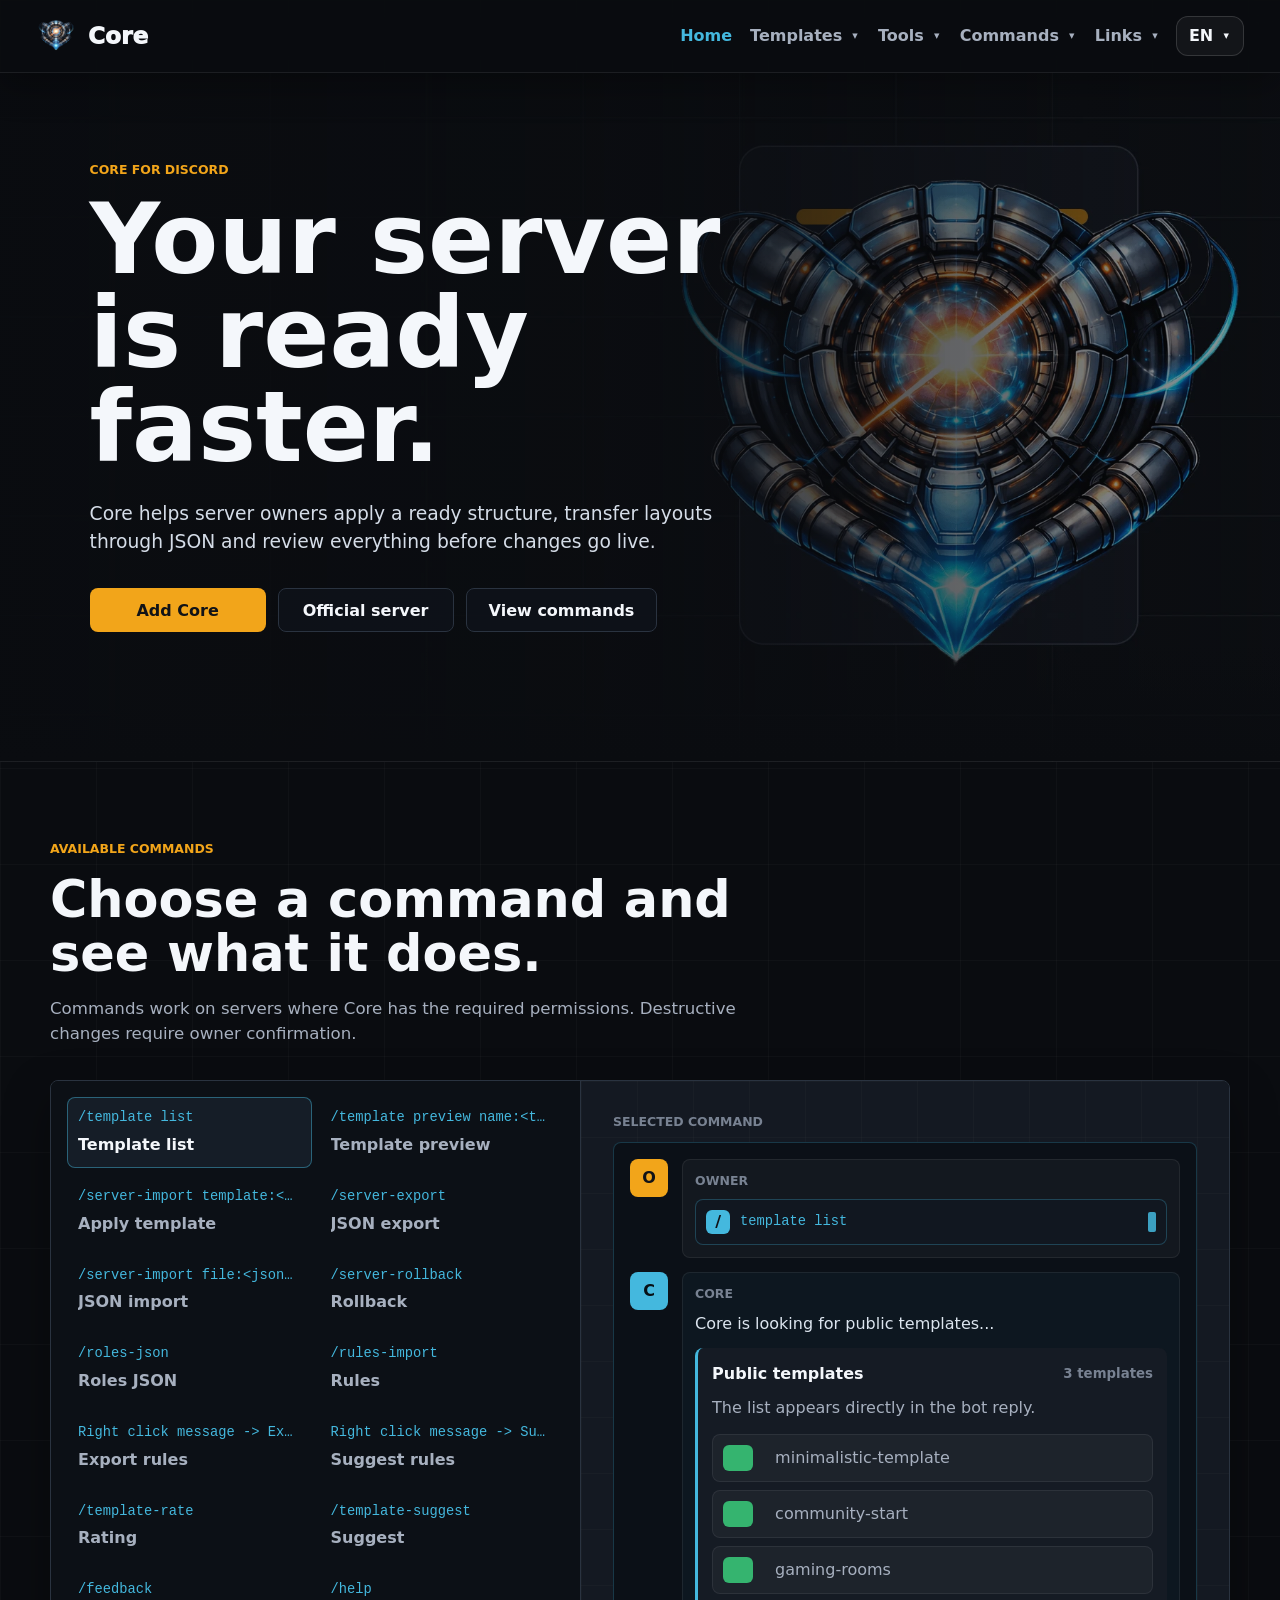
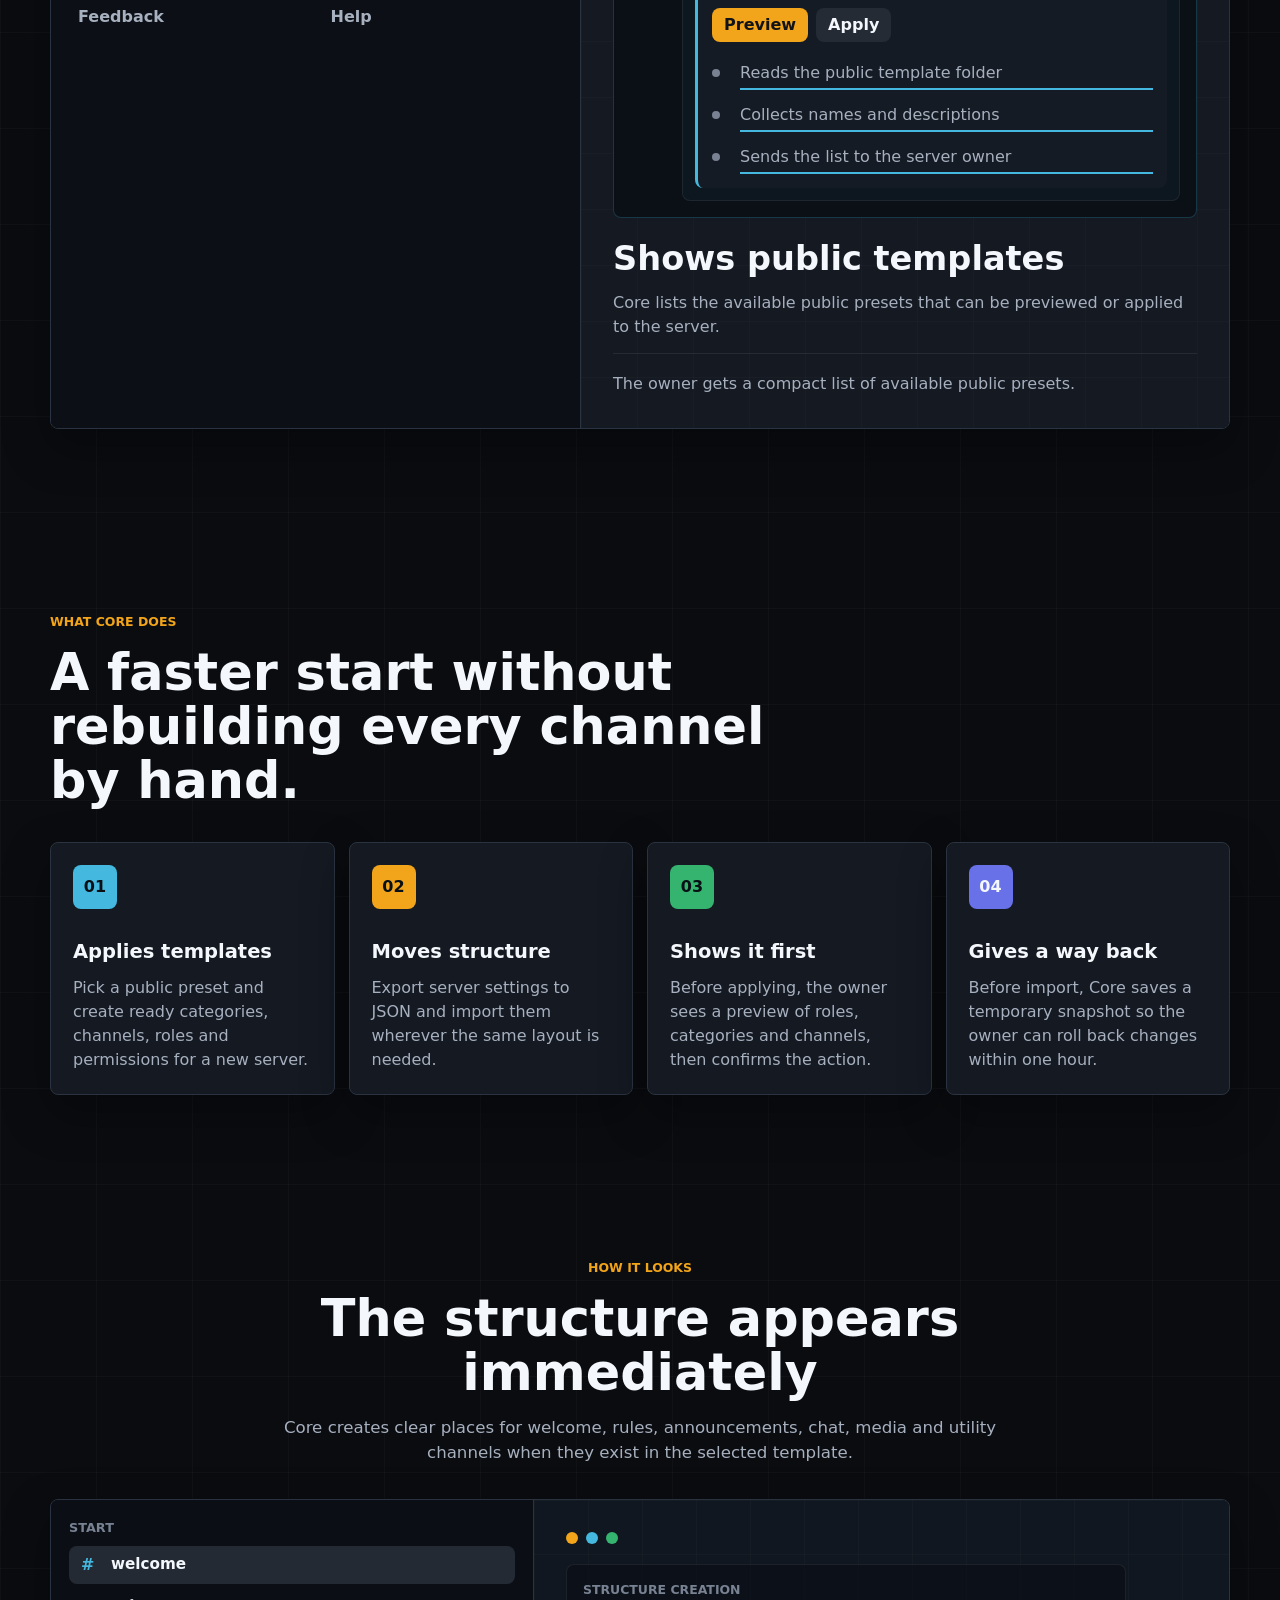
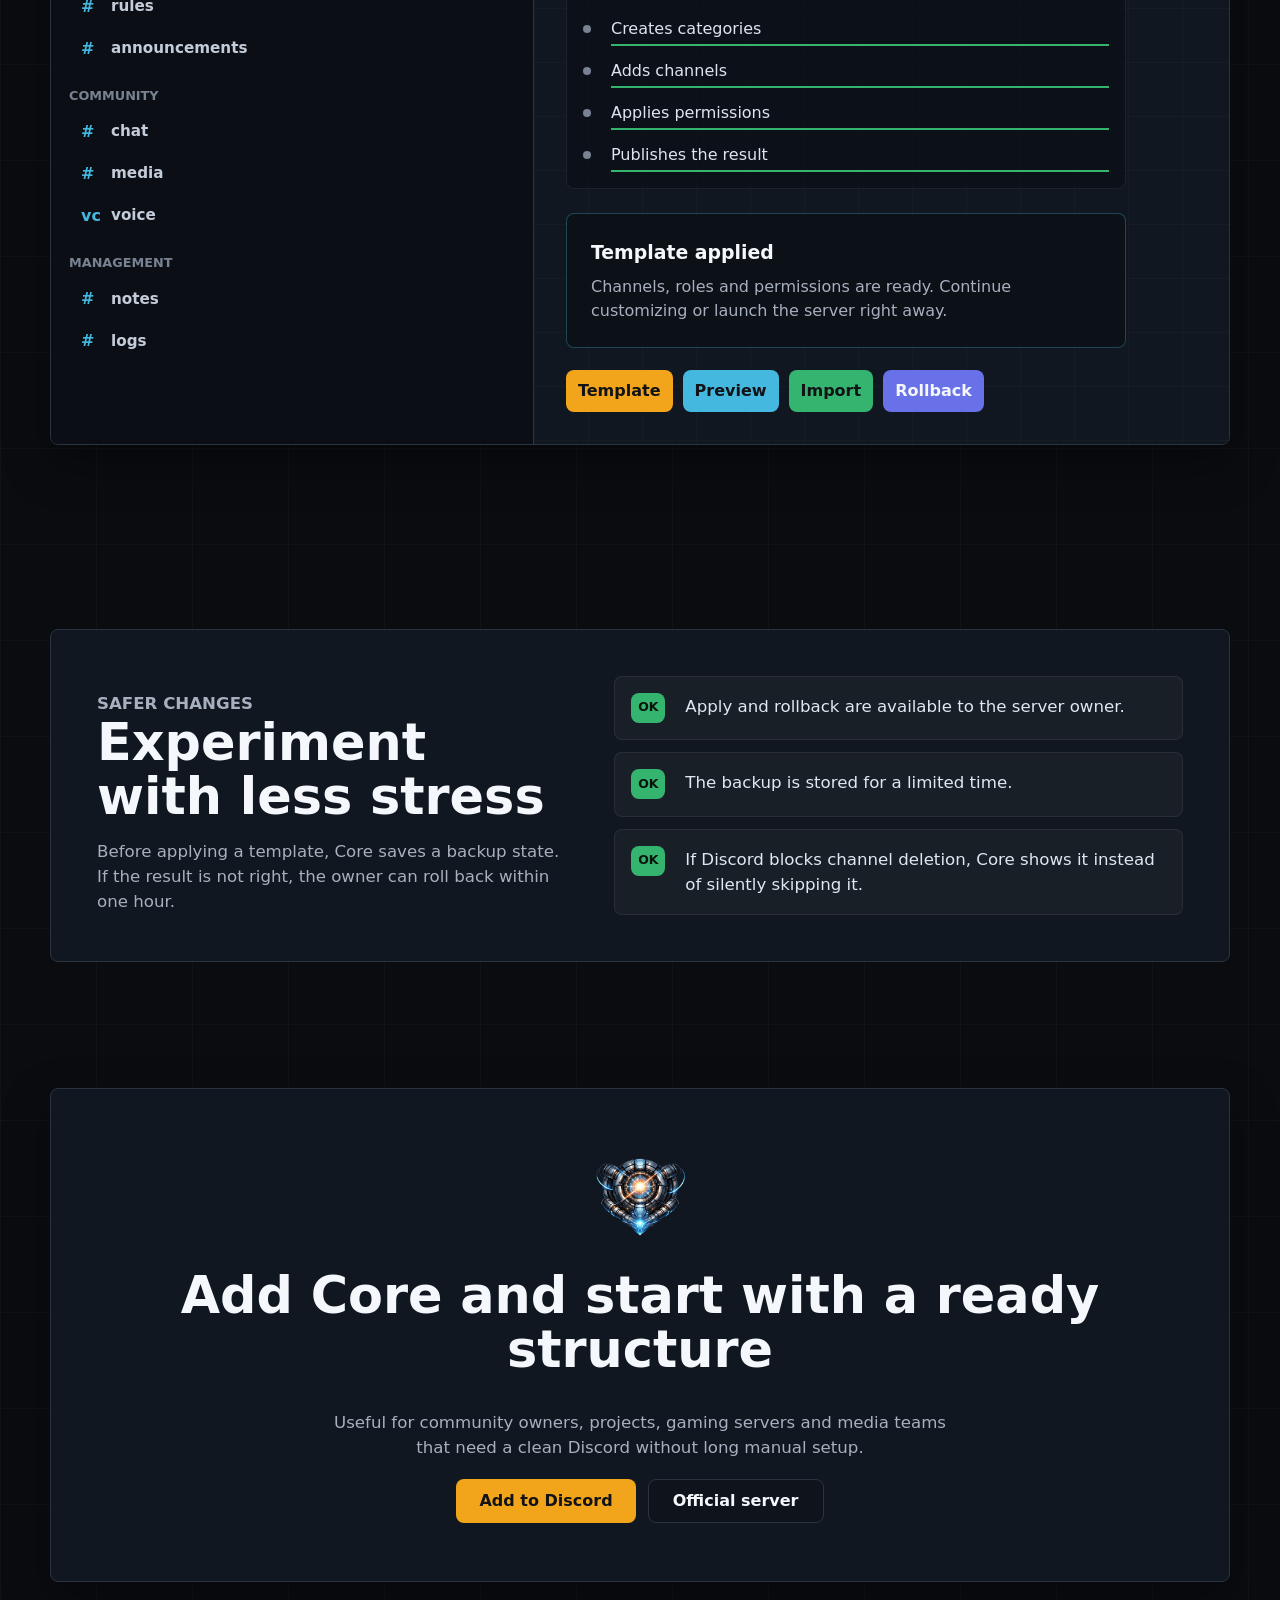
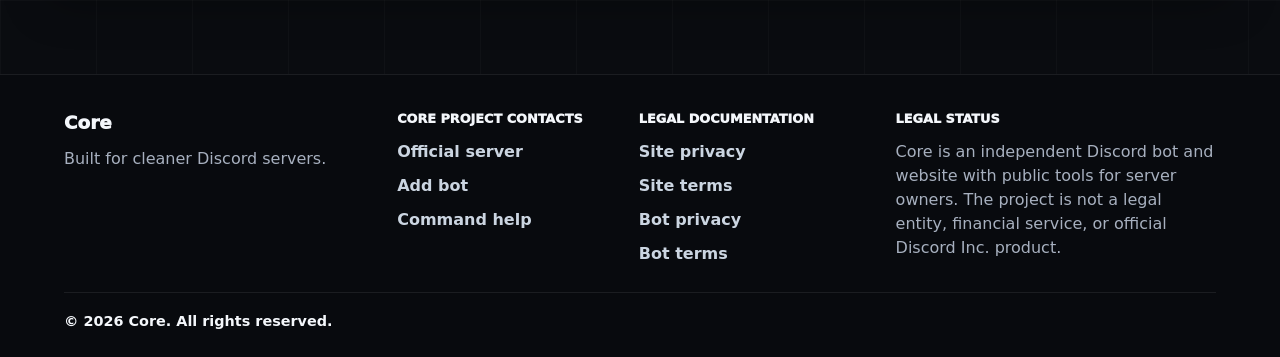
<file: index.html>
<!doctype html>
<html lang="ru">
  <head>
    <meta charset="utf-8">
    <meta name="viewport" content="width=device-width, initial-scale=1">
    <title>Core - Discord server builder</title>
    <meta name="description" content="Core helps Discord server owners use public templates, import and export server layouts, preview changes and roll back safely.">
    <meta name="theme-color" content="#0c0e12">
    <meta property="og:title" content="Core - Discord server builder">
    <meta property="og:description" content="Public Discord templates, server layout import/export, preview and one-hour rollback.">
    <meta property="og:image" content="assets/hero-core.webp">
    <meta property="og:type" content="website">
    <link rel="icon" href="assets/favicon.png">
    <link rel="stylesheet" href="assets/styles.css">
  </head>
  <body>
    <header class="navbar">
      <div class="navbar-container">
        <a class="logo-section" href="#top" aria-label="Core">
          <img src="assets/core-mark.png" alt="" class="navbar-avatar" width="40" height="40">
          <span class="logo">Core</span>
        </a>

        <button class="menu-toggle" type="button" data-menu-toggle aria-label="Open navigation" aria-controls="core-nav-menu" aria-expanded="false">
          <span></span>
          <span></span>
          <span></span>
        </button>

        <ul class="nav-menu" id="core-nav-menu" data-nav-menu>
          <li class="menu-back-item">
            <button class="menu-back-btn" type="button" data-menu-close>
              <span aria-hidden="true">←</span>
              <span data-i18n="nav.back">Назад</span>
            </button>
          </li>
          <li class="nav-item">
            <a class="nav-link is-active" href="#top" data-i18n="nav.home">Главная</a>
          </li>
          <li class="nav-item has-dropdown">
            <button class="dropdown-toggle" type="button" aria-expanded="false">
              <span data-i18n="nav.templates">Шаблоны</span>
              <span class="dropdown-arrow" aria-hidden="true">▾</span>
            </button>
            <ul class="dropdown-menu">
              <li><a class="dropdown-link" href="templates/" data-i18n="nav.catalog">Каталог</a></li>
              <li><a class="dropdown-link" href="templates/" data-i18n="templates.groupServers">Серверные шаблоны</a></li>
              <li><a class="dropdown-link" href="templates/" data-i18n="templates.groupRoles">Ролевые шаблоны</a></li>
              <li><a class="dropdown-link" href="templates/" data-i18n="templates.groupRules">Шаблоны правил</a></li>
            </ul>
          </li>
          <li class="nav-item has-dropdown">
            <button class="dropdown-toggle" type="button" aria-expanded="false">
              <span data-i18n="nav.tools">Инструменты</span>
              <span class="dropdown-arrow" aria-hidden="true">▾</span>
            </button>
            <ul class="dropdown-menu">
              <li><a class="dropdown-link" href="symbols/" data-i18n="nav.symbols">Символы</a></li>
              <li><a class="dropdown-link" href="emoji/" data-i18n="nav.emoji">Emoji</a></li>
              <li><a class="dropdown-link" href="webhooks/" data-i18n="nav.webhooks">Вебхуки</a></li>
            </ul>
          </li>
          <li class="nav-item has-dropdown">
            <button class="dropdown-toggle" type="button" aria-expanded="false">
              <span data-i18n="nav.commands">Команды</span>
              <span class="dropdown-arrow" aria-hidden="true">▾</span>
            </button>
            <ul class="dropdown-menu">
              <li><a class="dropdown-link" href="commands/" data-i18n="nav.help">Справка</a></li>
              <li><a class="dropdown-link" href="#commands" data-i18n="nav.commands">Команды</a></li>
              <li><a class="dropdown-link" href="#benefits" data-i18n="nav.benefits">Возможности</a></li>
              <li><a class="dropdown-link" href="#preview" data-i18n="nav.preview">Превью</a></li>
              <li><a class="dropdown-link" href="#safety" data-i18n="nav.safety">Откат</a></li>
            </ul>
          </li>
          <li class="nav-item has-dropdown">
            <button class="dropdown-toggle" type="button" aria-expanded="false">
              <span data-i18n="nav.links">Ссылки</span>
              <span class="dropdown-arrow" aria-hidden="true">▾</span>
            </button>
            <ul class="dropdown-menu dropdown-menu-right">
              <li><a class="dropdown-link" data-i18n="nav.server" data-official-server-url href="https://discord.gg/FjfZkHEuyv">Сервер</a></li>
              <li><a class="dropdown-link dropdown-link-accent" data-i18n="nav.add" href="https://discord.com/oauth2/authorize?client_id=1499785495264104688&permissions=8&integration_type=0&scope=bot&response_type=code&redirect_uri=https%3A%2F%2Fnovogrey.github.io%2FCore%2Fadded%2F">Добавить</a></li>
            </ul>
          </li>
          <li class="nav-item has-dropdown language-selector">
            <button class="dropdown-toggle lang-toggle" type="button" aria-expanded="false">
              <span data-active-language>RU</span>
              <span class="dropdown-arrow" aria-hidden="true">▾</span>
            </button>
            <ul class="dropdown-menu dropdown-menu-right language-menu" role="group" aria-label="Language">
              <li><button type="button" class="language-button is-active" data-lang="ru" aria-pressed="true">RU</button></li>
              <li><button type="button" class="language-button" data-lang="en" aria-pressed="false">EN</button></li>
              <li><button type="button" class="language-button" data-lang="ua" aria-pressed="false">UA</button></li>
              <li><button type="button" class="language-button" data-lang="de" aria-pressed="false">DE</button></li>
            </ul>
          </li>
        </ul>
      </div>
    </header>

    <main id="top">
      <section class="hero">
        <div class="hero-content" data-reveal>
          <p class="eyebrow" data-i18n="hero.eyebrow">Core for Discord</p>
          <h1 data-i18n="hero.title">Сервер готов быстрее.</h1>
          <p class="hero-copy" data-i18n="hero.copy">Core помогает владельцу сервера быстро поставить готовую структуру, перенести оформление через JSON и проверить всё перед применением.</p>
          <div class="hero-actions">
            <a class="button primary" data-i18n="hero.add" href="https://discord.com/oauth2/authorize?client_id=1499785495264104688&permissions=8&integration_type=0&scope=bot&response_type=code&redirect_uri=https%3A%2F%2Fnovogrey.github.io%2FCore%2Fadded%2F">Добавить Core</a>
            <a class="button secondary" data-i18n="hero.server" data-official-server-url href="https://discord.gg/FjfZkHEuyv">Официальный сервер</a>
            <a class="button secondary" data-i18n="hero.commands" href="#commands">Посмотреть команды</a>
          </div>
        </div>
      </section>

      <section class="section commands-section" id="commands">
        <div class="section-heading" data-reveal>
          <p class="eyebrow" data-i18n="commands.eyebrow">Доступные команды</p>
          <h2 data-i18n="commands.title">Выбери команду и посмотри, что она делает.</h2>
          <p data-i18n="commands.copy">Команды работают на серверах, где Core добавлен с нужными правами. Опасные действия требуют подтверждения владельца сервера.</p>
        </div>

        <div class="command-shell" data-reveal>
          <div class="command-list" role="tablist" aria-label="Core commands">
            <button type="button" class="command-button is-active" data-command="templateList" role="tab" aria-selected="true" aria-controls="command-detail">
              <code>/template list</code>
              <span>Список шаблонов</span>
            </button>
            <button type="button" class="command-button" data-command="templatePreview" role="tab" aria-selected="false" aria-controls="command-detail">
              <code>/template preview</code>
              <span>Превью шаблона</span>
            </button>
            <button type="button" class="command-button" data-command="templateSend" role="tab" aria-selected="false" aria-controls="command-detail">
              <code>/server-import template</code>
              <span>Применить шаблон</span>
            </button>
            <button type="button" class="command-button" data-command="serverExport" role="tab" aria-selected="false" aria-controls="command-detail">
              <code>/server-export</code>
              <span>Экспорт JSON</span>
            </button>
            <button type="button" class="command-button" data-command="serverImport" role="tab" aria-selected="false" aria-controls="command-detail">
              <code>/server-import</code>
              <span>Импорт JSON</span>
            </button>
            <button type="button" class="command-button" data-command="serverRollback" role="tab" aria-selected="false" aria-controls="command-detail">
              <code>/server-rollback</code>
              <span>Откат</span>
            </button>
            <button type="button" class="command-button" data-command="rolesJson" role="tab" aria-selected="false" aria-controls="command-detail">
              <code>/roles-json</code>
              <span>Роли JSON</span>
            </button>
            <button type="button" class="command-button" data-command="rulesImport" role="tab" aria-selected="false" aria-controls="command-detail">
              <code>/rules-import</code>
              <span>Правила</span>
            </button>
            <button type="button" class="command-button" data-command="rulesJsonExport" role="tab" aria-selected="false" aria-controls="command-detail">
              <code>ПКМ: rules JSON</code>
              <span>Экспорт правил</span>
            </button>
            <button type="button" class="command-button" data-command="ruleTemplateSuggest" role="tab" aria-selected="false" aria-controls="command-detail">
              <code>ПКМ: suggest rules</code>
              <span>Предложить правила</span>
            </button>
            <button type="button" class="command-button" data-command="templateRate" role="tab" aria-selected="false" aria-controls="command-detail">
              <code>/template-rate</code>
              <span>Оценка</span>
            </button>
            <button type="button" class="command-button" data-command="templateSuggest" role="tab" aria-selected="false" aria-controls="command-detail">
              <code>/template-suggest</code>
              <span>Предложить</span>
            </button>
            <button type="button" class="command-button" data-command="feedback" role="tab" aria-selected="false" aria-controls="command-detail">
              <code>/feedback</code>
              <span>Фидбек</span>
            </button>
            <button type="button" class="command-button" data-command="help" role="tab" aria-selected="false" aria-controls="command-detail">
              <code>/help</code>
              <span>Помощь</span>
            </button>
          </div>

          <div class="command-panel" id="command-detail" role="tabpanel" aria-live="polite">
            <p class="panel-kicker" data-i18n="commands.selected">Выбрана команда</p>
            <div class="live-simulation" aria-hidden="true">
              <div class="sim-row sim-user-row">
                <div class="sim-avatar" data-sim-owner-avatar>U</div>
                <div class="sim-bubble">
                  <span class="sim-name" data-sim-owner>Владелец</span>
                  <div class="slash-input">
                    <span class="slash-icon">/</span>
                    <code class="command-name typed-command" data-typed-command>template list</code>
                    <span class="typing-cursor"></span>
                  </div>
                </div>
              </div>

              <div class="sim-row sim-bot-row">
                <div class="sim-avatar sim-core">C</div>
                <div class="sim-bubble sim-bot-bubble">
                  <span class="sim-name" data-sim-bot>Core</span>
                  <div class="sim-status" data-sim-status>Core выполняет команду...</div>
                  <div class="sim-card">
                    <div class="sim-card-head">
                      <strong data-sim-card-title>Публичные шаблоны</strong>
                      <small data-sim-card-meta>templates</small>
                    </div>
                    <p data-sim-card-copy>Core показывает доступные заготовки.</p>
                    <div class="sim-artifact" data-sim-artifact></div>
                    <div class="sim-actions" data-sim-actions></div>
                    <div class="sim-progress">
                      <div class="sim-progress-line">
                        <span></span>
                        <p data-command-step="0">Читает папку публичных шаблонов</p>
                        <i></i>
                      </div>
                      <div class="sim-progress-line">
                        <span></span>
                        <p data-command-step="1">Собирает названия и описания</p>
                        <i></i>
                      </div>
                      <div class="sim-progress-line">
                        <span></span>
                        <p data-command-step="2">Отправляет список владельцу сервера</p>
                        <i></i>
                      </div>
                    </div>
                  </div>
                </div>
              </div>
            </div>
            <h3 class="command-title">Показывает публичные шаблоны</h3>
            <p class="command-description">Core выводит доступные заготовки, которые можно посмотреть или применить на сервере.</p>
            <p class="command-result">На выходе владелец видит короткий список доступных публичных заготовок.</p>
          </div>
        </div>
      </section>

      <section class="section benefit-section" id="benefits">
        <div class="section-heading" data-reveal>
          <p class="eyebrow" data-i18n="benefits.eyebrow">Что умеет Core</p>
          <h2 data-i18n="benefits.title">Быстрый старт без ручной сборки каждого канала.</h2>
        </div>

        <div class="benefit-grid">
          <article class="benefit-card" data-reveal>
            <span class="benefit-icon">01</span>
            <h3 data-i18n="benefits.build.title">Ставит шаблон</h3>
            <p data-i18n="benefits.build.copy">Выбирай публичную заготовку и применяй готовые категории, каналы, роли и права под новый сервер.</p>
          </article>
          <article class="benefit-card" data-reveal>
            <span class="benefit-icon">02</span>
            <h3 data-i18n="benefits.transfer.title">Переносит структуру</h3>
            <p data-i18n="benefits.transfer.copy">Экспортируй настройки сервера в JSON и импортируй их там, где нужно повторить оформление.</p>
          </article>
          <article class="benefit-card" data-reveal>
            <span class="benefit-icon">03</span>
            <h3 data-i18n="benefits.protect.title">Показывает заранее</h3>
            <p data-i18n="benefits.protect.copy">Перед применением владелец видит превью ролей, категорий и каналов, а затем подтверждает действие.</p>
          </article>
          <article class="benefit-card" data-reveal>
            <span class="benefit-icon">04</span>
            <h3 data-i18n="benefits.restore.title">Даёт путь назад</h3>
            <p data-i18n="benefits.restore.copy">Перед импортом Core сохраняет временный снимок, чтобы владелец мог откатить изменения в течение часа.</p>
          </article>
        </div>
      </section>

      <section class="section preview-section" id="preview">
        <div class="section-heading centered" data-reveal>
          <p class="eyebrow" data-i18n="preview.eyebrow">Как это выглядит</p>
          <h2 data-i18n="preview.title">Структура появляется сразу</h2>
          <p data-i18n="preview.copy">Core создаёт понятные места для приветствия, правил, объявлений, общения, медиа и служебных каналов, если они есть в выбранном шаблоне.</p>
        </div>

        <div class="server-demo" data-reveal>
          <div class="server-sidebar">
            <div class="demo-category" data-i18n="demo.category1">Старт</div>
            <div class="demo-row active"><span>#</span><strong data-i18n="demo.channel1">добро-пожаловать</strong></div>
            <div class="demo-row"><span>#</span><strong data-i18n="demo.channel2">правила</strong></div>
            <div class="demo-row"><span>#</span><strong data-i18n="demo.channel3">объявления</strong></div>
            <div class="demo-category" data-i18n="demo.category2">Общение</div>
            <div class="demo-row"><span>#</span><strong data-i18n="demo.channel4">чат</strong></div>
            <div class="demo-row"><span>#</span><strong data-i18n="demo.channel5">медиа</strong></div>
            <div class="demo-row"><span>vc</span><strong data-i18n="demo.channel6">голосовой</strong></div>
            <div class="demo-category" data-i18n="demo.category3">Управление</div>
            <div class="demo-row"><span>#</span><strong data-i18n="demo.channel7">заметки</strong></div>
            <div class="demo-row"><span>#</span><strong data-i18n="demo.channel8">логи</strong></div>
          </div>

          <div class="demo-content">
            <div class="demo-window-bar">
              <span></span>
              <span></span>
              <span></span>
            </div>
            <div class="build-console" aria-hidden="true">
              <div class="build-console-title" data-i18n="demo.buildTitle">Создание структуры</div>
              <div class="build-task">
                <span></span>
                <p data-i18n="demo.buildStep1">Создаёт категории</p>
                <i></i>
              </div>
              <div class="build-task">
                <span></span>
                <p data-i18n="demo.buildStep2">Добавляет каналы</p>
                <i></i>
              </div>
              <div class="build-task">
                <span></span>
                <p data-i18n="demo.buildStep3">Расставляет права</p>
                <i></i>
              </div>
              <div class="build-task">
                <span></span>
                <p data-i18n="demo.buildStep4">Публикует результат</p>
                <i></i>
              </div>
            </div>
            <div class="demo-message primary-message">
              <strong data-i18n="demo.messageTitle">Шаблон применён</strong>
              <p data-i18n="demo.messageCopy">Каналы, роли и права созданы. Сервер можно настроить дальше или сразу запускать.</p>
            </div>
            <div class="demo-pills">
              <span data-i18n="demo.pill1">Шаблон</span>
              <span data-i18n="demo.pill2">Превью</span>
              <span data-i18n="demo.pill3">Импорт</span>
              <span data-i18n="demo.pill4">Откат</span>
            </div>
          </div>
        </div>
      </section>

      <section class="section safety-section" id="safety">
        <div class="safety-panel" data-reveal>
          <div>
            <p class="eyebrow" data-i18n="safety.eyebrow">Спокойные изменения</p>
            <h2 data-i18n="safety.title">Можно пробовать смелее</h2>
            <p data-i18n="safety.copy">Перед применением шаблона Core сохраняет резервное состояние сервера. Если результат не подошёл, владелец может откатиться в течение часа.</p>
          </div>
          <div class="safety-list">
            <div>
              <span>OK</span>
              <p data-i18n="safety.item1">Применение и откат доступны владельцу сервера.</p>
            </div>
            <div>
              <span>OK</span>
              <p data-i18n="safety.item2">Резервная копия хранится ограниченное время.</p>
            </div>
            <div>
              <span>OK</span>
              <p data-i18n="safety.item3">Если Discord не даёт удалить канал, Core сообщает об этом вместо тихого пропуска.</p>
            </div>
          </div>
        </div>
      </section>

      <section class="section final-section">
        <div class="final-card" data-reveal>
          <img src="assets/core-mark.png" alt="" width="104" height="104">
          <h2 data-i18n="final.title">Добавь Core и начни с готовой структуры</h2>
          <p data-i18n="final.copy">Подходит владельцам сообществ, проектов, игровых серверов и медиа-команд, которым нужен аккуратный Discord без долгой ручной сборки.</p>
          <div class="final-actions">
            <a class="button primary" data-i18n="final.add" href="https://discord.com/oauth2/authorize?client_id=1499785495264104688&permissions=8&integration_type=0&scope=bot&response_type=code&redirect_uri=https%3A%2F%2Fnovogrey.github.io%2FCore%2Fadded%2F">Добавить в Discord</a>
            <a class="button secondary" data-i18n="final.server" data-official-server-url href="https://discord.gg/FjfZkHEuyv">Официальный сервер</a>
          </div>
        </div>
      </section>
    </main>

    <footer class="site-footer">
      <span>Core</span>
      <span data-i18n="footer.text">Built for cleaner Discord servers.</span>
      <nav class="footer-links" aria-label="Legal">
        <a class="footer-link" data-i18n="footer.server" data-official-server-url href="https://discord.gg/FjfZkHEuyv">Official server</a>
        <a class="footer-link" data-i18n="footer.sitePrivacy" href="site-privacy/">Site privacy</a>
        <a class="footer-link" data-i18n="footer.siteTerms" href="site-terms/">Site terms</a>
        <a class="footer-link" data-i18n="footer.botPrivacy" href="bot-privacy/">Bot privacy</a>
        <a class="footer-link" data-i18n="footer.botTerms" href="bot-terms/">Bot terms</a>
      </nav>
    </footer>

    <script src="assets/site-config.js"></script>
    <script src="assets/app.js"></script>
  </body>
</html>
</file>
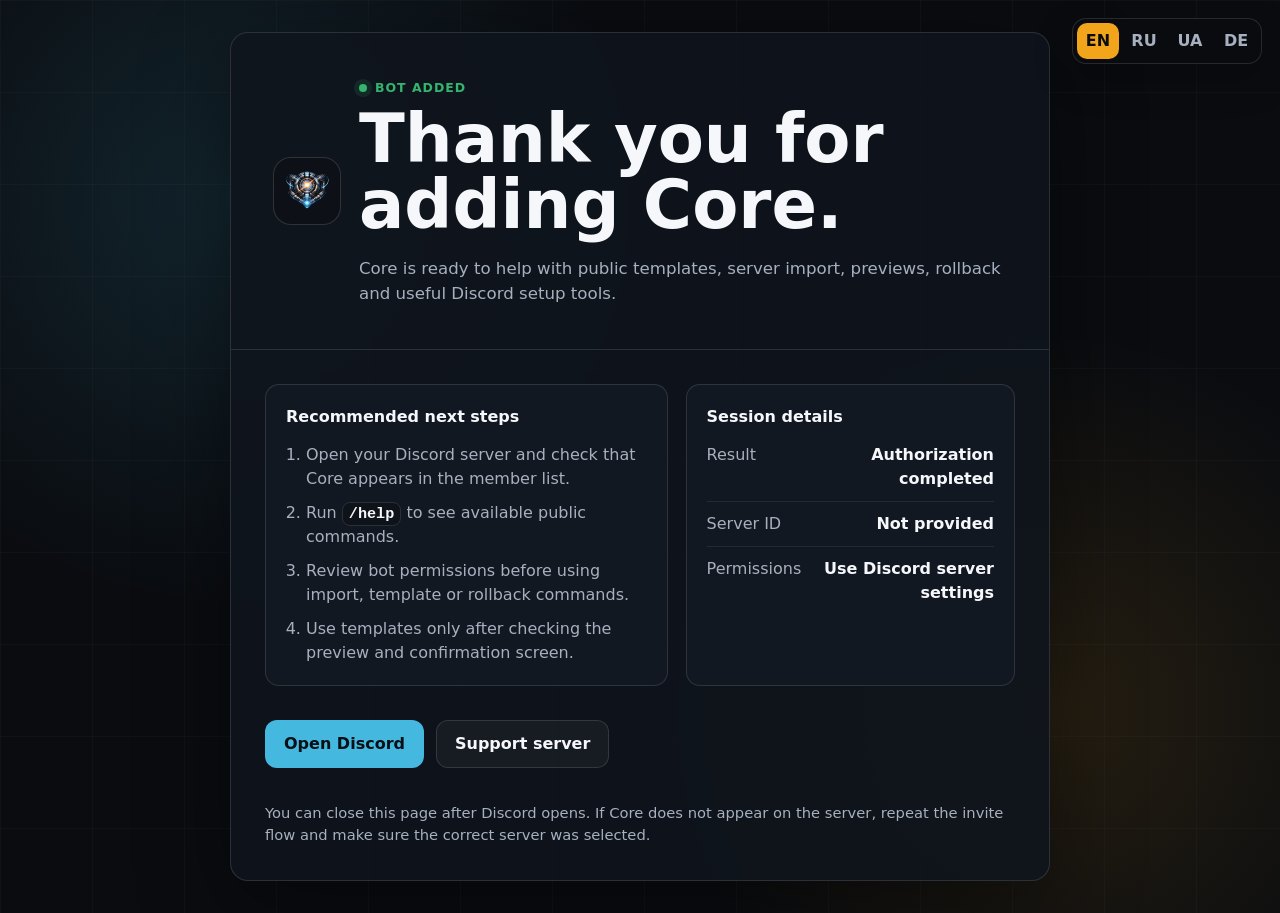
<file: added/index.html>
<!doctype html>
<html lang="en">
  <head>
    <meta charset="utf-8">
    <meta name="viewport" content="width=device-width, initial-scale=1">
    <meta name="robots" content="noindex,nofollow">
    <meta name="theme-color" content="#0a0c10">
    <title>Core added to Discord</title>
    <meta name="description" content="Core has been added to your Discord server.">
    <link rel="icon" href="../assets/favicon.png">
    <style>
      :root {
        color-scheme: dark;
        --bg: #0a0c10;
        --panel: #10151d;
        --panel-2: #151b25;
        --line: rgba(255, 255, 255, 0.12);
        --text: #f5f7fb;
        --muted: #a7b0bf;
        --accent: #44b8de;
        --accent-2: #f2a51a;
        --ok: #35b46f;
      }

      * {
        box-sizing: border-box;
      }

      html,
      body {
        min-height: 100%;
      }

      body {
        margin: 0;
        display: grid;
        place-items: center;
        min-height: 100vh;
        padding: 32px;
        background:
          linear-gradient(rgba(255, 255, 255, 0.025) 1px, transparent 1px),
          linear-gradient(90deg, rgba(255, 255, 255, 0.025) 1px, transparent 1px),
          radial-gradient(circle at 18% 22%, rgba(68, 184, 222, 0.14), transparent 32%),
          radial-gradient(circle at 82% 78%, rgba(242, 165, 26, 0.12), transparent 30%),
          var(--bg);
        background-size: 92px 92px, 92px 92px, auto, auto, auto;
        color: var(--text);
        font-family: Inter, ui-sans-serif, system-ui, -apple-system, BlinkMacSystemFont, "Segoe UI", sans-serif;
        line-height: 1.5;
      }

      .language-switcher {
        position: fixed;
        top: 18px;
        right: 18px;
        z-index: 5;
        display: inline-flex;
        gap: 4px;
        border: 1px solid var(--line);
        border-radius: 14px;
        background: rgba(10, 12, 16, 0.84);
        padding: 4px;
        backdrop-filter: blur(12px);
        box-shadow: 0 14px 40px rgba(0, 0, 0, 0.24);
      }

      .language-switcher button {
        min-width: 42px;
        height: 36px;
        border: 0;
        border-radius: 10px;
        background: transparent;
        color: var(--muted);
        cursor: pointer;
        font: inherit;
        font-weight: 900;
      }

      .language-switcher button.is-active {
        background: var(--accent-2);
        color: #0b0d10;
      }

      main {
        width: min(820px, 100%);
      }

      .panel {
        overflow: hidden;
        border: 1px solid var(--line);
        border-radius: 18px;
        background: rgba(16, 21, 29, 0.92);
        box-shadow: 0 26px 90px rgba(0, 0, 0, 0.42);
        animation: enter 520ms ease both;
      }

      .top {
        display: grid;
        grid-template-columns: auto 1fr;
        gap: 18px;
        align-items: center;
        padding: clamp(26px, 5vw, 42px);
        border-bottom: 1px solid var(--line);
      }

      .mark {
        width: 68px;
        height: 68px;
        border-radius: 18px;
        border: 1px solid rgba(255, 255, 255, 0.14);
        background: #0d1117;
        object-fit: contain;
        padding: 8px;
      }

      .status {
        display: inline-flex;
        align-items: center;
        gap: 8px;
        margin: 0 0 10px;
        color: var(--ok);
        font-size: 0.78rem;
        font-weight: 900;
        letter-spacing: 0.08em;
        text-transform: uppercase;
      }

      .status::before {
        content: "";
        width: 8px;
        height: 8px;
        border-radius: 999px;
        background: var(--ok);
        box-shadow: 0 0 0 5px rgba(53, 180, 111, 0.13);
      }

      h1 {
        margin: 0;
        font-size: clamp(2rem, 6vw, 4.2rem);
        line-height: 0.98;
        letter-spacing: 0;
      }

      .copy {
        margin: 18px 0 0;
        max-width: 690px;
        color: var(--muted);
        font-size: 1.04rem;
      }

      .body {
        display: grid;
        grid-template-columns: 1.1fr 0.9fr;
        gap: 18px;
        padding: clamp(22px, 4vw, 34px);
      }

      .card {
        border: 1px solid var(--line);
        border-radius: 14px;
        background: rgba(21, 27, 37, 0.72);
        padding: 20px;
      }

      h2 {
        margin: 0 0 14px;
        font-size: 1rem;
      }

      ol,
      ul {
        margin: 0;
        padding-left: 20px;
        color: var(--muted);
      }

      li + li {
        margin-top: 10px;
      }

      code {
        border: 1px solid rgba(255, 255, 255, 0.12);
        border-radius: 8px;
        background: rgba(0, 0, 0, 0.2);
        color: var(--text);
        font: 700 0.95em ui-monospace, SFMono-Regular, Menlo, Consolas, monospace;
        padding: 2px 6px;
      }

      .details {
        display: grid;
        gap: 10px;
      }

      .detail {
        display: flex;
        justify-content: space-between;
        gap: 16px;
        border-bottom: 1px solid rgba(255, 255, 255, 0.08);
        padding-bottom: 10px;
        color: var(--muted);
      }

      .detail:last-child {
        border-bottom: 0;
        padding-bottom: 0;
      }

      .detail strong {
        color: var(--text);
        text-align: right;
      }

      .actions {
        display: flex;
        flex-wrap: wrap;
        gap: 12px;
        padding: 0 clamp(22px, 4vw, 34px) clamp(24px, 4vw, 34px);
      }

      .button {
        display: inline-flex;
        align-items: center;
        justify-content: center;
        min-height: 48px;
        border: 1px solid var(--line);
        border-radius: 12px;
        padding: 0 18px;
        color: var(--text);
        font-weight: 900;
        text-decoration: none;
      }

      .button.primary {
        border-color: transparent;
        background: var(--accent);
        color: #071015;
      }

      .button.secondary {
        background: rgba(255, 255, 255, 0.04);
      }

      .note {
        margin: 0;
        padding: 0 clamp(22px, 4vw, 34px) clamp(24px, 4vw, 34px);
        color: var(--muted);
        font-size: 0.92rem;
      }

      @keyframes enter {
        from {
          opacity: 0;
          transform: translateY(16px);
        }

        to {
          opacity: 1;
          transform: translateY(0);
        }
      }

      @media (max-width: 760px) {
        body {
          padding: 76px 18px 18px;
        }

        .language-switcher {
          top: 14px;
          right: 14px;
        }

        .top,
        .body {
          grid-template-columns: 1fr;
        }

        .mark {
          width: 58px;
          height: 58px;
        }

        .detail {
          display: grid;
        }

        .detail strong {
          text-align: left;
        }
      }
    </style>
  </head>
  <body>
    <div class="language-switcher" aria-label="Language">
      <button class="is-active" type="button" data-lang="en" aria-pressed="true">EN</button>
      <button type="button" data-lang="ru" aria-pressed="false">RU</button>
      <button type="button" data-lang="ua" aria-pressed="false">UA</button>
      <button type="button" data-lang="de" aria-pressed="false">DE</button>
    </div>

    <main>
      <section class="panel" aria-labelledby="page-title">
        <div class="top">
          <img class="mark" src="../assets/core-mark.png" alt="" width="68" height="68">
          <div>
            <p class="status" data-i18n="status" data-status>Bot added</p>
            <h1 id="page-title" data-i18n="title" data-title>Thank you for adding Core.</h1>
            <p class="copy" data-i18n="copy" data-copy>
              Core is ready to help with public templates, server import, previews, rollback and useful Discord setup tools.
            </p>
          </div>
        </div>

        <div class="body">
          <article class="card">
            <h2 data-i18n="stepsTitle">Recommended next steps</h2>
            <ol>
              <li data-i18n-html="step1">Open your Discord server and check that Core appears in the member list.</li>
              <li data-i18n-html="step2">Run <code>/help</code> to see available public commands.</li>
              <li data-i18n-html="step3">Review bot permissions before using import, template or rollback commands.</li>
              <li data-i18n-html="step4">Use templates only after checking the preview and confirmation screen.</li>
            </ol>
          </article>

          <article class="card">
            <h2 data-i18n="detailsTitle">Session details</h2>
            <div class="details">
              <div class="detail">
                <span data-i18n="resultLabel">Result</span>
                <strong data-result>Authorization completed</strong>
              </div>
              <div class="detail">
                <span data-i18n="guildLabel">Server ID</span>
                <strong data-guild-id>Not provided</strong>
              </div>
              <div class="detail">
                <span data-i18n="permissionsLabel">Permissions</span>
                <strong data-permissions>Use Discord server settings</strong>
              </div>
            </div>
          </article>
        </div>

        <div class="actions">
          <a class="button primary" data-i18n="openDiscord" href="https://discord.com/channels/@me">Open Discord</a>
          <a class="button secondary" data-i18n="supportServer" href="https://discord.gg/FjfZkHEuyv">Support server</a>
        </div>

        <p class="note" data-i18n="note">
          You can close this page after Discord opens. If Core does not appear on the server, repeat the invite flow and make sure the correct server was selected.
        </p>
      </section>
    </main>

    <script>
      const translations = {
        en: {
          metaTitle: 'Core added to Discord',
          metaDescription: 'Core has been added to your Discord server.',
          status: 'Bot added',
          title: 'Thank you for adding Core.',
          copy: 'Core is ready to help with public templates, server import, previews, rollback and useful Discord setup tools.',
          stepsTitle: 'Recommended next steps',
          step1: 'Open your Discord server and check that Core appears in the member list.',
          step2: 'Run <code>/help</code> to see available public commands.',
          step3: 'Review bot permissions before using import, template or rollback commands.',
          step4: 'Use templates only after checking the preview and confirmation screen.',
          detailsTitle: 'Session details',
          resultLabel: 'Result',
          guildLabel: 'Server ID',
          permissionsLabel: 'Permissions',
          resultSuccess: 'Authorization completed',
          guildFallback: 'Not provided',
          permissionsFallback: 'Use Discord server settings',
          openDiscord: 'Open Discord',
          supportServer: 'Support server',
          note: 'You can close this page after Discord opens. If Core does not appear on the server, repeat the invite flow and make sure the correct server was selected.',
          errorStatus: 'Authorization stopped',
          errorTitle: 'Core was not added.',
          errorCopy: 'Discord did not complete the authorization flow.'
        },
        ru: {
          metaTitle: 'Core добавлен в Discord',
          metaDescription: 'Core был добавлен на ваш Discord-сервер.',
          status: 'Бот добавлен',
          title: 'Спасибо за добавление Core.',
          copy: 'Core готов помочь с публичными шаблонами, импортом сервера, предпросмотром, откатом и полезными инструментами настройки Discord.',
          stepsTitle: 'Что сделать дальше',
          step1: 'Откройте свой Discord-сервер и проверьте, что Core появился в списке участников.',
          step2: 'Введите <code>/help</code>, чтобы посмотреть доступные публичные команды.',
          step3: 'Проверьте права бота перед использованием импорта, шаблонов или отката.',
          step4: 'Применяйте шаблоны только после проверки предпросмотра и экрана подтверждения.',
          detailsTitle: 'Детали авторизации',
          resultLabel: 'Результат',
          guildLabel: 'ID сервера',
          permissionsLabel: 'Права',
          resultSuccess: 'Авторизация завершена',
          guildFallback: 'Не передан Discord',
          permissionsFallback: 'Проверьте настройки сервера Discord',
          openDiscord: 'Открыть Discord',
          supportServer: 'Сервер поддержки',
          note: 'Эту страницу можно закрыть после открытия Discord. Если Core не появился на сервере, повторите добавление и убедитесь, что выбран правильный сервер.',
          errorStatus: 'Авторизация остановлена',
          errorTitle: 'Core не был добавлен.',
          errorCopy: 'Discord не завершил процесс авторизации.'
        },
        ua: {
          metaTitle: 'Core додано в Discord',
          metaDescription: 'Core було додано на ваш Discord-сервер.',
          status: 'Бота додано',
          title: 'Дякуємо за додавання Core.',
          copy: 'Core готовий допомогти з публічними шаблонами, імпортом сервера, попереднім переглядом, відкатом і корисними інструментами налаштування Discord.',
          stepsTitle: 'Що зробити далі',
          step1: 'Відкрийте свій Discord-сервер і перевірте, що Core зʼявився у списку учасників.',
          step2: 'Введіть <code>/help</code>, щоб переглянути доступні публічні команди.',
          step3: 'Перевірте права бота перед використанням імпорту, шаблонів або відкату.',
          step4: 'Застосовуйте шаблони тільки після перевірки попереднього перегляду та екрана підтвердження.',
          detailsTitle: 'Деталі авторизації',
          resultLabel: 'Результат',
          guildLabel: 'ID сервера',
          permissionsLabel: 'Права',
          resultSuccess: 'Авторизацію завершено',
          guildFallback: 'Не передано Discord',
          permissionsFallback: 'Перевірте налаштування сервера Discord',
          openDiscord: 'Відкрити Discord',
          supportServer: 'Сервер підтримки',
          note: 'Цю сторінку можна закрити після відкриття Discord. Якщо Core не зʼявився на сервері, повторіть додавання і переконайтеся, що вибрано правильний сервер.',
          errorStatus: 'Авторизацію зупинено',
          errorTitle: 'Core не було додано.',
          errorCopy: 'Discord не завершив процес авторизації.'
        },
        de: {
          metaTitle: 'Core zu Discord hinzugefuegt',
          metaDescription: 'Core wurde zu Ihrem Discord-Server hinzugefuegt.',
          status: 'Bot hinzugefuegt',
          title: 'Danke fuer das Hinzufuegen von Core.',
          copy: 'Core ist bereit fuer oeffentliche Vorlagen, Server-Import, Vorschauen, Rollback und nuetzliche Discord-Werkzeuge.',
          stepsTitle: 'Empfohlene naechste Schritte',
          step1: 'Oeffnen Sie Ihren Discord-Server und pruefen Sie, ob Core in der Mitgliederliste erscheint.',
          step2: 'Fuehren Sie <code>/help</code> aus, um die oeffentlichen Befehle zu sehen.',
          step3: 'Pruefen Sie die Bot-Rechte vor Import-, Vorlagen- oder Rollback-Befehlen.',
          step4: 'Nutzen Sie Vorlagen erst nach Pruefung der Vorschau und des Bestaetigungsfensters.',
          detailsTitle: 'Sitzungsdetails',
          resultLabel: 'Ergebnis',
          guildLabel: 'Server-ID',
          permissionsLabel: 'Rechte',
          resultSuccess: 'Autorisierung abgeschlossen',
          guildFallback: 'Nicht von Discord uebergeben',
          permissionsFallback: 'Discord-Servereinstellungen pruefen',
          openDiscord: 'Discord oeffnen',
          supportServer: 'Support-Server',
          note: 'Sie koennen diese Seite schliessen, nachdem Discord geoeffnet wurde. Wenn Core nicht auf dem Server erscheint, wiederholen Sie den Invite-Ablauf und waehlen Sie den richtigen Server.',
          errorStatus: 'Autorisierung gestoppt',
          errorTitle: 'Core wurde nicht hinzugefuegt.',
          errorCopy: 'Discord hat den Autorisierungsvorgang nicht abgeschlossen.'
        }
      };

      const params = new URLSearchParams(window.location.search);
      const error = params.get('error');
      const errorDescription = params.get('error_description');
      const guildId = params.get('guild_id');
      const permissions = params.get('permissions');

      function getInitialLanguage() {
        const requested = String(params.get('lang') || '').toLowerCase();
        return translations[requested] ? requested : 'en';
      }

      function setText(selector, value) {
        const element = document.querySelector(selector);
        if (element) element.textContent = value;
      }

      function applyLanguage(language) {
        const dictionary = translations[language] || translations.en;

        document.documentElement.lang = language === 'ua' ? 'uk' : language;
        document.title = dictionary.metaTitle;
        document.querySelector('meta[name="description"]')?.setAttribute('content', dictionary.metaDescription);

        document.querySelectorAll('[data-i18n]').forEach((element) => {
          const key = element.dataset.i18n;
          if (dictionary[key]) element.textContent = dictionary[key];
        });

        document.querySelectorAll('[data-i18n-html]').forEach((element) => {
          const key = element.dataset.i18nHtml;
          if (dictionary[key]) element.innerHTML = dictionary[key];
        });

        setText('[data-result]', error ? error : dictionary.resultSuccess);
        setText('[data-guild-id]', guildId || dictionary.guildFallback);
        setText('[data-permissions]', permissions || dictionary.permissionsFallback);

        if (error) {
          setText('[data-status]', dictionary.errorStatus);
          setText('[data-title]', dictionary.errorTitle);
          setText('[data-copy]', errorDescription || dictionary.errorCopy);
        }

        document.querySelectorAll('[data-lang]').forEach((button) => {
          const isActive = button.dataset.lang === language;
          button.classList.toggle('is-active', isActive);
          button.setAttribute('aria-pressed', String(isActive));
        });
      }

      document.querySelectorAll('[data-lang]').forEach((button) => {
        button.addEventListener('click', () => applyLanguage(button.dataset.lang || 'en'));
      });

      applyLanguage(getInitialLanguage());
    </script>
  </body>
</html>
</file>
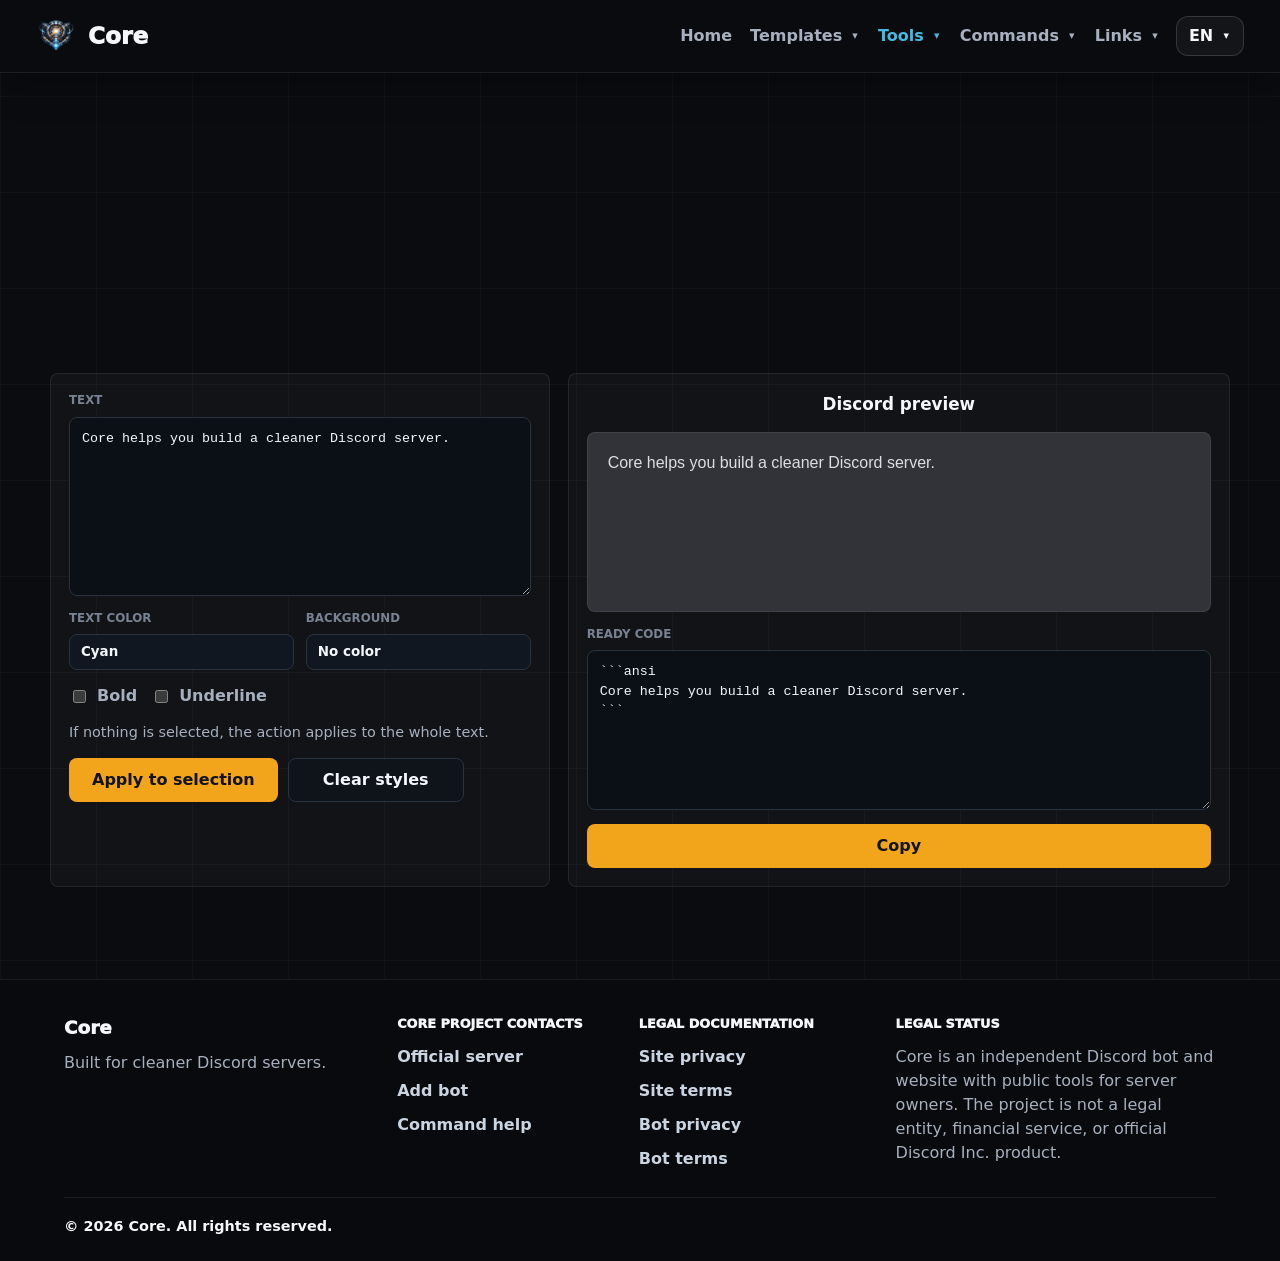
<file: color-text/index.html>
<!doctype html>
<html lang="ru">
  <head>
    <meta charset="utf-8">
    <meta name="viewport" content="width=device-width, initial-scale=1">
    <title>Core - colored Discord text</title>
    <meta name="description" content="Discord ANSI colored text generator for Core tools.">
    <meta name="theme-color" content="#0c0e12">
    <link rel="icon" href="../assets/favicon.png">
    <link rel="stylesheet" href="../assets/styles.css">
  </head>
  <body>
    <header class="navbar">
      <div class="navbar-container">
        <a class="logo-section" href="../" aria-label="Core">
          <img src="../assets/core-mark.png" alt="" class="navbar-avatar" width="40" height="40">
          <span class="logo">Core</span>
        </a>
        <button class="menu-toggle" type="button" data-menu-toggle aria-label="Open navigation" aria-controls="core-nav-menu" aria-expanded="false"><span></span><span></span><span></span></button>
        <ul class="nav-menu" id="core-nav-menu" data-nav-menu></ul>
      </div>
    </header>
    <main id="top" class="tool-page">
      <div data-discord-tool="color"></div>
    </main>
    <footer class="site-footer"></footer>
    <script src="../assets/site-config.js"></script>
    <script src="../assets/app.js"></script>
    <script src="../assets/discord-tools.js"></script>
  </body>
</html>
</file>
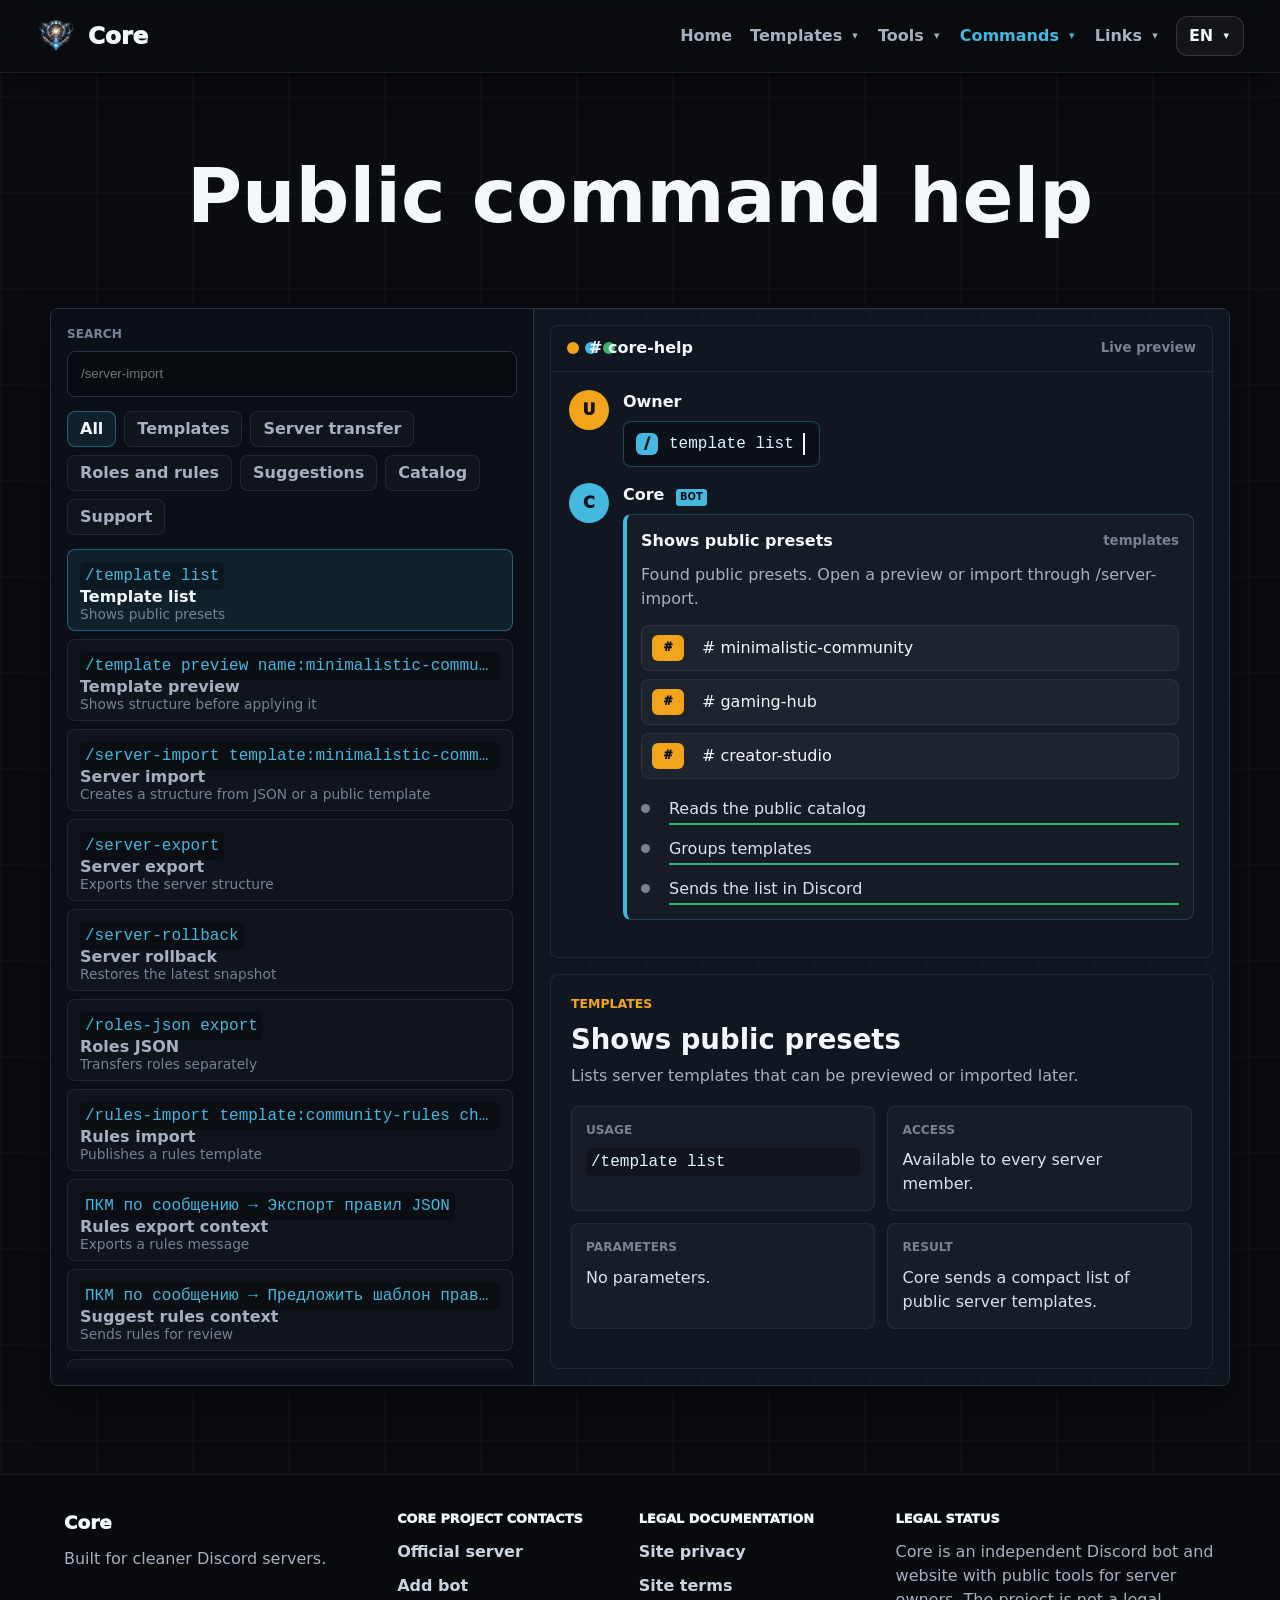
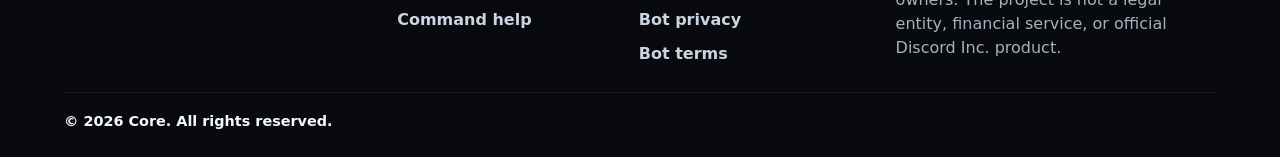
<file: commands/index.html>
<!doctype html>
<html lang="ru">
  <head>
    <meta charset="utf-8">
    <meta name="viewport" content="width=device-width, initial-scale=1">
    <title>Core - command help</title>
    <meta name="description" content="Detailed public Core command help with Discord-style command simulations.">
    <meta name="theme-color" content="#0c0e12">
    <meta property="og:title" content="Core - command help">
    <meta property="og:description" content="Explore every public Core command with animated Discord-like previews.">
    <meta property="og:image" content="../assets/hero-core.webp">
    <meta property="og:type" content="website">
    <link rel="icon" href="../assets/favicon.png">
    <link rel="stylesheet" href="../assets/styles.css">
  </head>
  <body>
    <header class="navbar">
      <div class="navbar-container">
        <a class="logo-section" href="../" aria-label="Core">
          <img src="../assets/core-mark.png" alt="" class="navbar-avatar" width="40" height="40">
          <span class="logo">Core</span>
        </a>

        <button class="menu-toggle" type="button" data-menu-toggle aria-label="Open navigation" aria-controls="core-nav-menu" aria-expanded="false">
          <span></span>
          <span></span>
          <span></span>
        </button>

        <ul class="nav-menu" id="core-nav-menu" data-nav-menu>
          <li class="menu-back-item">
            <button class="menu-back-btn" type="button" data-menu-close>
              <span aria-hidden="true">←</span>
              <span data-i18n="nav.back">Назад</span>
            </button>
          </li>
          <li class="nav-item">
            <a class="nav-link" href="../" data-i18n="nav.home">Главная</a>
          </li>
          <li class="nav-item has-dropdown">
            <button class="dropdown-toggle" type="button" aria-expanded="false">
              <span data-i18n="nav.templates">Шаблоны</span>
              <span class="dropdown-arrow" aria-hidden="true">▾</span>
            </button>
            <ul class="dropdown-menu">
              <li><a class="dropdown-link" href="../templates/" data-i18n="nav.catalog">Каталог</a></li>
              <li><a class="dropdown-link" href="../templates/" data-i18n="templates.groupServers">Серверные шаблоны</a></li>
              <li><a class="dropdown-link" href="../templates/" data-i18n="templates.groupRoles">Ролевые шаблоны</a></li>
              <li><a class="dropdown-link" href="../templates/" data-i18n="templates.groupRules">Шаблоны правил</a></li>
            </ul>
          </li>
          <li class="nav-item has-dropdown">
            <button class="dropdown-toggle" type="button" aria-expanded="false">
              <span data-i18n="nav.tools">Инструменты</span>
              <span class="dropdown-arrow" aria-hidden="true">▾</span>
            </button>
            <ul class="dropdown-menu">
              <li><a class="dropdown-link" href="../symbols/" data-i18n="nav.symbols">Символы</a></li>
              <li><a class="dropdown-link" href="../emoji/" data-i18n="nav.emoji">Emoji</a></li>
              <li><a class="dropdown-link" href="../webhooks/" data-i18n="nav.webhooks">Вебхуки</a></li>
            </ul>
          </li>
          <li class="nav-item has-dropdown">
            <button class="dropdown-toggle is-active" type="button" aria-expanded="false">
              <span data-i18n="nav.commands">Команды</span>
              <span class="dropdown-arrow" aria-hidden="true">▾</span>
            </button>
            <ul class="dropdown-menu">
              <li><a class="dropdown-link is-active" href="./" data-i18n="nav.help">Справка</a></li>
              <li><a class="dropdown-link" href="../#commands" data-i18n="nav.commands">Команды</a></li>
              <li><a class="dropdown-link" href="../#benefits" data-i18n="nav.benefits">Возможности</a></li>
              <li><a class="dropdown-link" href="../#preview" data-i18n="nav.preview">Превью</a></li>
              <li><a class="dropdown-link" href="../#safety" data-i18n="nav.safety">Откат</a></li>
            </ul>
          </li>
          <li class="nav-item has-dropdown">
            <button class="dropdown-toggle" type="button" aria-expanded="false">
              <span data-i18n="nav.links">Ссылки</span>
              <span class="dropdown-arrow" aria-hidden="true">▾</span>
            </button>
            <ul class="dropdown-menu dropdown-menu-right">
              <li><a class="dropdown-link" data-i18n="nav.server" data-official-server-url href="https://discord.gg/FjfZkHEuyv">Сервер</a></li>
              <li><a class="dropdown-link dropdown-link-accent" data-i18n="nav.add" href="https://discord.com/oauth2/authorize?client_id=1499785495264104688&permissions=8&integration_type=0&scope=bot&response_type=code&redirect_uri=https%3A%2F%2Fnovogrey.github.io%2FCore%2Fadded%2F">Добавить</a></li>
            </ul>
          </li>
          <li class="nav-item has-dropdown language-selector">
            <button class="dropdown-toggle lang-toggle" type="button" aria-expanded="false">
              <span data-active-language>RU</span>
              <span class="dropdown-arrow" aria-hidden="true">▾</span>
            </button>
            <ul class="dropdown-menu dropdown-menu-right language-menu" role="group" aria-label="Language">
              <li><button type="button" class="language-button is-active" data-lang="ru" aria-pressed="true">RU</button></li>
              <li><button type="button" class="language-button" data-lang="en" aria-pressed="false">EN</button></li>
              <li><button type="button" class="language-button" data-lang="ua" aria-pressed="false">UA</button></li>
              <li><button type="button" class="language-button" data-lang="de" aria-pressed="false">DE</button></li>
            </ul>
          </li>
        </ul>
      </div>
    </header>

    <main id="top" class="command-help-page">
      <section class="section tool-hero command-help-hero">
        <div class="section-heading" data-reveal>
          <p class="eyebrow" data-help-i18n="eyebrow">Core guide</p>
          <h1 data-help-i18n="title">Справка по публичным командам</h1>
          <p data-help-i18n="copy">Открой любую функцию и посмотри, как команда выглядит в Discord: ввод, ответ Core, результат и ограничения доступа.</p>
        </div>
        <a class="button secondary" href="../webhooks/" data-help-i18n="openWebhooks">Создать вебхук</a>
      </section>

      <section class="section command-help-section">
        <div class="command-help-shell" data-reveal>
          <aside class="command-help-sidebar">
            <div class="command-help-search">
              <label>
                <span data-help-i18n="searchLabel">Поиск</span>
                <input class="core-input" type="search" data-help-search autocomplete="off" placeholder="/server-import">
              </label>
            </div>
            <div class="command-help-categories" data-help-categories></div>
            <div class="command-help-list" data-help-list></div>
          </aside>

          <article class="command-help-detail">
            <div class="discord-command-window">
              <div class="discord-command-titlebar">
                <span></span>
                <strong># core-help</strong>
                <small data-help-i18n="livePreview">Live preview</small>
              </div>
              <div class="discord-command-chat">
                <div class="discord-help-row user-row">
                  <div class="help-avatar user-avatar">U</div>
                  <div>
                    <div class="help-author" data-help-i18n="ownerLabel">Владелец</div>
                    <div class="help-input-line">
                      <span>/</span>
                      <code data-help-typed></code>
                      <i></i>
                    </div>
                  </div>
                </div>

                <div class="discord-help-row bot-row" data-help-bot-row>
                  <div class="help-avatar bot-avatar">C</div>
                  <div class="help-bot-message">
                    <div class="help-author">Core <span>BOT</span></div>
                    <div class="help-components-card">
                      <div class="help-card-header">
                        <strong data-help-preview-title></strong>
                        <small data-help-preview-kind></small>
                      </div>
                      <p data-help-preview-copy></p>
                      <div class="help-artifact" data-help-artifact></div>
                      <div class="help-progress" data-help-progress></div>
                    </div>
                  </div>
                </div>
              </div>
            </div>

            <div class="command-doc-card">
              <div class="command-doc-heading">
                <p class="eyebrow" data-help-category></p>
                <h2 data-help-title></h2>
                <p data-help-summary></p>
              </div>
              <div class="command-doc-grid">
                <section>
                  <span data-help-i18n="usageTitle">Использование</span>
                  <div data-help-usage></div>
                </section>
                <section>
                  <span data-help-i18n="accessTitle">Доступ</span>
                  <p data-help-access></p>
                </section>
                <section>
                  <span data-help-i18n="paramsTitle">Параметры</span>
                  <div data-help-params></div>
                </section>
                <section>
                  <span data-help-i18n="resultTitle">Результат</span>
                  <p data-help-result></p>
                </section>
              </div>
            </div>
          </article>
        </div>
      </section>
    </main>

    <footer class="site-footer">
      <span>Core</span>
      <span data-i18n="footer.text">Создан для аккуратных Discord-серверов.</span>
      <nav class="footer-links" aria-label="Legal">
        <a class="footer-link" data-i18n="footer.server" data-official-server-url href="https://discord.gg/FjfZkHEuyv">Официальный сервер</a>
        <a class="footer-link" data-i18n="footer.sitePrivacy" href="../site-privacy/">Политика сайта</a>
        <a class="footer-link" data-i18n="footer.siteTerms" href="../site-terms/">Условия сайта</a>
        <a class="footer-link" data-i18n="footer.botPrivacy" href="../bot-privacy/">Политика бота</a>
        <a class="footer-link" data-i18n="footer.botTerms" href="../bot-terms/">Условия бота</a>
      </nav>
    </footer>

    <script src="../assets/site-config.js"></script>
    <script src="../assets/app.js"></script>
    <script src="../assets/commands-help.js"></script>
  </body>
</html>
</file>
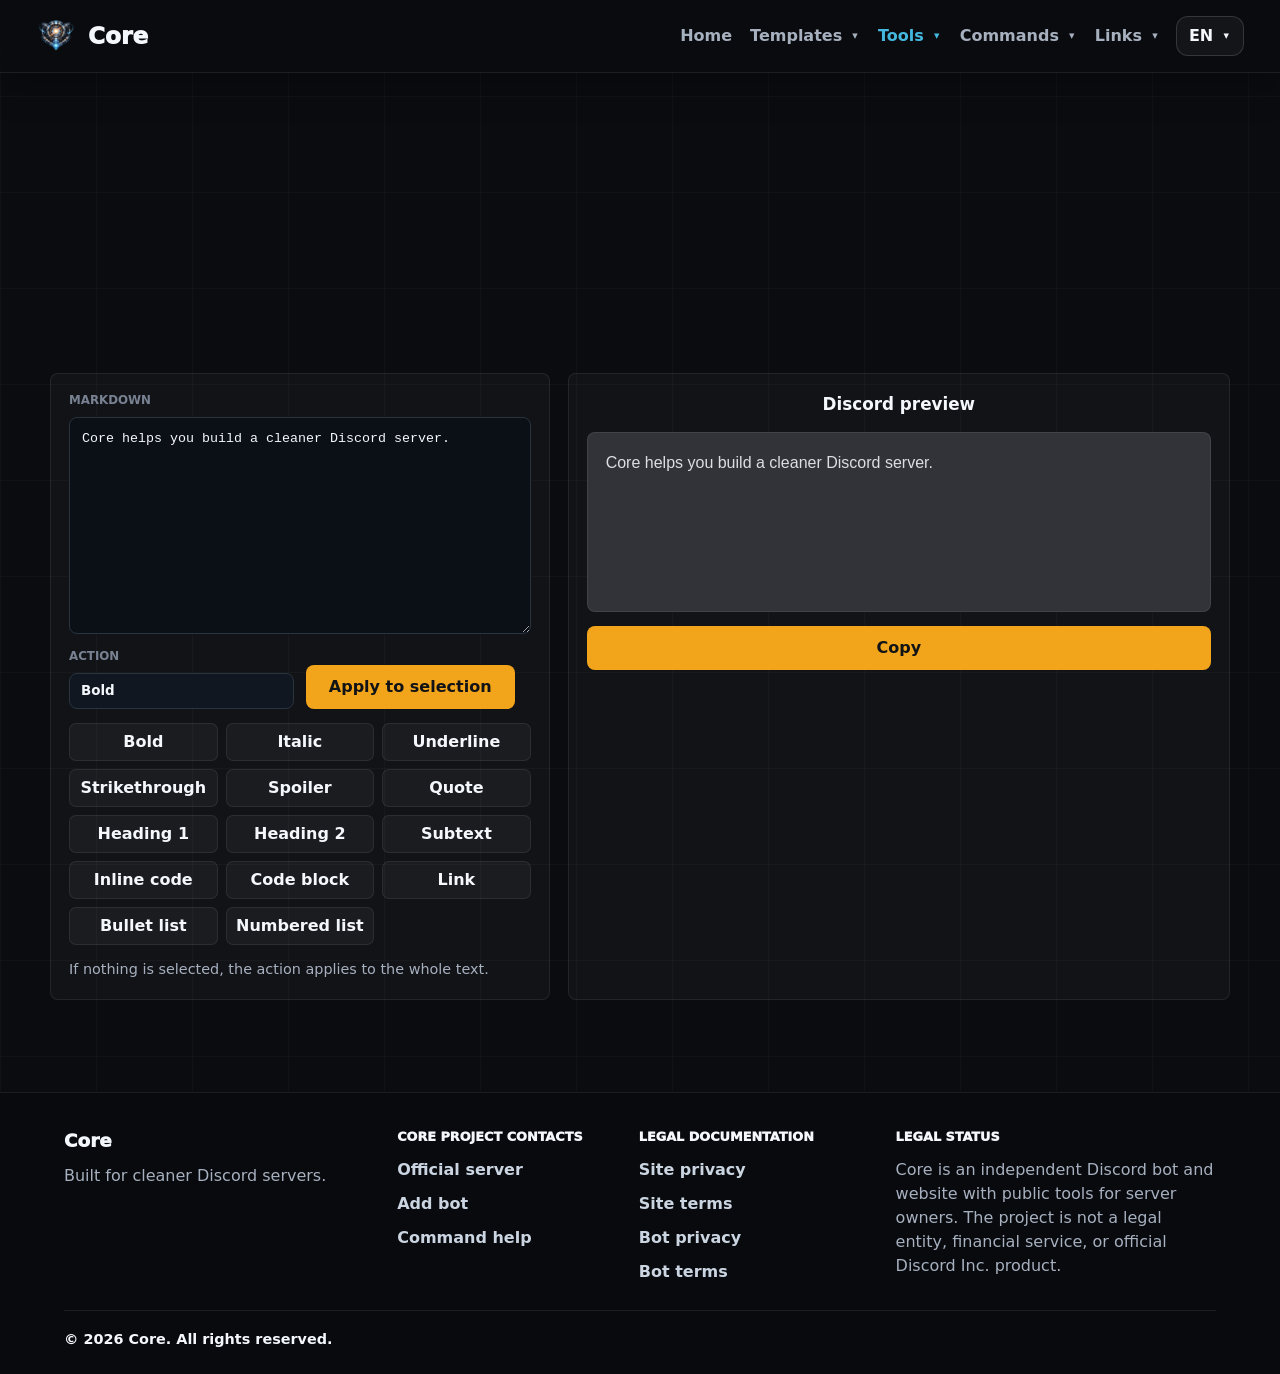
<file: markdown/index.html>
<!doctype html>
<html lang="ru">
  <head>
    <meta charset="utf-8">
    <meta name="viewport" content="width=device-width, initial-scale=1">
    <title>Core - Discord Markdown</title>
    <meta name="description" content="Discord Markdown reference for Core tools.">
    <meta name="theme-color" content="#0c0e12">
    <link rel="icon" href="../assets/favicon.png">
    <link rel="stylesheet" href="../assets/styles.css">
  </head>
  <body>
    <header class="navbar">
      <div class="navbar-container">
        <a class="logo-section" href="../" aria-label="Core">
          <img src="../assets/core-mark.png" alt="" class="navbar-avatar" width="40" height="40">
          <span class="logo">Core</span>
        </a>
        <button class="menu-toggle" type="button" data-menu-toggle aria-label="Open navigation" aria-controls="core-nav-menu" aria-expanded="false"><span></span><span></span><span></span></button>
        <ul class="nav-menu" id="core-nav-menu" data-nav-menu></ul>
      </div>
    </header>
    <main id="top" class="tool-page">
      <div data-discord-tool="markdown"></div>
    </main>
    <footer class="site-footer"></footer>
    <script src="../assets/site-config.js"></script>
    <script src="../assets/app.js"></script>
    <script src="../assets/discord-tools.js"></script>
  </body>
</html>
</file>
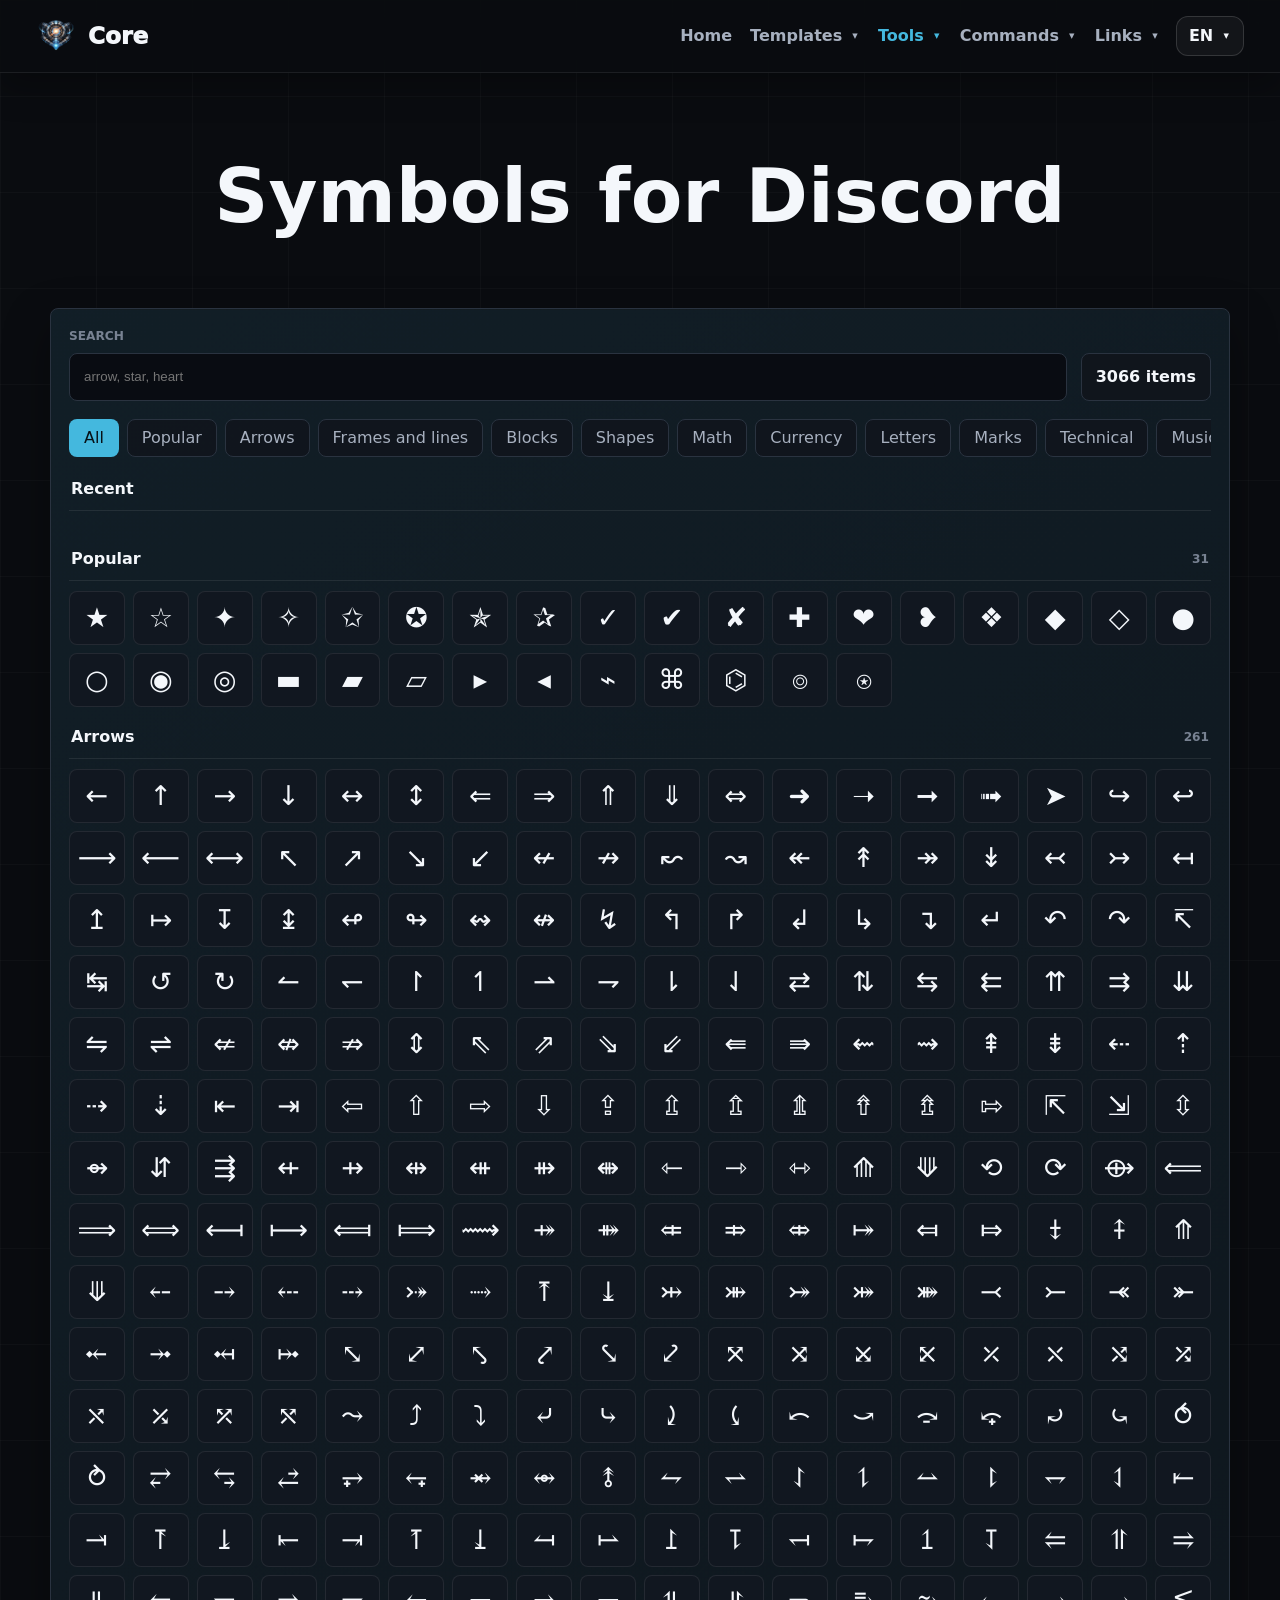
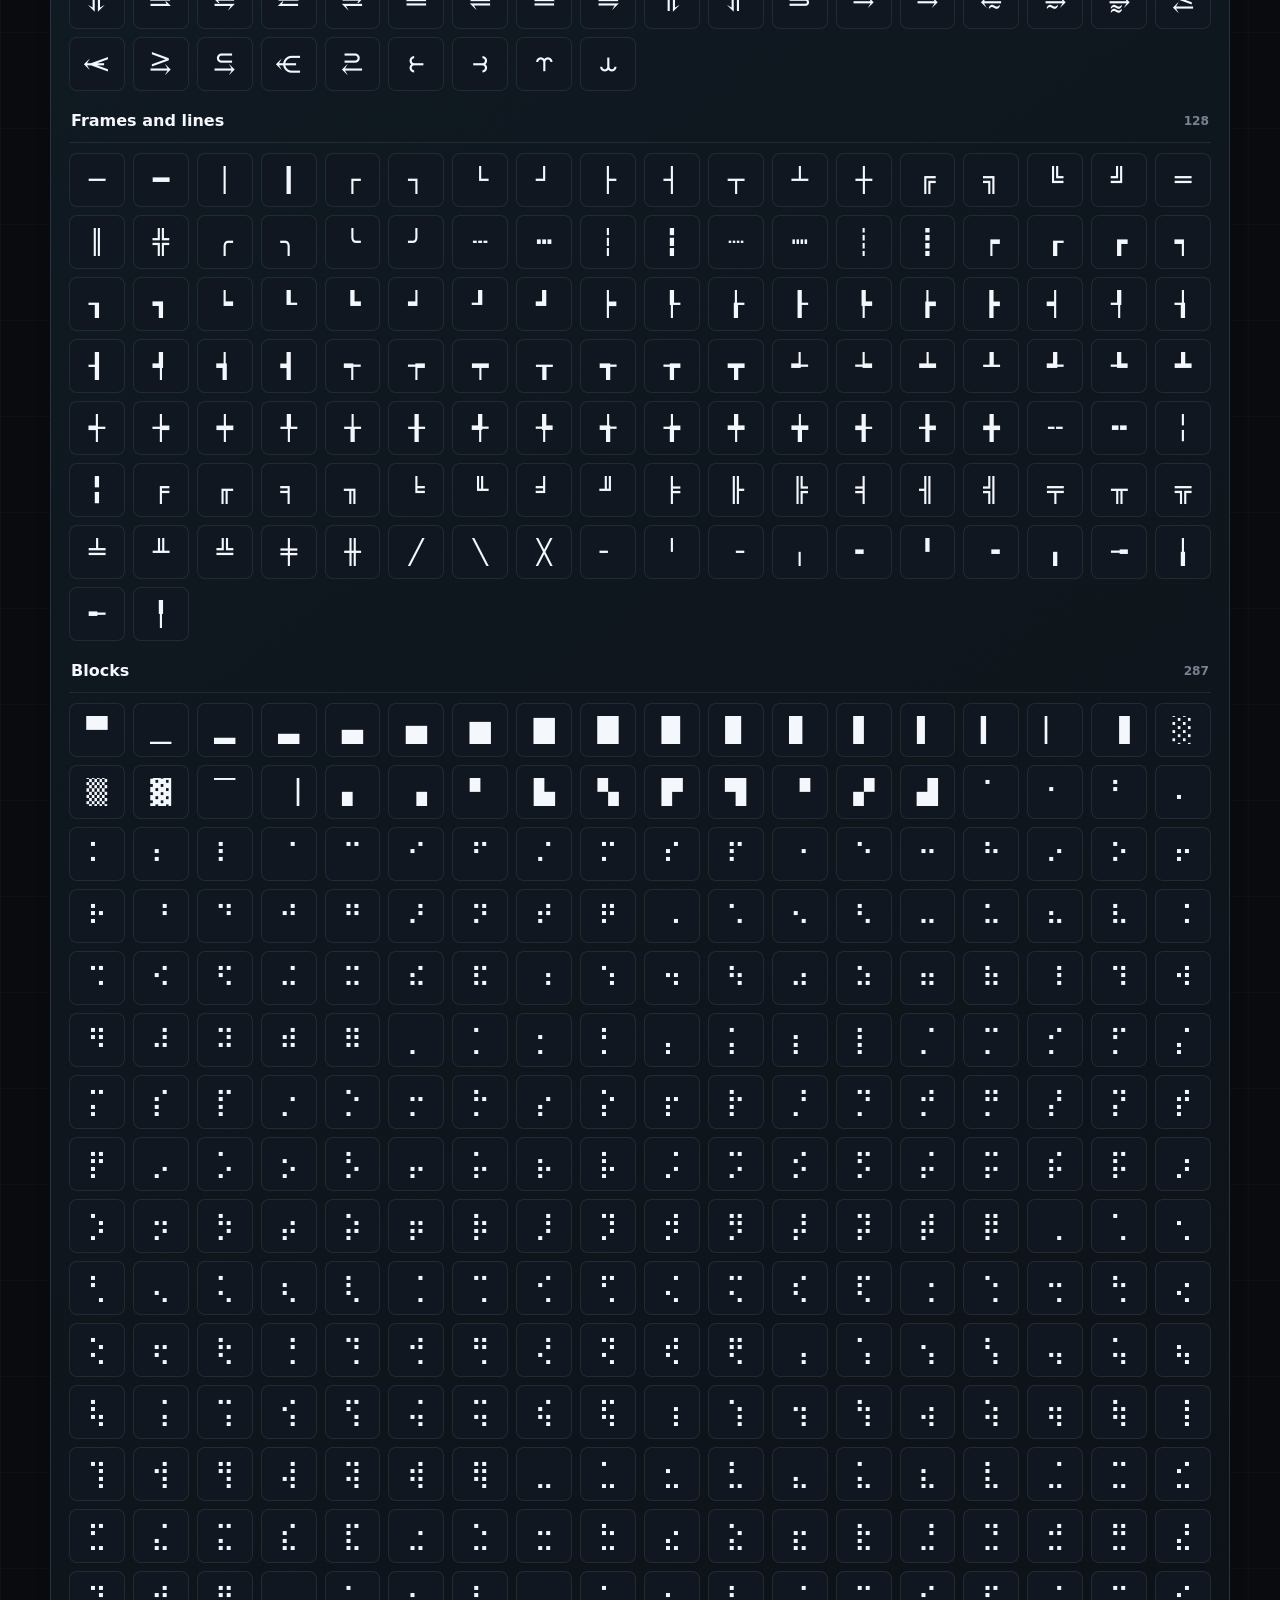
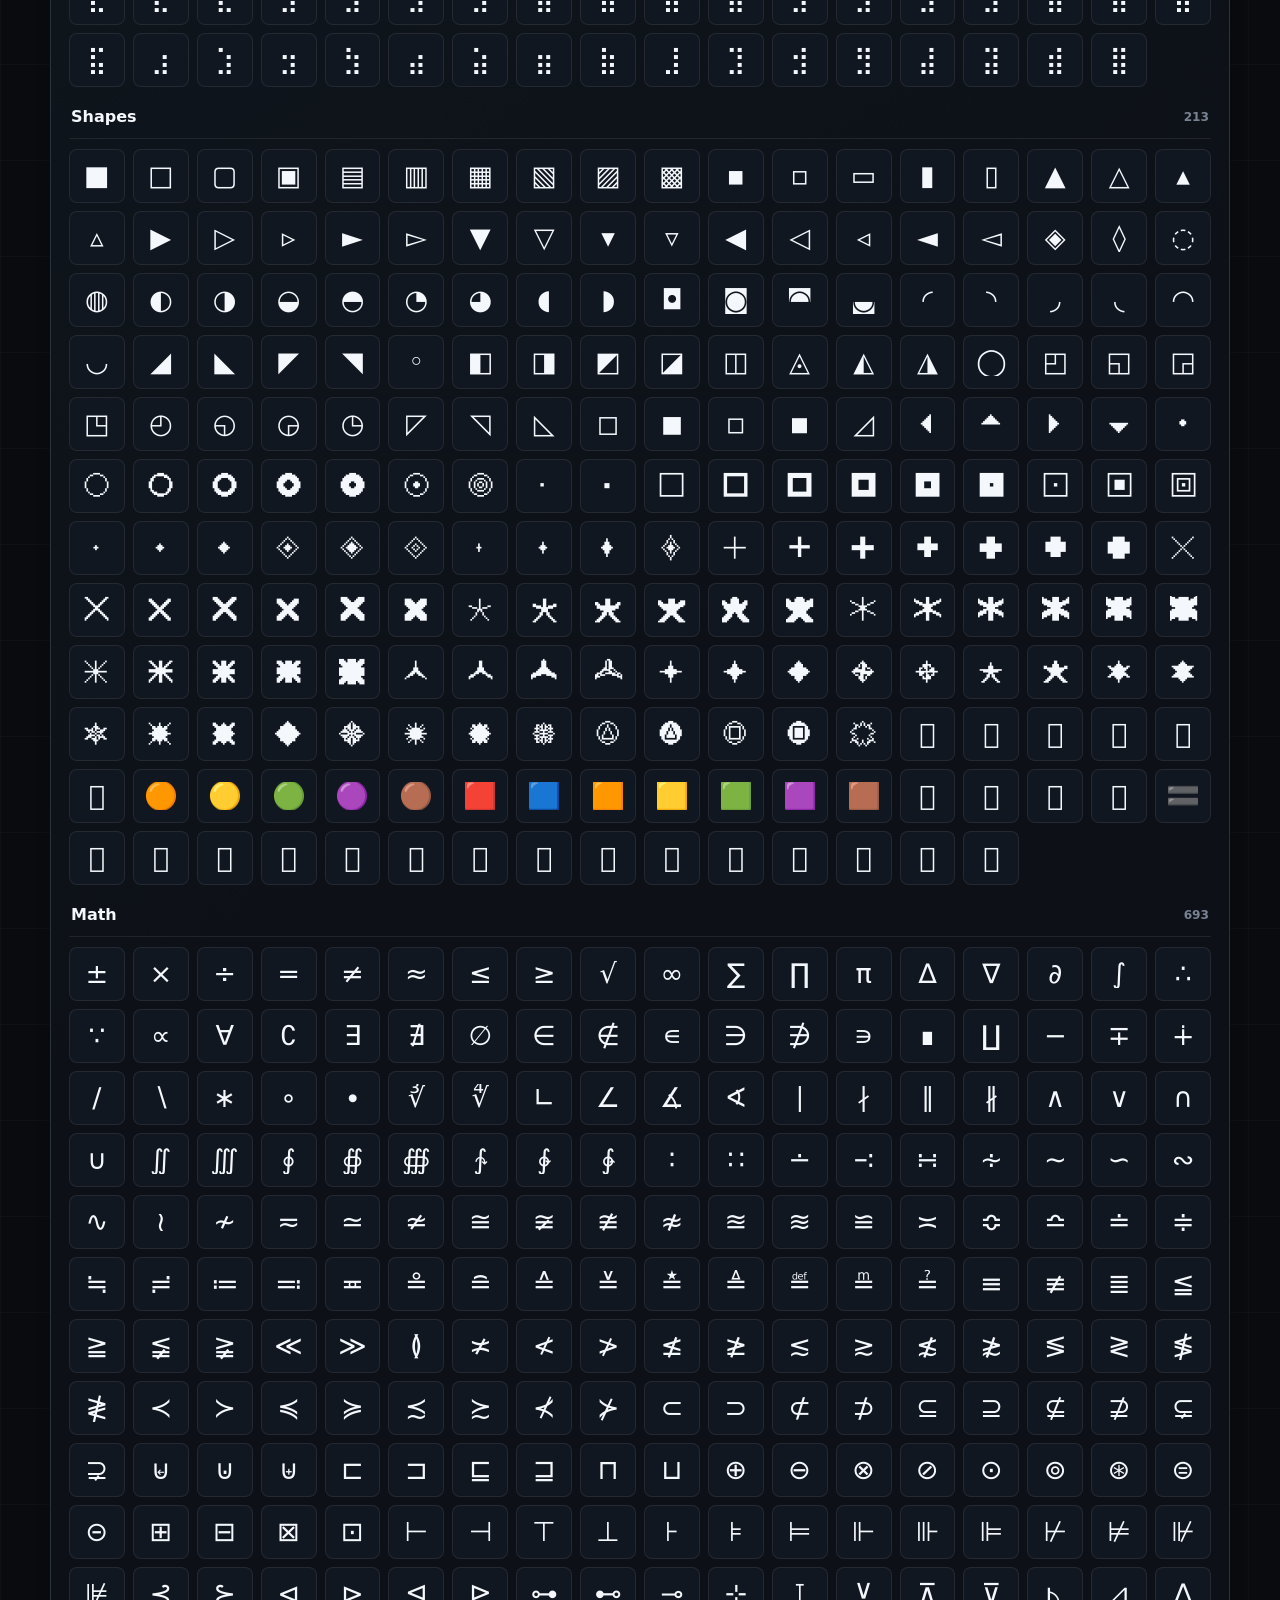
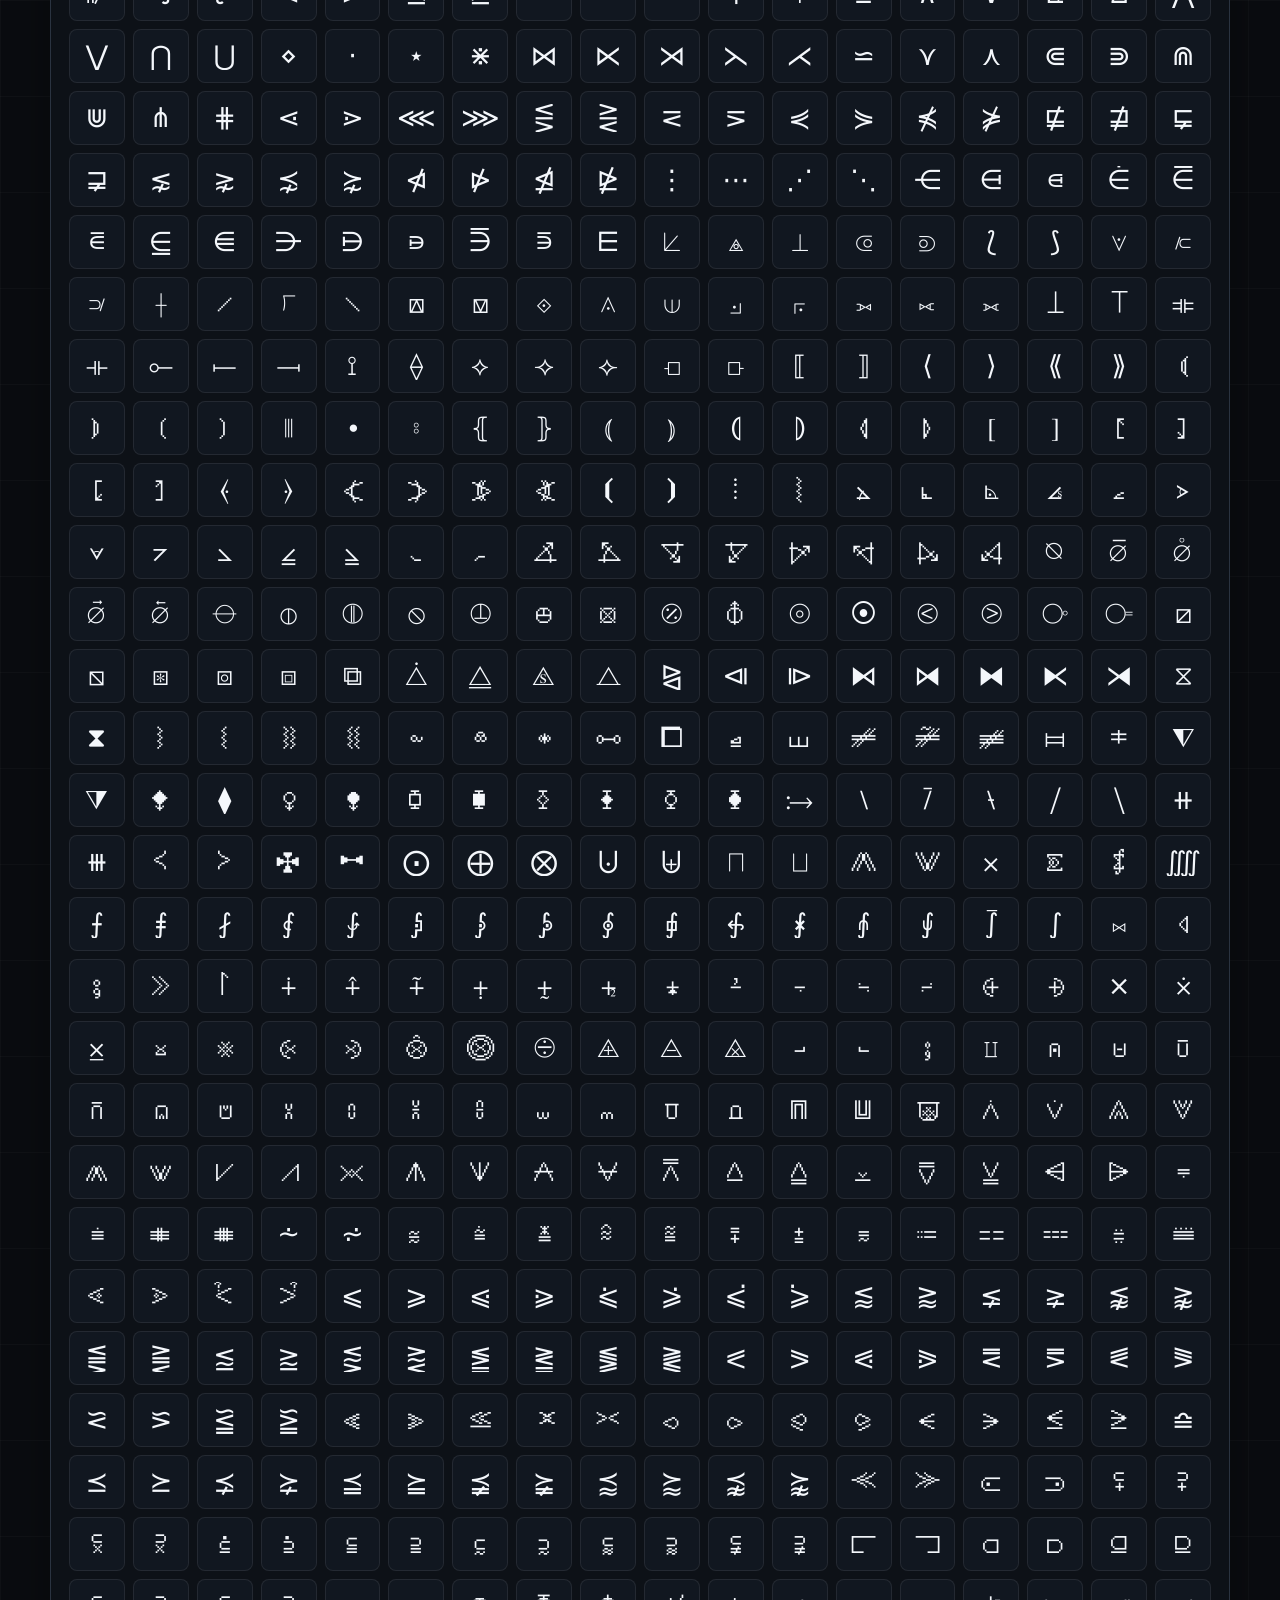
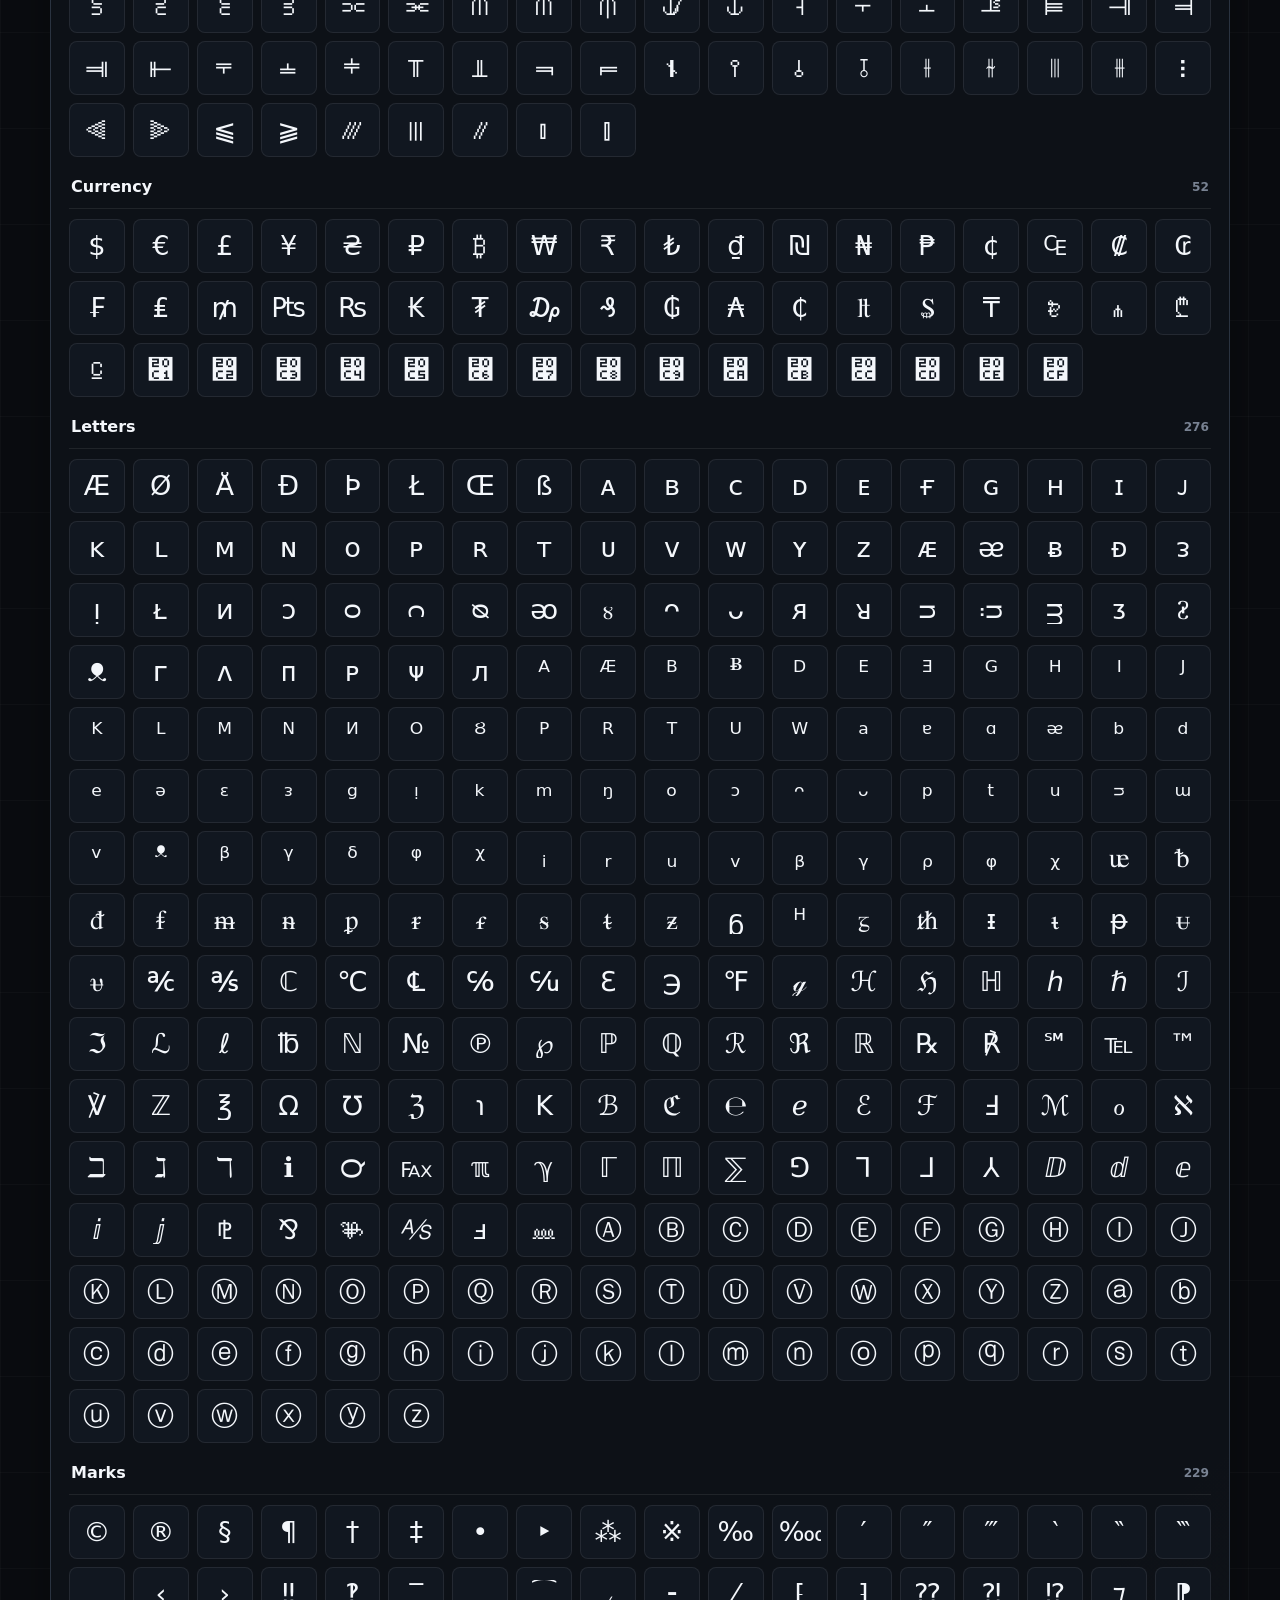
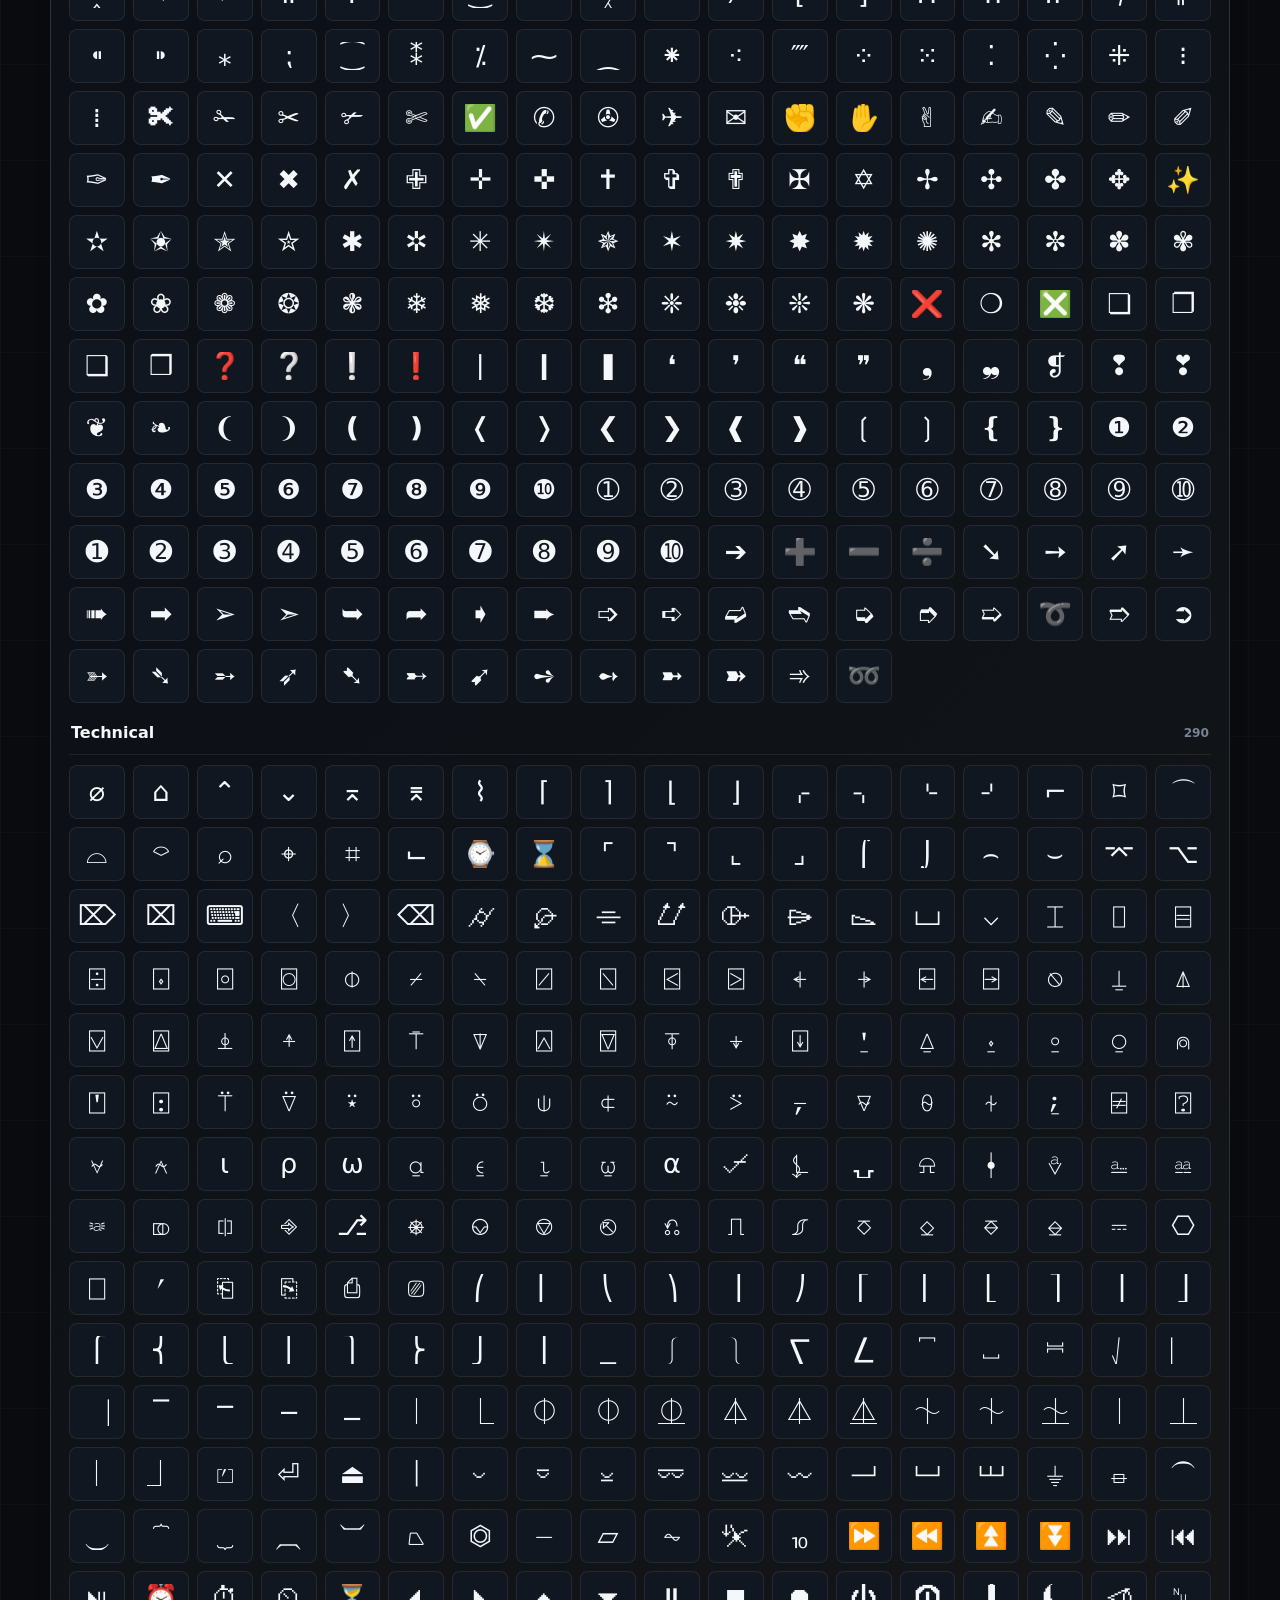
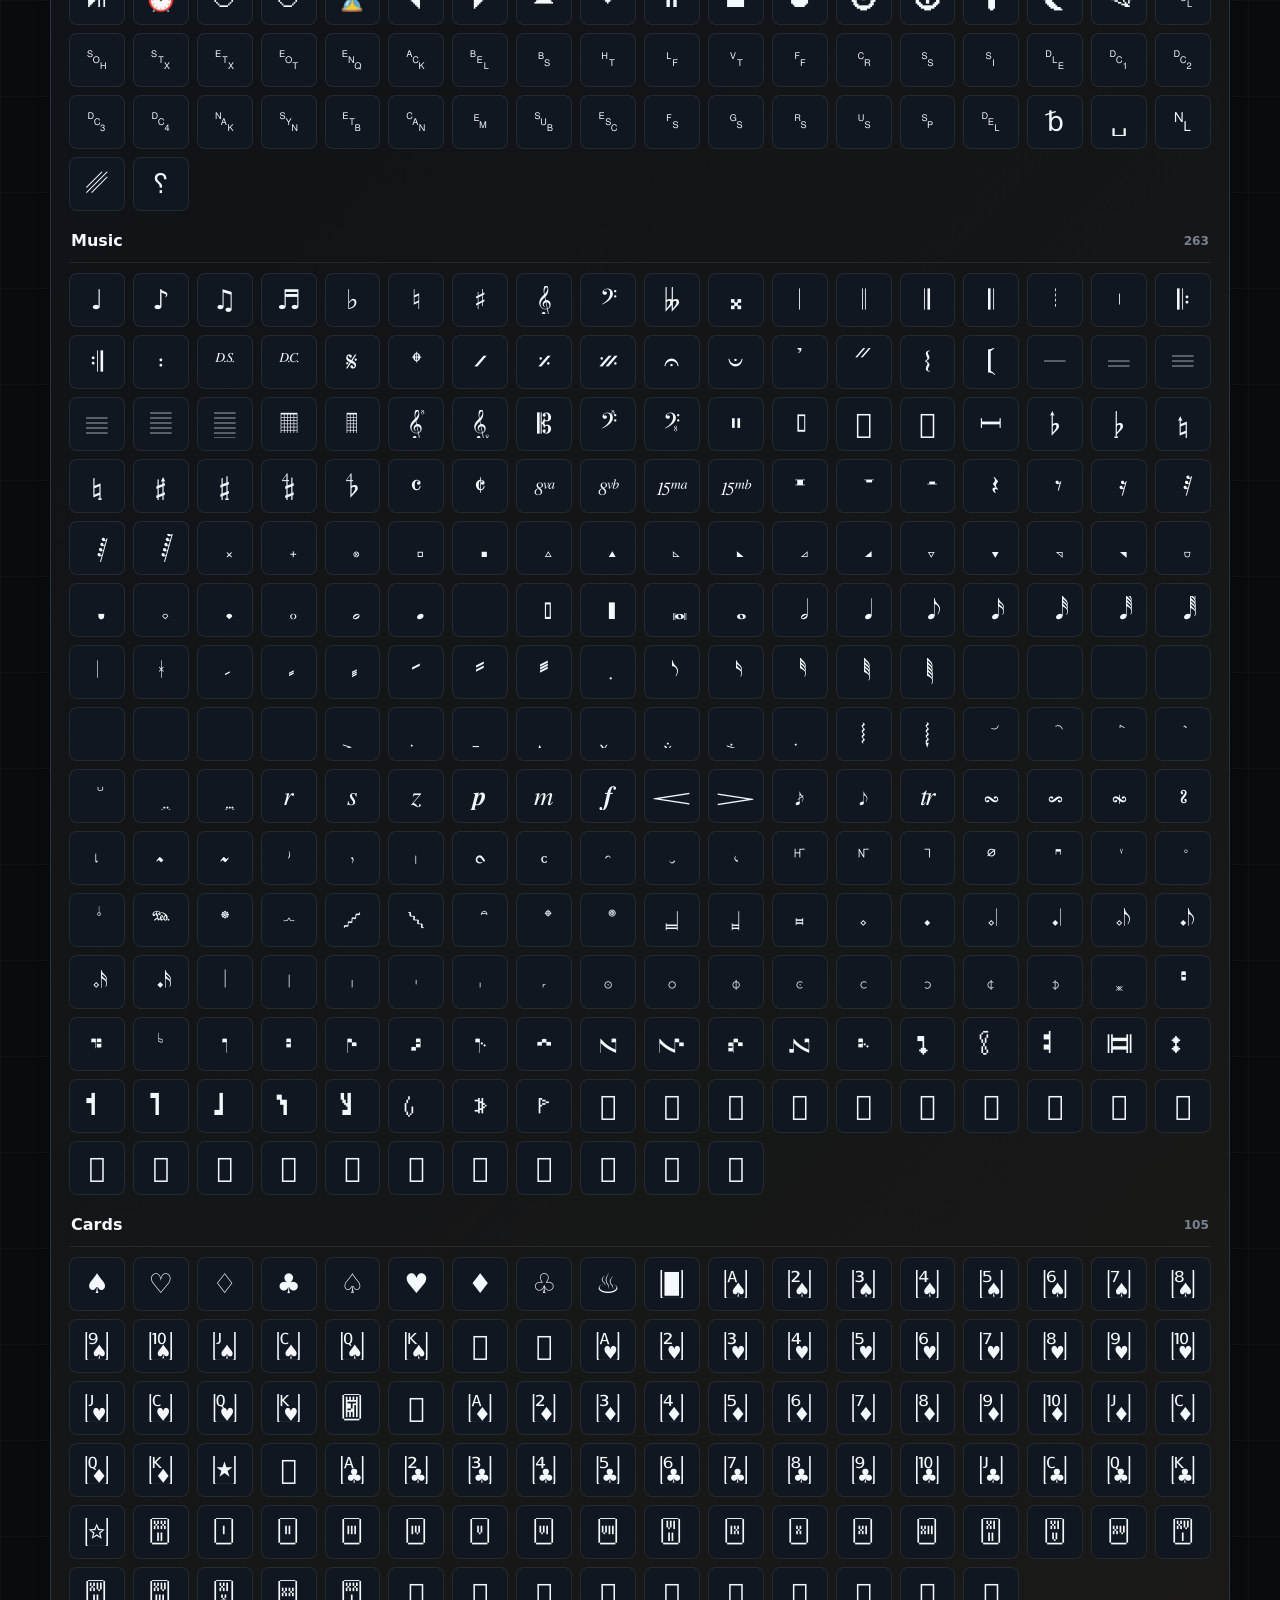
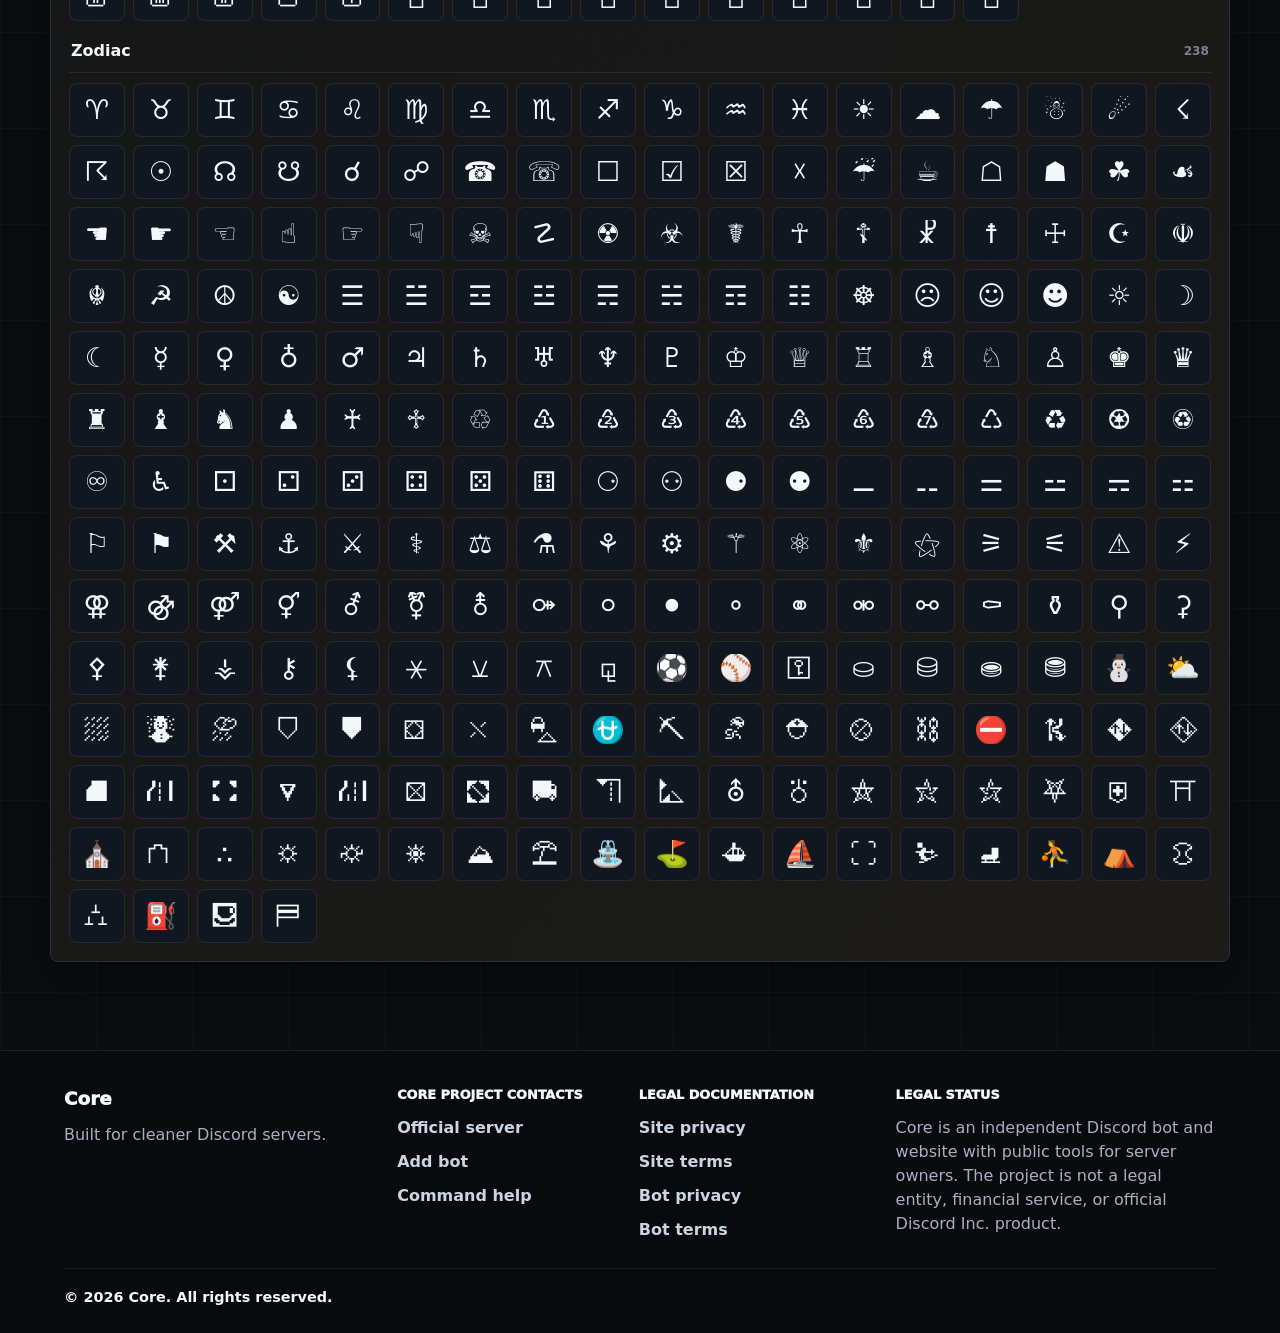
<file: symbols/index.html>
<!doctype html>
<html lang="ru">
  <head>
    <meta charset="utf-8">
    <meta name="viewport" content="width=device-width, initial-scale=1">
    <title>Core - symbols</title>
    <meta name="description" content="Copy useful symbols for Discord server names, channels, roles and messages.">
    <meta name="theme-color" content="#0c0e12">
    <meta property="og:title" content="Core - symbols">
    <meta property="og:description" content="A fast symbol picker for Discord servers.">
    <meta property="og:image" content="../assets/hero-core.webp">
    <meta property="og:type" content="website">
    <link rel="icon" href="../assets/favicon.png">
    <link rel="stylesheet" href="../assets/styles.css">
  </head>
  <body>
    <header class="navbar">
      <div class="navbar-container">
        <a class="logo-section" href="../" aria-label="Core">
          <img src="../assets/core-mark.png" alt="" class="navbar-avatar" width="40" height="40">
          <span class="logo">Core</span>
        </a>

        <button class="menu-toggle" type="button" data-menu-toggle aria-label="Open navigation" aria-controls="core-nav-menu" aria-expanded="false">
          <span></span>
          <span></span>
          <span></span>
        </button>

        <ul class="nav-menu" id="core-nav-menu" data-nav-menu>
          <li class="menu-back-item">
            <button class="menu-back-btn" type="button" data-menu-close>
              <span aria-hidden="true">←</span>
              <span data-i18n="nav.back">Назад</span>
            </button>
          </li>
          <li class="nav-item">
            <a class="nav-link" href="../" data-i18n="nav.home">Главная</a>
          </li>
          <li class="nav-item has-dropdown">
            <button class="dropdown-toggle" type="button" aria-expanded="false">
              <span data-i18n="nav.templates">Шаблоны</span>
              <span class="dropdown-arrow" aria-hidden="true">▾</span>
            </button>
            <ul class="dropdown-menu">
              <li><a class="dropdown-link" href="../templates/" data-i18n="nav.catalog">Каталог</a></li>
              <li><a class="dropdown-link" href="../templates/" data-i18n="templates.groupServers">Серверные шаблоны</a></li>
              <li><a class="dropdown-link" href="../templates/" data-i18n="templates.groupRoles">Ролевые шаблоны</a></li>
              <li><a class="dropdown-link" href="../templates/" data-i18n="templates.groupRules">Шаблоны правил</a></li>
            </ul>
          </li>
          <li class="nav-item has-dropdown">
            <button class="dropdown-toggle is-active" type="button" aria-expanded="false">
              <span data-i18n="nav.tools">Инструменты</span>
              <span class="dropdown-arrow" aria-hidden="true">▾</span>
            </button>
            <ul class="dropdown-menu">
              <li><a class="dropdown-link is-active" href="./" data-i18n="nav.symbols">Символы</a></li>
              <li><a class="dropdown-link" href="../emoji/" data-i18n="nav.emoji">Emoji</a></li>
              <li><a class="dropdown-link" href="../webhooks/" data-i18n="nav.webhooks">Вебхуки</a></li>
            </ul>
          </li>
          <li class="nav-item has-dropdown">
            <button class="dropdown-toggle" type="button" aria-expanded="false">
              <span data-i18n="nav.commands">Команды</span>
              <span class="dropdown-arrow" aria-hidden="true">▾</span>
            </button>
            <ul class="dropdown-menu">
              <li><a class="dropdown-link" href="../commands/" data-i18n="nav.help">Справка</a></li>
              <li><a class="dropdown-link" href="../#commands" data-i18n="nav.commands">Команды</a></li>
              <li><a class="dropdown-link" href="../#benefits" data-i18n="nav.benefits">Возможности</a></li>
              <li><a class="dropdown-link" href="../#preview" data-i18n="nav.preview">Превью</a></li>
              <li><a class="dropdown-link" href="../#safety" data-i18n="nav.safety">Откат</a></li>
            </ul>
          </li>
          <li class="nav-item has-dropdown">
            <button class="dropdown-toggle" type="button" aria-expanded="false">
              <span data-i18n="nav.links">Ссылки</span>
              <span class="dropdown-arrow" aria-hidden="true">▾</span>
            </button>
            <ul class="dropdown-menu dropdown-menu-right">
              <li><a class="dropdown-link" data-i18n="nav.server" data-official-server-url href="https://discord.gg/FjfZkHEuyv">Сервер</a></li>
              <li><a class="dropdown-link dropdown-link-accent" data-i18n="nav.add" href="https://discord.com/oauth2/authorize?client_id=1499785495264104688&permissions=8&integration_type=0&scope=bot&response_type=code&redirect_uri=https%3A%2F%2Fnovogrey.github.io%2FCore%2Fadded%2F">Добавить</a></li>
            </ul>
          </li>
          <li class="nav-item has-dropdown language-selector">
            <button class="dropdown-toggle lang-toggle" type="button" aria-expanded="false">
              <span data-active-language>RU</span>
              <span class="dropdown-arrow" aria-hidden="true">▾</span>
            </button>
            <ul class="dropdown-menu dropdown-menu-right language-menu" role="group" aria-label="Language">
              <li><button type="button" class="language-button is-active" data-lang="ru" aria-pressed="true">RU</button></li>
              <li><button type="button" class="language-button" data-lang="en" aria-pressed="false">EN</button></li>
              <li><button type="button" class="language-button" data-lang="ua" aria-pressed="false">UA</button></li>
              <li><button type="button" class="language-button" data-lang="de" aria-pressed="false">DE</button></li>
            </ul>
          </li>
        </ul>
      </div>
    </header>

    <main id="top" class="tool-page">
      <section class="section tool-hero">
        <div class="section-heading" data-reveal>
          <p class="eyebrow" data-tool-eyebrow>Copy tools</p>
          <h1 data-tool-title>Символы для Discord</h1>
          <p data-tool-copy>Найди стрелки, рамки, звёзды, валюты и другие символы. Нажми на любой знак, чтобы скопировать его.</p>
        </div>
        <a class="button secondary" href="../emoji/" data-tool-switch>Emoji</a>
      </section>

      <section class="section copy-tool-section">
        <div class="copy-tool-panel" data-copy-tool="symbols" data-reveal>
          <div class="copy-tool-toolbar">
            <label>
              <span data-tool-search-label>Поиск</span>
              <input type="search" data-tool-search autocomplete="off" placeholder="arrow, star, heart">
            </label>
            <strong data-tool-count>0</strong>
          </div>

          <div class="copy-tool-tabs" data-tool-tabs></div>

          <div class="copy-tool-recent" data-tool-recent-wrap hidden>
            <div class="copy-tool-heading">
              <h2 data-tool-recent-title>Недавние</h2>
            </div>
            <div class="copy-token-grid" data-tool-recent></div>
          </div>

          <div class="copy-tool-results" data-tool-grid></div>
          <div class="copy-toast" data-copy-toast aria-live="polite"></div>
        </div>
      </section>
    </main>

    <footer class="site-footer">
      <span>Core</span>
      <span data-i18n="footer.text">Built for cleaner Discord servers.</span>
      <nav class="footer-links" aria-label="Legal">
        <a class="footer-link" data-i18n="footer.server" data-official-server-url href="https://discord.gg/FjfZkHEuyv">Official server</a>
        <a class="footer-link" data-i18n="footer.sitePrivacy" href="../site-privacy/">Site privacy</a>
        <a class="footer-link" data-i18n="footer.siteTerms" href="../site-terms/">Site terms</a>
        <a class="footer-link" data-i18n="footer.botPrivacy" href="../bot-privacy/">Bot privacy</a>
        <a class="footer-link" data-i18n="footer.botTerms" href="../bot-terms/">Bot terms</a>
      </nav>
    </footer>

    <script src="../assets/site-config.js"></script>
    <script src="../assets/app.js"></script>
  </body>
</html>
</file>
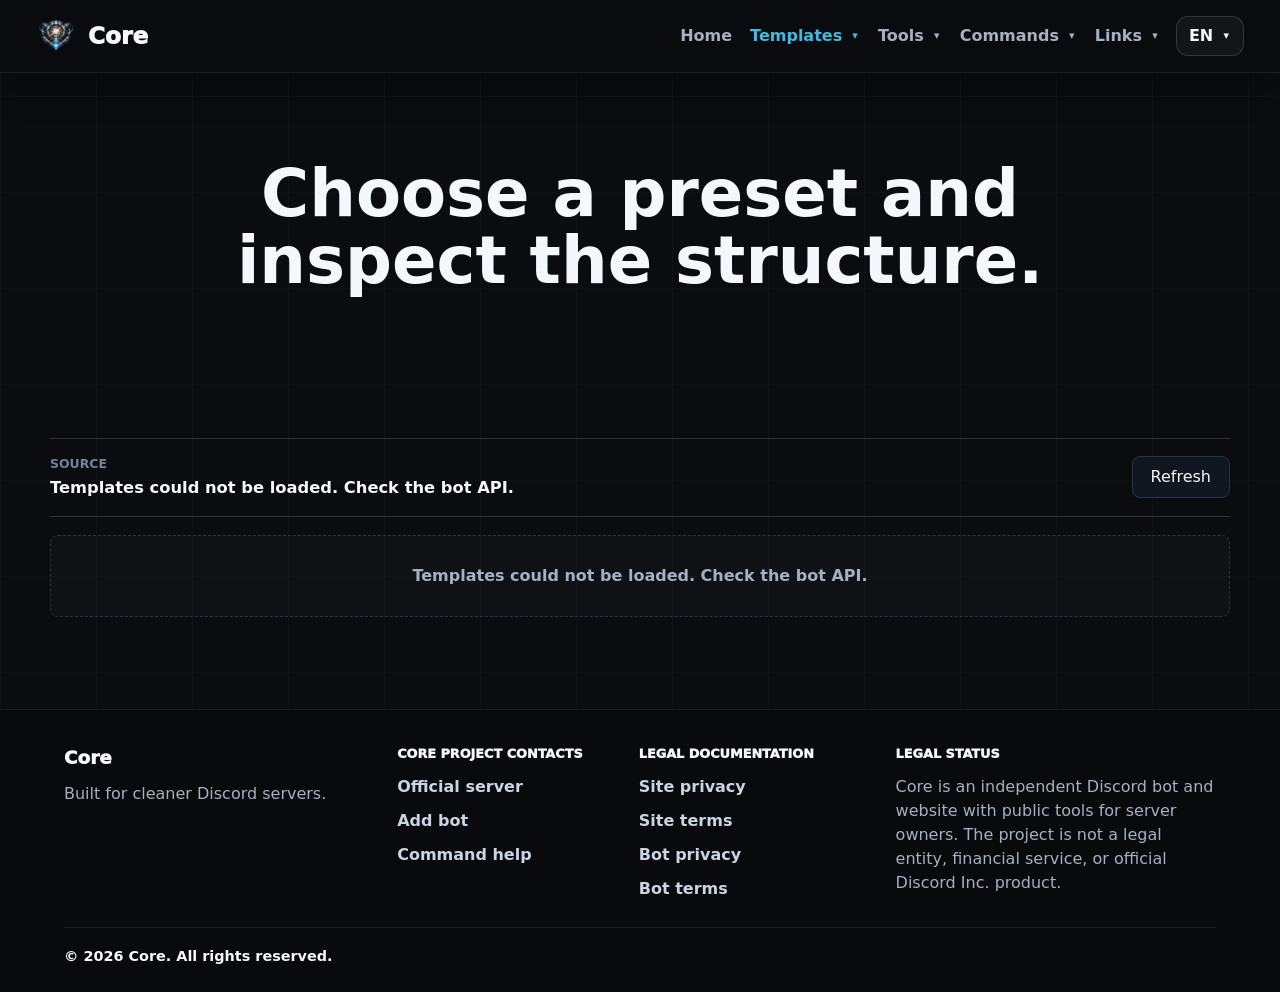
<file: templates/index.html>
<!doctype html>
<html lang="ru">
  <head>
    <meta charset="utf-8">
    <meta name="viewport" content="width=device-width, initial-scale=1">
    <title>Core - public templates</title>
    <meta name="description" content="Public Core templates with a Discord-style live preview.">
    <meta name="theme-color" content="#0c0e12">
    <meta property="og:title" content="Core - public templates">
    <meta property="og:description" content="Choose a public Core template and inspect roles, categories and channels before applying it.">
    <meta property="og:image" content="../assets/hero-core.webp">
    <meta property="og:type" content="website">
    <link rel="icon" href="../assets/favicon.png">
    <link rel="stylesheet" href="../assets/styles.css">
  </head>
  <body>
    <header class="navbar">
      <div class="navbar-container">
        <a class="logo-section" href="../" aria-label="Core">
          <img src="../assets/core-mark.png" alt="" class="navbar-avatar" width="40" height="40">
          <span class="logo">Core</span>
        </a>

        <button class="menu-toggle" type="button" data-menu-toggle aria-label="Open navigation" aria-controls="core-nav-menu" aria-expanded="false">
          <span></span>
          <span></span>
          <span></span>
        </button>

        <ul class="nav-menu" id="core-nav-menu" data-nav-menu>
          <li class="menu-back-item">
            <button class="menu-back-btn" type="button" data-menu-close>
              <span aria-hidden="true">←</span>
              <span data-i18n="nav.back">Назад</span>
            </button>
          </li>
          <li class="nav-item">
            <a class="nav-link" href="../" data-i18n="nav.home">Главная</a>
          </li>
          <li class="nav-item has-dropdown">
            <button class="dropdown-toggle is-active" type="button" aria-expanded="false">
              <span data-i18n="nav.templates">Шаблоны</span>
              <span class="dropdown-arrow" aria-hidden="true">▾</span>
            </button>
            <ul class="dropdown-menu">
              <li><a class="dropdown-link is-active" href="./" data-i18n="nav.catalog">Каталог</a></li>
              <li><a class="dropdown-link" href="./" data-i18n="templates.groupServers">Серверные шаблоны</a></li>
              <li><a class="dropdown-link" href="./" data-i18n="templates.groupRoles">Ролевые шаблоны</a></li>
              <li><a class="dropdown-link" href="./" data-i18n="templates.groupRules">Шаблоны правил</a></li>
            </ul>
          </li>
          <li class="nav-item has-dropdown">
            <button class="dropdown-toggle" type="button" aria-expanded="false">
              <span data-i18n="nav.tools">Инструменты</span>
              <span class="dropdown-arrow" aria-hidden="true">▾</span>
            </button>
            <ul class="dropdown-menu">
              <li><a class="dropdown-link" href="../symbols/" data-i18n="nav.symbols">Символы</a></li>
              <li><a class="dropdown-link" href="../emoji/" data-i18n="nav.emoji">Emoji</a></li>
              <li><a class="dropdown-link" href="../webhooks/" data-i18n="nav.webhooks">Вебхуки</a></li>
            </ul>
          </li>
          <li class="nav-item has-dropdown">
            <button class="dropdown-toggle" type="button" aria-expanded="false">
              <span data-i18n="nav.commands">Команды</span>
              <span class="dropdown-arrow" aria-hidden="true">▾</span>
            </button>
            <ul class="dropdown-menu">
              <li><a class="dropdown-link" href="../commands/" data-i18n="nav.help">Справка</a></li>
              <li><a class="dropdown-link" href="../#commands" data-i18n="nav.commands">Команды</a></li>
              <li><a class="dropdown-link" href="../#benefits" data-i18n="nav.benefits">Возможности</a></li>
              <li><a class="dropdown-link" href="../#preview" data-i18n="nav.preview">Превью</a></li>
              <li><a class="dropdown-link" href="../#safety" data-i18n="nav.safety">Откат</a></li>
            </ul>
          </li>
          <li class="nav-item has-dropdown">
            <button class="dropdown-toggle" type="button" aria-expanded="false">
              <span data-i18n="nav.links">Ссылки</span>
              <span class="dropdown-arrow" aria-hidden="true">▾</span>
            </button>
            <ul class="dropdown-menu dropdown-menu-right">
              <li><a class="dropdown-link" data-i18n="nav.server" data-official-server-url href="https://discord.gg/FjfZkHEuyv">Сервер</a></li>
              <li><a class="dropdown-link dropdown-link-accent" data-i18n="nav.add" href="https://discord.com/oauth2/authorize?client_id=1499785495264104688&permissions=8&integration_type=0&scope=bot&response_type=code&redirect_uri=https%3A%2F%2Fnovogrey.github.io%2FCore%2Fadded%2F">Добавить</a></li>
            </ul>
          </li>
          <li class="nav-item has-dropdown language-selector">
            <button class="dropdown-toggle lang-toggle" type="button" aria-expanded="false">
              <span data-active-language>RU</span>
              <span class="dropdown-arrow" aria-hidden="true">▾</span>
            </button>
            <ul class="dropdown-menu dropdown-menu-right language-menu" role="group" aria-label="Language">
              <li><button type="button" class="language-button is-active" data-lang="ru" aria-pressed="true">RU</button></li>
              <li><button type="button" class="language-button" data-lang="en" aria-pressed="false">EN</button></li>
              <li><button type="button" class="language-button" data-lang="ua" aria-pressed="false">UA</button></li>
              <li><button type="button" class="language-button" data-lang="de" aria-pressed="false">DE</button></li>
            </ul>
          </li>
        </ul>
      </div>
    </header>

    <main id="top" class="templates-page">
      <section class="section templates-page-hero">
        <div class="section-heading" data-reveal>
          <p class="eyebrow" data-i18n="templates.eyebrow">Публичные шаблоны</p>
          <h1 data-i18n="templates.pageTitle">Выбери заготовку и посмотри структуру.</h1>
        </div>
        <a class="button secondary" href="../" data-i18n="templates.backHome">На главную</a>
      </section>

      <section class="section templates-section" id="templates">
        <div class="template-gallery-toolbar" data-reveal>
          <div>
            <span data-i18n="templates.sourceLabel">Источник</span>
            <strong data-template-api-status data-i18n="templates.loading">Загружаю шаблоны...</strong>
          </div>
          <button type="button" class="gallery-refresh" data-template-refresh data-i18n="templates.refresh">Обновить</button>
        </div>

        <div class="template-browser" data-template-browser data-reveal>
          <div class="template-gallery" data-template-gallery aria-live="polite">
            <article class="template-list-item is-loading" aria-hidden="true">
              <div class="template-list-button">
                <span class="template-list-mark"></span>
                <span class="template-list-copy">
                  <strong></strong>
                  <p></p>
                </span>
                <span class="template-list-meta"></span>
              </div>
            </article>
          </div>
        </div>

        <div class="template-preview-panel" data-template-preview-panel aria-hidden="true">
          <div class="template-preview-backdrop" data-template-close></div>
          <div class="template-preview-dialog" role="dialog" aria-modal="true" aria-labelledby="template-modal-title">
            <div data-template-preview>
              <div class="template-empty">
                <strong data-i18n="templates.selectHint">Выбери заготовку слева, чтобы открыть структуру.</strong>
              </div>
            </div>
          </div>
        </div>
      </section>
    </main>

    <footer class="site-footer">
      <span>Core</span>
      <span data-i18n="footer.text">Built for cleaner Discord servers.</span>
      <nav class="footer-links" aria-label="Legal">
        <a class="footer-link" data-i18n="footer.server" data-official-server-url href="https://discord.gg/FjfZkHEuyv">Official server</a>
        <a class="footer-link" data-i18n="footer.sitePrivacy" href="../site-privacy/">Site privacy</a>
        <a class="footer-link" data-i18n="footer.siteTerms" href="../site-terms/">Site terms</a>
        <a class="footer-link" data-i18n="footer.botPrivacy" href="../bot-privacy/">Bot privacy</a>
        <a class="footer-link" data-i18n="footer.botTerms" href="../bot-terms/">Bot terms</a>
      </nav>
    </footer>

    <script src="../assets/site-config.js"></script>
    <script src="../assets/rules-editor.js"></script>
    <script src="../assets/app.js"></script>
  </body>
</html>
</file>
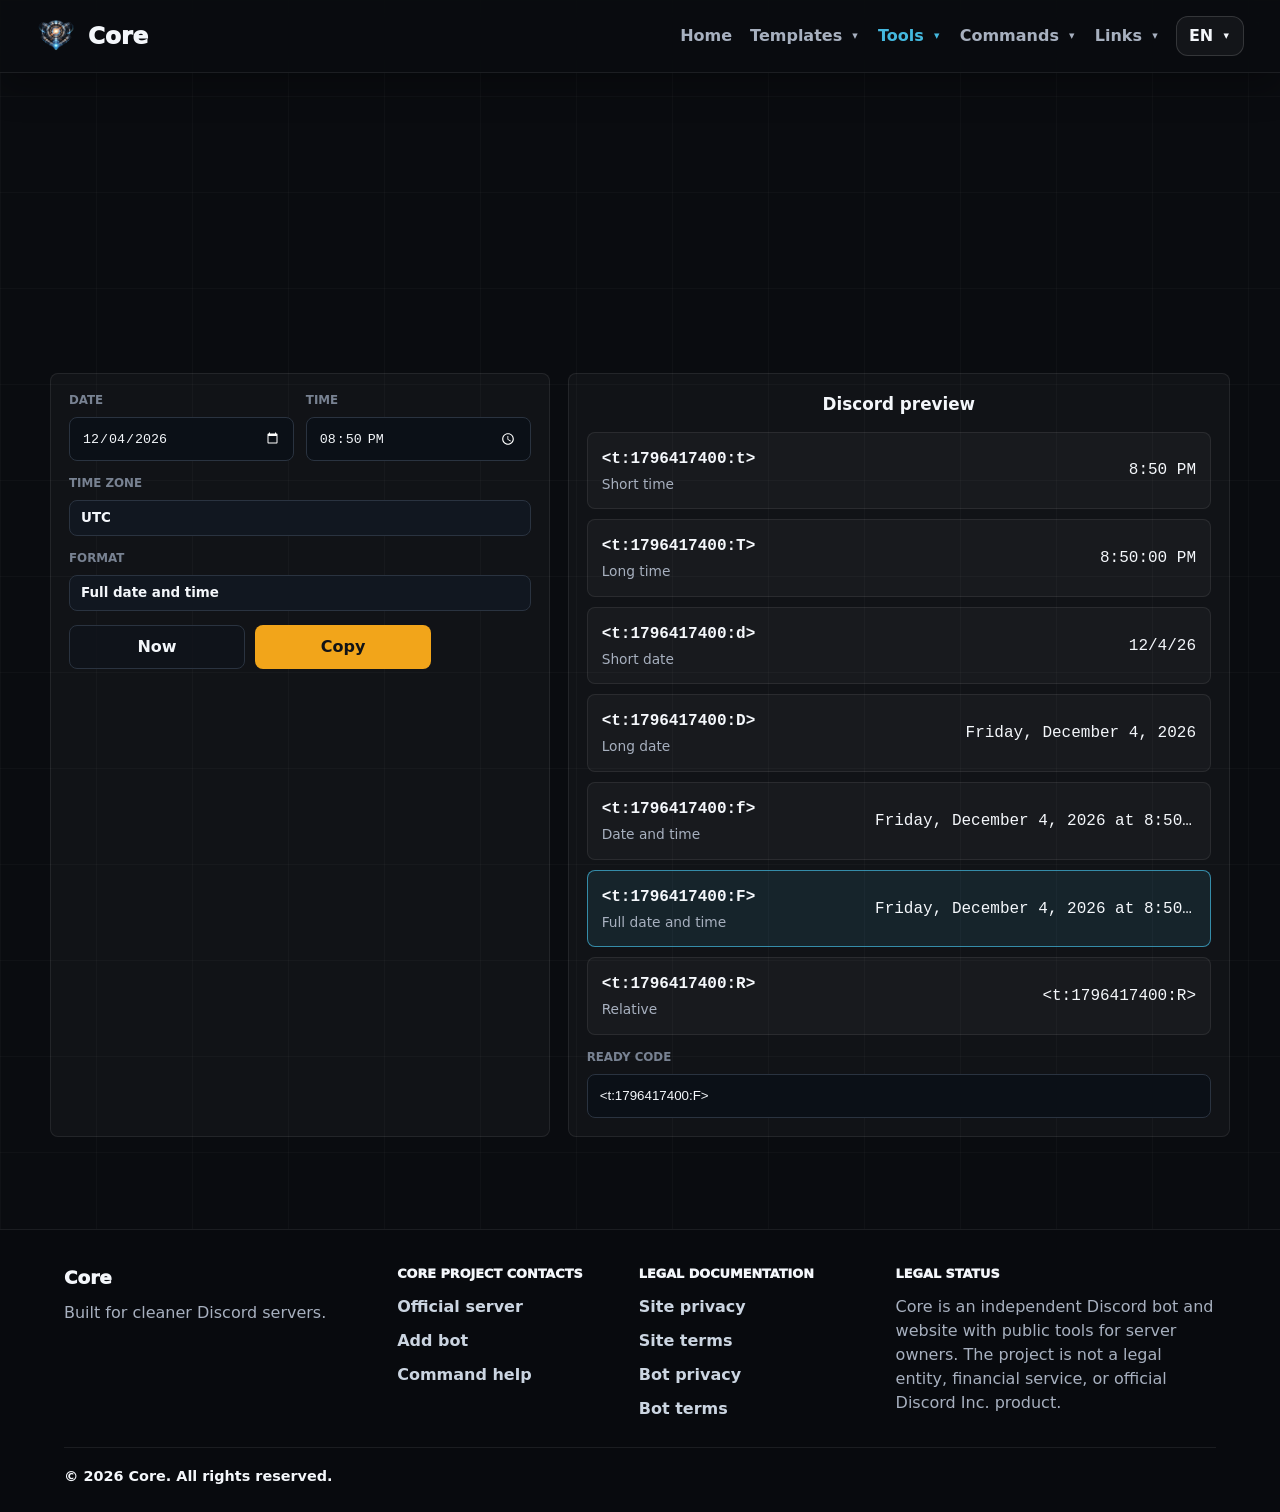
<file: timestamp/index.html>
<!doctype html>
<html lang="ru">
  <head>
    <meta charset="utf-8">
    <meta name="viewport" content="width=device-width, initial-scale=1">
    <title>Core - timestamp generator</title>
    <meta name="description" content="Discord timestamp generator for Core tools.">
    <meta name="theme-color" content="#0c0e12">
    <link rel="icon" href="../assets/favicon.png">
    <link rel="stylesheet" href="../assets/styles.css">
  </head>
  <body>
    <header class="navbar">
      <div class="navbar-container">
        <a class="logo-section" href="../" aria-label="Core">
          <img src="../assets/core-mark.png" alt="" class="navbar-avatar" width="40" height="40">
          <span class="logo">Core</span>
        </a>
        <button class="menu-toggle" type="button" data-menu-toggle aria-label="Open navigation" aria-controls="core-nav-menu" aria-expanded="false"><span></span><span></span><span></span></button>
        <ul class="nav-menu" id="core-nav-menu" data-nav-menu></ul>
      </div>
    </header>
    <main id="top" class="tool-page">
      <div data-discord-tool="timestamp"></div>
    </main>
    <footer class="site-footer"></footer>
    <script src="../assets/site-config.js"></script>
    <script src="../assets/app.js"></script>
    <script src="../assets/discord-tools.js"></script>
  </body>
</html>
</file>
<file: assets/styles.css>
:root {
  color-scheme: dark;
  --bg: #0a0c10;
  --bg-2: #0f1318;
  --panel: #141922;
  --panel-2: #10141b;
  --panel-3: #0d1117;
  --line: #2a3340;
  --line-soft: rgba(255, 255, 255, 0.08);
  --text: #f4f7fb;
  --muted: #a7b0bf;
  --muted-2: #788292;
  --orange: #f2a51a;
  --cyan: #44b8de;
  --green: #35b46f;
  --shadow: 0 18px 46px rgba(0, 0, 0, 0.34);
  --core-nav-height: 72px;
}

* {
  box-sizing: border-box;
}

html {
  scroll-behavior: smooth;
  scroll-padding-top: calc(var(--core-nav-height) + 18px);
}

body {
  margin: 0;
  background:
    linear-gradient(rgba(255, 255, 255, 0.022) 1px, transparent 1px),
    linear-gradient(90deg, rgba(255, 255, 255, 0.022) 1px, transparent 1px),
    var(--bg);
  background-size: 96px 96px;
  color: var(--text);
  font-family: Inter, ui-sans-serif, system-ui, -apple-system, BlinkMacSystemFont, "Segoe UI", sans-serif;
  font-size: 16px;
  line-height: 1.5;
  letter-spacing: 0;
  overflow-x: hidden;
  padding-top: var(--core-nav-height);
}

body.is-ready .hero-content {
  animation: riseIn 520ms ease-out both;
}

body.is-language-switching main,
body.is-language-switching .site-footer {
  animation: languageFade 360ms ease both;
}

img {
  display: block;
  max-width: 100%;
}

a {
  color: inherit;
  text-decoration: none;
}

button {
  font: inherit;
}

a,
button,
input,
textarea,
select,
.button,
.rules-panel,
.template-card,
.webhook-save-card,
.site-tabs a,
.dropdown-link,
.footer-link {
  transition:
    color 180ms ease,
    background-color 180ms ease,
    border-color 180ms ease,
    box-shadow 180ms ease,
    opacity 180ms ease,
    transform 180ms ease;
}

.site-header {
  position: sticky;
  top: 0;
  z-index: 30;
  display: flex;
  align-items: center;
  justify-content: space-between;
  gap: 20px;
  min-height: 72px;
  padding: 12px clamp(18px, 4vw, 56px);
  border-bottom: 1px solid var(--line-soft);
  background: rgba(10, 12, 16, 0.9);
  backdrop-filter: blur(14px);
}

.brand,
.main-nav,
.site-tabs,
.header-actions,
.language-switcher,
.hero-actions,
.site-footer,
.demo-pills {
  display: flex;
  align-items: center;
}

.brand {
  gap: 10px;
  min-width: 120px;
  font-size: 1.06rem;
  font-weight: 900;
}

.brand img {
  width: 36px;
  height: 36px;
  object-fit: contain;
}

.header-navs {
  display: flex;
  justify-content: center;
  gap: 8px;
  min-width: 0;
  flex: 1 1 auto;
}

.nav-group {
  display: flex;
  align-items: center;
  gap: 6px;
  min-width: 0;
  padding: 5px;
  border: 1px solid var(--line);
  border-radius: 8px;
  background: rgba(10, 15, 22, 0.78);
}

.nav-group > span {
  display: inline-flex;
  align-items: center;
  min-height: 30px;
  padding: 0 8px;
  border-right: 1px solid rgba(255, 255, 255, 0.08);
  color: var(--muted-2);
  font-size: 0.7rem;
  font-weight: 950;
  letter-spacing: 0;
  text-transform: uppercase;
  white-space: nowrap;
}

.site-tabs {
  gap: 4px;
}

.site-tabs a {
  display: inline-flex;
  align-items: center;
  justify-content: center;
  min-height: 32px;
  padding: 0 13px;
  border-radius: 6px;
  color: var(--muted);
  font-size: 0.86rem;
  font-weight: 900;
  white-space: nowrap;
}

.site-tabs a:hover,
.site-tabs a.is-active {
  color: #071015;
  background: var(--cyan);
}

.main-nav {
  gap: 4px;
  color: var(--muted);
  font-size: 0.86rem;
}

.main-nav a {
  position: relative;
  min-height: 32px;
  padding: 7px 11px;
  border-radius: 6px;
}

.main-nav a::after {
  content: none;
}

.main-nav a:hover {
  color: var(--text);
  background: rgba(255, 255, 255, 0.055);
}

.header-actions {
  gap: 12px;
  flex-wrap: wrap;
  justify-content: flex-end;
}

.language-switcher {
  gap: 4px;
  padding: 4px;
  border: 1px solid var(--line);
  border-radius: 8px;
  background: #0d1117;
}

.language-button {
  min-width: 38px;
  min-height: 34px;
  border: 0;
  border-radius: 6px;
  color: var(--muted);
  background: transparent;
  cursor: pointer;
  transition: color 180ms ease, background 180ms ease, transform 180ms ease;
}

.language-button:hover {
  color: var(--text);
}

.language-button.is-active {
  color: #111317;
  background: var(--orange);
}

.language-button.is-pending {
  animation: languageButton 360ms ease both;
}

.header-invite,
.header-server,
.button {
  display: inline-flex;
  align-items: center;
  justify-content: center;
  min-height: 44px;
  border-radius: 8px;
  font-weight: 900;
  line-height: 1.1;
  white-space: nowrap;
  transition: transform 180ms ease, border-color 180ms ease, background 180ms ease;
}

.header-invite {
  padding: 0 18px;
  color: #071015;
  background: var(--cyan);
}

.header-server {
  padding: 0 16px;
  color: var(--text);
  border: 1px solid var(--line);
  background: rgba(16, 20, 27, 0.74);
}

.navbar {
  position: fixed;
  top: 0;
  left: 0;
  right: 0;
  z-index: 1000;
  min-height: var(--core-nav-height);
  border-bottom: 1px solid rgba(255, 255, 255, 0.08);
  background: rgba(10, 12, 16, 0.92);
  box-shadow: 0 14px 34px rgba(0, 0, 0, 0.28);
  backdrop-filter: blur(14px);
}

.navbar.is-scrolled {
  background: rgba(8, 10, 14, 0.98);
  border-color: rgba(68, 184, 222, 0.22);
}

.navbar-container {
  width: min(100%, 1380px);
  min-height: var(--core-nav-height);
  margin: 0 auto;
  padding: 0 clamp(14px, 3vw, 36px);
  display: flex;
  align-items: center;
  justify-content: space-between;
  gap: 24px;
}

.logo-section {
  display: inline-flex;
  align-items: center;
  gap: 12px;
  min-width: max-content;
}

.navbar-avatar {
  width: 40px;
  height: 40px;
  border-radius: 12px;
  object-fit: contain;
}

.logo {
  color: var(--text);
  font-size: 1.45rem;
  font-weight: 950;
  line-height: 1;
}

.menu-toggle {
  display: none;
  width: 44px;
  height: 44px;
  padding: 0;
  border: 1px solid rgba(255, 255, 255, 0.14);
  border-radius: 12px;
  color: var(--text);
  background: rgba(255, 255, 255, 0.045);
  cursor: pointer;
  flex-direction: column;
  align-items: center;
  justify-content: center;
  gap: 5px;
}

.menu-toggle span {
  display: block;
  width: 22px;
  height: 2px;
  border-radius: 999px;
  background: currentColor;
  transition: transform 180ms ease, opacity 180ms ease;
}

.menu-toggle.is-active span:nth-child(1) {
  transform: translateY(7px) rotate(45deg);
}

.menu-toggle.is-active span:nth-child(2) {
  opacity: 0;
}

.menu-toggle.is-active span:nth-child(3) {
  transform: translateY(-7px) rotate(-45deg);
}

.nav-menu,
.dropdown-menu {
  margin: 0;
  padding: 0;
  list-style: none;
}

.nav-menu {
  display: flex;
  align-items: center;
  justify-content: flex-end;
  gap: clamp(10px, 1.1vw, 18px);
  min-width: 0;
  flex: 1 1 auto;
}

.nav-item {
  position: relative;
}

.nav-link,
.dropdown-toggle,
.dropdown-link,
.menu-back-btn {
  color: var(--text);
  text-decoration: none;
  font: inherit;
}

.nav-link,
.dropdown-toggle {
  display: inline-flex;
  align-items: center;
  justify-content: center;
  gap: 8px;
  min-height: 42px;
  padding: 0 2px;
  border: 0;
  color: var(--muted);
  background: transparent;
  cursor: pointer;
  font-weight: 850;
  white-space: nowrap;
  transition: color 170ms ease;
}

.nav-link:hover,
.dropdown-toggle:hover,
.nav-link.is-active,
.dropdown-toggle.is-active,
.nav-item.is-open > .dropdown-toggle {
  color: var(--cyan);
}

.dropdown-arrow {
  display: inline-flex;
  align-items: center;
  justify-content: center;
  min-width: 0.9em;
  font-size: 0.68rem;
  line-height: 1;
  transition: transform 170ms ease;
}

.nav-item.is-open > .dropdown-toggle .dropdown-arrow,
.nav-item:hover > .dropdown-toggle .dropdown-arrow {
  transform: rotate(180deg);
}

.dropdown-menu {
  position: absolute;
  top: calc(100% + 12px);
  left: 0;
  min-width: 230px;
  padding: 8px 0;
  border: 1px solid rgba(255, 255, 255, 0.1);
  border-radius: 16px;
  background: rgba(13, 17, 23, 0.985);
  box-shadow: 0 18px 44px rgba(0, 0, 0, 0.34);
  opacity: 0;
  visibility: hidden;
  pointer-events: none;
  transform: translateY(8px);
  transition: opacity 170ms ease, transform 170ms ease, visibility 0s linear 170ms;
}

.dropdown-menu-right {
  left: auto;
  right: 0;
}

.nav-item:hover > .dropdown-menu,
.nav-item:focus-within > .dropdown-menu,
.nav-item.is-open > .dropdown-menu {
  opacity: 1;
  visibility: visible;
  pointer-events: auto;
  transform: translateY(0);
  transition-delay: 0s;
}

.dropdown-menu::before {
  content: "";
  position: absolute;
  left: 0;
  right: 0;
  top: -12px;
  height: 12px;
}

.dropdown-link,
.language-menu .language-button {
  display: flex;
  align-items: center;
  justify-content: space-between;
  width: 100%;
  min-height: 40px;
  padding: 9px 16px;
  border: 0;
  color: var(--text);
  background: transparent;
  text-align: left;
  white-space: nowrap;
  cursor: pointer;
  font-weight: 780;
  transition: color 150ms ease, background 150ms ease;
}

.dropdown-link:hover,
.dropdown-link.is-active,
.language-menu .language-button:hover,
.language-menu .language-button.is-active {
  color: var(--cyan);
  background: rgba(68, 184, 222, 0.12);
}

.dropdown-link-accent {
  color: #061015;
  background: rgba(68, 184, 222, 0.9);
}

.dropdown-link-accent:hover {
  color: #061015;
  background: var(--cyan);
}

.language-selector {
  flex: 0 0 auto;
}

.lang-toggle {
  min-width: 64px;
  min-height: 40px;
  padding: 0 12px;
  border: 1px solid rgba(255, 255, 255, 0.14);
  border-radius: 12px;
  color: var(--text);
  background: rgba(255, 255, 255, 0.045);
}

.language-menu {
  min-width: 92px;
}

.menu-back-item {
  display: none;
}

@media (max-width: 1120px) and (min-width: 769px) {
  .navbar-container {
    gap: 16px;
    padding: 0 16px;
  }

  .nav-menu {
    gap: 10px;
  }

  .logo {
    font-size: 1.25rem;
  }

  .nav-link,
  .dropdown-toggle {
    font-size: 0.92rem;
  }
}

@media (max-width: 768px) {
  :root {
    --core-nav-height: 64px;
  }

  body.menu-open {
    overflow: hidden;
  }

  .navbar {
    backdrop-filter: blur(12px);
  }

  .navbar-container {
    min-height: var(--core-nav-height);
    padding: 0 14px;
  }

  .navbar-avatar {
    width: 34px;
    height: 34px;
    border-radius: 10px;
  }

  .logo {
    font-size: 1.14rem;
  }

  .menu-toggle {
    display: inline-flex;
  }

  .nav-menu {
    position: fixed;
    top: 0;
    right: 0;
    z-index: 1001;
    width: min(88vw, 380px);
    height: 100dvh;
    max-height: 100dvh;
    display: flex;
    flex-direction: column;
    align-items: stretch;
    justify-content: flex-start;
    gap: 0;
    padding: calc(var(--core-nav-height) + 14px) 0 22px;
    border-left: 1px solid rgba(255, 255, 255, 0.08);
    background: rgba(9, 12, 17, 0.985);
    box-shadow: -20px 0 42px rgba(0, 0, 0, 0.38);
    overflow-y: auto;
    overscroll-behavior: contain;
    opacity: 0;
    pointer-events: none;
    transform: translateX(100%);
    transition: transform 300ms cubic-bezier(0.22, 1, 0.36, 1), opacity 220ms ease;
  }

  .nav-menu.is-active {
    opacity: 1;
    pointer-events: auto;
    transform: translateX(0);
  }

  .nav-menu > li {
    width: 100%;
    border-bottom: 1px solid rgba(255, 255, 255, 0.065);
  }

  .menu-back-item {
    display: block;
    padding: 0 14px 12px;
    border-bottom: 0;
  }

  .menu-back-btn {
    display: inline-flex;
    align-items: center;
    gap: 9px;
    width: 100%;
    min-height: 42px;
    padding: 0 14px;
    border: 1px solid rgba(255, 255, 255, 0.14);
    border-radius: 12px;
    background: rgba(255, 255, 255, 0.045);
    cursor: pointer;
  }

  .nav-link,
  .dropdown-toggle {
    width: 100%;
    min-height: 52px;
    justify-content: space-between;
    padding: 0 18px;
    text-align: left;
    white-space: normal;
  }

  .dropdown-menu,
  .dropdown-menu-right {
    position: static;
    min-width: 0;
    padding: 0 0 10px;
    border: 0;
    border-radius: 0;
    background: transparent;
    box-shadow: none;
    opacity: 1;
    visibility: visible;
    pointer-events: auto;
    transform: none;
    display: none;
    transition: none;
  }

  .dropdown-menu::before {
    content: none;
  }

  .nav-item.is-open > .dropdown-menu {
    display: block;
    animation: navDropdownIn 180ms ease both;
  }

  .dropdown-link,
  .language-menu .language-button {
    min-height: 44px;
    padding: 10px 18px 10px 34px;
    white-space: normal;
  }

  .language-selector {
    padding-bottom: 12px;
  }

  .lang-toggle {
    border: 0;
    border-radius: 0;
    background: transparent;
  }
}

@media (max-width: 480px) {
  :root {
    --core-nav-height: 58px;
  }

  .navbar-container {
    padding: 0 10px;
  }

  .navbar-avatar {
    width: 30px;
    height: 30px;
  }

  .logo {
    font-size: 1rem;
  }

  .menu-toggle {
    width: 40px;
    height: 40px;
    border-radius: 10px;
  }

  .nav-menu {
    width: min(92vw, 330px);
  }
}

.hero {
  position: relative;
  min-height: 690px;
  display: flex;
  align-items: center;
  overflow: hidden;
  border-bottom: 1px solid var(--line-soft);
  background-image:
    linear-gradient(90deg, rgba(10, 12, 16, 0.98) 0%, rgba(10, 12, 16, 0.86) 48%, rgba(10, 12, 16, 0.35) 100%),
    url("hero-core.webp");
  background-size: cover;
  background-position: center;
}

.hero::after {
  content: "";
  position: absolute;
  inset: auto 0 0;
  height: 120px;
  background: linear-gradient(180deg, rgba(10, 12, 16, 0), var(--bg));
  pointer-events: none;
}

.hero-content {
  position: relative;
  z-index: 1;
  width: min(710px, calc(100% - 36px));
  margin-left: clamp(18px, 7vw, 112px);
  padding: 72px 0 112px;
}

.eyebrow {
  margin: 0 0 14px;
  color: var(--orange);
  font-size: 0.78rem;
  font-weight: 900;
  letter-spacing: 0;
  text-transform: uppercase;
}

.hero h1 {
  max-width: 680px;
  margin: 0;
  font-size: 6.1rem;
  line-height: 0.96;
  letter-spacing: 0;
}

.hero-copy {
  width: min(650px, 100%);
  margin: 26px 0 0;
  color: #d5dde8;
  font-size: 1.17rem;
}

.hero-actions {
  gap: 12px;
  flex-wrap: wrap;
  margin-top: 32px;
}

.button {
  min-width: 176px;
  padding: 0 22px;
  border: 1px solid transparent;
}

.button.primary {
  color: #111317;
  background: var(--orange);
}

.button.secondary {
  color: var(--text);
  border-color: var(--line);
  background: rgba(16, 20, 27, 0.74);
}

.button:hover,
.header-invite:hover,
.header-server:hover {
  transform: translateY(-2px);
}

.button.secondary:hover {
  border-color: rgba(68, 184, 222, 0.55);
}

.header-server:hover {
  border-color: rgba(68, 184, 222, 0.55);
}

.section {
  width: min(1180px, calc(100% - 36px));
  margin: 0 auto;
  padding: 92px 0;
}

.section-heading {
  width: min(760px, 100%);
  margin-bottom: 34px;
}

.section-heading.centered {
  margin-right: auto;
  margin-left: auto;
  text-align: center;
}

.section-heading h2,
.safety-panel h2,
.final-card h2 {
  margin: 0;
  font-size: 3.18rem;
  line-height: 1.06;
  letter-spacing: 0;
}

.section-heading p:not(.eyebrow),
.safety-panel p,
.final-card p {
  margin: 16px 0 0;
  color: var(--muted);
  font-size: 1.04rem;
}

[data-reveal] {
  opacity: 0;
  transform: translateY(18px);
}

[data-reveal].is-visible {
  animation: riseIn 520ms ease-out both;
}

.copy-tool-panel[data-reveal] {
  opacity: 1;
  transform: none;
}

.commands-section {
  padding-top: 78px;
}

.command-shell {
  display: grid;
  grid-template-columns: minmax(360px, 0.9fr) minmax(360px, 1.1fr);
  gap: 0;
  overflow: hidden;
  border: 1px solid var(--line);
  border-radius: 8px;
  background: var(--panel-3);
  box-shadow: var(--shadow);
}

.command-list {
  display: grid;
  grid-template-columns: repeat(2, minmax(0, 1fr));
  align-content: start;
  gap: 8px;
  padding: 16px;
  border-right: 1px solid var(--line);
  background: #0c1016;
}

.command-button {
  display: grid;
  gap: 4px;
  width: 100%;
  min-height: 64px;
  padding: 10px;
  border: 1px solid transparent;
  border-radius: 8px;
  color: var(--muted);
  text-align: left;
  background: transparent;
  cursor: pointer;
  transition: background 180ms ease, border-color 180ms ease, color 180ms ease, transform 180ms ease;
}

.command-button:hover {
  color: var(--text);
  background: #121820;
}

.command-button.is-active {
  color: var(--text);
  border-color: rgba(68, 184, 222, 0.45);
  background: #151d27;
}

.command-button code,
.command-name {
  overflow: hidden;
  color: var(--cyan);
  font-family: "SFMono-Regular", Consolas, "Liberation Mono", monospace;
  font-size: 0.86rem;
  text-overflow: ellipsis;
  white-space: nowrap;
}

.command-button span {
  min-width: 0;
  overflow: hidden;
  text-overflow: ellipsis;
  white-space: nowrap;
  font-weight: 800;
}

.command-panel {
  min-height: 456px;
  padding: 32px;
  background:
    linear-gradient(rgba(255, 255, 255, 0.02) 1px, transparent 1px),
    linear-gradient(90deg, rgba(255, 255, 255, 0.02) 1px, transparent 1px),
    var(--panel);
  background-size: 56px 56px;
}

.command-panel.is-swapping {
  animation: commandSwap 320ms ease both;
}

.live-simulation {
  display: grid;
  gap: 14px;
  padding: 16px;
  border: 1px solid rgba(68, 184, 222, 0.24);
  border-radius: 8px;
  background: #0b1017;
}

.sim-row {
  display: grid;
  grid-template-columns: 40px minmax(0, 1fr);
  gap: 12px;
  align-items: start;
}

.sim-avatar {
  display: inline-flex;
  align-items: center;
  justify-content: center;
  width: 38px;
  height: 38px;
  border-radius: 8px;
  color: #111317;
  background: var(--orange);
  font-weight: 900;
}

.sim-core {
  color: #071015;
  background: var(--cyan);
}

.sim-bubble {
  min-width: 0;
  padding: 12px;
  border: 1px solid rgba(255, 255, 255, 0.07);
  border-radius: 8px;
  background: rgba(255, 255, 255, 0.035);
}

.sim-name {
  display: block;
  margin-bottom: 8px;
  color: var(--muted-2);
  font-size: 0.78rem;
  font-weight: 900;
  text-transform: uppercase;
}

.slash-input {
  display: grid;
  grid-template-columns: auto minmax(0, 1fr) auto;
  gap: 10px;
  align-items: center;
  min-height: 42px;
  padding: 10px;
  border: 1px solid rgba(68, 184, 222, 0.28);
  border-radius: 8px;
  background: #111720;
}

.slash-icon {
  display: inline-flex;
  align-items: center;
  justify-content: center;
  width: 24px;
  height: 24px;
  border-radius: 6px;
  color: #111317;
  background: var(--cyan);
  font-weight: 900;
}

.sim-bot-row {
  opacity: 0;
  transform: translateY(10px);
}

.command-shell.is-running .sim-bot-row {
  animation: simBotIn 340ms ease forwards;
}

.sim-bot-bubble {
  background: rgba(68, 184, 222, 0.045);
}

.sim-status {
  margin-bottom: 12px;
  color: #dce5ef;
}

.sim-card {
  opacity: 0;
  transform: translateY(8px);
  padding: 14px;
  border-left: 3px solid var(--cyan);
  border-radius: 8px;
  background: #151b24;
}

.command-shell.is-running .sim-card {
  animation: simCardIn 360ms ease forwards;
  animation-delay: 170ms;
}

.sim-card-head {
  display: flex;
  gap: 10px;
  align-items: center;
  justify-content: space-between;
}

.sim-card-head strong {
  min-width: 0;
  overflow: hidden;
  text-overflow: ellipsis;
  white-space: nowrap;
}

.sim-card-head small {
  flex: 0 0 auto;
  color: var(--muted-2);
  font-weight: 800;
}

.sim-card p {
  margin: 10px 0 0;
  color: var(--muted);
}

.sim-artifact {
  margin-top: 14px;
}

.sim-file,
.sim-tree-row,
.sim-snapshot p,
.sim-created-list div {
  display: grid;
  grid-template-columns: 42px 1fr;
  gap: 10px;
  align-items: center;
  min-height: 42px;
  padding: 10px;
  border: 1px solid rgba(255, 255, 255, 0.07);
  border-radius: 8px;
  background: rgba(255, 255, 255, 0.035);
}

.sim-file span,
.sim-tree-row span,
.sim-created-list span {
  display: inline-flex;
  align-items: center;
  justify-content: center;
  width: 30px;
  height: 26px;
  border-radius: 6px;
  color: #111317;
  background: var(--green);
  font-size: 0.76rem;
  font-weight: 900;
}

.sim-file strong,
.sim-file small {
  display: block;
}

.sim-file small {
  color: var(--muted-2);
}

.sim-tree,
.sim-created-list,
.sim-snapshot {
  display: grid;
  gap: 8px;
}

.sim-tree-row p,
.sim-created-list p,
.sim-snapshot p {
  margin: 0;
}

.sim-actions {
  display: flex;
  flex-wrap: wrap;
  gap: 8px;
  margin-top: 14px;
}

.sim-actions.is-empty {
  display: none;
}

.sim-actions span {
  display: inline-flex;
  align-items: center;
  justify-content: center;
  min-height: 34px;
  padding: 0 12px;
  border-radius: 8px;
  color: #111317;
  background: var(--orange);
  font-weight: 900;
}

.sim-actions span + span {
  color: var(--text);
  background: #242b35;
}

.sim-progress {
  display: grid;
  gap: 8px;
  margin-top: 14px;
}

.sim-progress-line {
  position: relative;
  display: grid;
  grid-template-columns: 18px 1fr;
  gap: 10px;
  align-items: center;
  min-height: 34px;
  overflow: hidden;
  color: #dce5ef;
}

.sim-progress-line span {
  width: 8px;
  height: 8px;
  border-radius: 999px;
  background: var(--muted-2);
}

.sim-progress-line p {
  margin: 0;
}

.sim-progress-line i {
  position: absolute;
  left: 28px;
  bottom: 0;
  width: 0;
  height: 2px;
  background: var(--cyan);
}

.command-shell.is-running .sim-progress-line {
  animation: simProgressLine 520ms ease both;
}

.command-shell.is-running .sim-progress-line i {
  animation: workProgress 720ms ease both;
}

.command-shell.is-running .sim-progress-line:nth-child(1),
.command-shell.is-running .sim-progress-line:nth-child(1) i {
  animation-delay: 520ms;
}

.command-shell.is-running .sim-progress-line:nth-child(2),
.command-shell.is-running .sim-progress-line:nth-child(2) i {
  animation-delay: 780ms;
}

.command-shell.is-running .sim-progress-line:nth-child(3),
.command-shell.is-running .sim-progress-line:nth-child(3) i {
  animation-delay: 1040ms;
}

.command-shell.is-running .sim-artifact > *,
.command-shell.is-running .sim-actions span {
  animation: simArtifactIn 360ms ease both;
  animation-delay: 1320ms;
}

.command-shell.is-running .sim-created-list div,
.command-shell.is-running .sim-tree-row,
.command-shell.is-running .sim-snapshot p {
  animation: simArtifactIn 360ms ease both;
  animation-delay: 1320ms;
}

.command-shell.is-running .sim-created-list div:nth-child(2),
.command-shell.is-running .sim-tree-row:nth-child(2),
.command-shell.is-running .sim-actions span:nth-child(2) {
  animation-delay: 1420ms;
}

.command-shell.is-running .sim-created-list div:nth-child(3),
.command-shell.is-running .sim-tree-row:nth-child(3) {
  animation-delay: 1520ms;
}

.panel-kicker {
  margin: 0 0 10px;
  color: var(--muted-2);
  font-size: 0.78rem;
  font-weight: 900;
  text-transform: uppercase;
}

.command-terminal {
  overflow: hidden;
  border: 1px solid rgba(68, 184, 222, 0.28);
  border-radius: 8px;
  background: #0b1017;
}

.terminal-bar {
  display: flex;
  gap: 7px;
  padding: 10px 12px;
  border-bottom: 1px solid rgba(255, 255, 255, 0.06);
  background: rgba(255, 255, 255, 0.025);
}

.terminal-bar span {
  width: 9px;
  height: 9px;
  border-radius: 999px;
  background: var(--line);
}

.terminal-bar span:first-child {
  background: var(--orange);
}

.terminal-bar span:nth-child(2) {
  background: var(--cyan);
}

.terminal-bar span:nth-child(3) {
  background: var(--green);
}

.terminal-input {
  display: grid;
  grid-template-columns: auto minmax(0, 1fr) auto;
  gap: 10px;
  align-items: center;
  min-height: 54px;
  padding: 12px;
}

.terminal-label {
  color: var(--muted-2);
  font-size: 0.78rem;
  font-weight: 900;
  text-transform: uppercase;
}

.typed-command {
  min-width: 1ch;
  overflow-wrap: anywhere;
  white-space: pre-wrap;
}

.typing-cursor {
  width: 8px;
  height: 20px;
  border-radius: 2px;
  background: var(--cyan);
  opacity: 0.85;
}

.command-shell.is-typing .typing-cursor {
  animation: cursorBlink 680ms steps(2, end) infinite;
}

.command-title {
  margin: 22px 0 0;
  font-size: 2.1rem;
  line-height: 1.12;
  letter-spacing: 0;
}

.command-description,
.command-result {
  max-width: 720px;
  margin: 14px 0 0;
  color: var(--muted);
}

.work-animation {
  display: grid;
  gap: 10px;
  margin-top: 26px;
}

.work-line {
  position: relative;
  display: grid;
  grid-template-columns: 18px 1fr;
  gap: 10px;
  align-items: center;
  min-height: 42px;
  padding: 12px;
  overflow: hidden;
  border: 1px solid rgba(255, 255, 255, 0.07);
  border-radius: 8px;
  color: #dce5ef;
  background: rgba(255, 255, 255, 0.03);
}

.work-line i {
  position: absolute;
  left: 0;
  bottom: 0;
  width: 0;
  height: 2px;
  background: var(--cyan);
}

.work-dot {
  width: 8px;
  height: 8px;
  border-radius: 999px;
  background: var(--muted-2);
}

.command-shell.is-running .work-line {
  animation: workStep 900ms ease both;
}

.command-shell.is-running .work-line i {
  animation: workProgress 900ms ease both;
}

.command-shell.is-running .work-line:nth-child(2),
.command-shell.is-running .work-line:nth-child(2) i {
  animation-delay: 90ms;
}

.command-shell.is-running .work-line:nth-child(3),
.command-shell.is-running .work-line:nth-child(3) i {
  animation-delay: 180ms;
}

.command-result {
  padding-top: 18px;
  border-top: 1px solid var(--line-soft);
}

.benefit-grid {
  display: grid;
  grid-template-columns: repeat(4, minmax(0, 1fr));
  gap: 14px;
}

.benefit-card {
  min-height: 245px;
  padding: 22px;
  border: 1px solid var(--line);
  border-radius: 8px;
  background: var(--panel);
  box-shadow: var(--shadow);
  transition: transform 180ms ease, border-color 180ms ease, background 180ms ease;
}

.benefit-card:hover {
  transform: translateY(-4px);
  border-color: rgba(68, 184, 222, 0.38);
  background: #171e28;
}

.benefit-icon {
  display: inline-flex;
  align-items: center;
  justify-content: center;
  width: 44px;
  height: 44px;
  margin-bottom: 28px;
  border-radius: 8px;
  color: #091015;
  background: var(--cyan);
  font-weight: 900;
}

.benefit-card:nth-child(2) .benefit-icon {
  background: var(--orange);
}

.benefit-card:nth-child(3) .benefit-icon {
  background: var(--green);
}

.benefit-card:nth-child(4) .benefit-icon {
  color: var(--text);
  background: #6871e8;
}

.benefit-card h3 {
  margin: 0 0 10px;
  font-size: 1.22rem;
}

.benefit-card p {
  margin: 0;
  color: var(--muted);
}

.templates-section {
  padding-top: 74px;
}

.templates-page-hero {
  display: flex;
  align-items: flex-end;
  justify-content: space-between;
  gap: 24px;
  padding-top: 88px;
  padding-bottom: 36px;
}

.templates-page-hero h1 {
  margin: 0;
  font-size: 4.1rem;
  line-height: 1.02;
  letter-spacing: 0;
}

.tool-page {
  min-height: calc(100vh - 72px);
}

.tool-hero {
  display: flex;
  align-items: flex-end;
  justify-content: space-between;
  gap: 24px;
  padding-top: 88px;
  padding-bottom: 32px;
}

.tool-hero .section-heading {
  max-width: 820px;
}

.tool-hero h1 {
  margin: 0;
  font-size: 4.7rem;
  line-height: 0.98;
  letter-spacing: 0;
}

.tool-hero p:not(.eyebrow) {
  max-width: 730px;
  margin: 18px 0 0;
  color: var(--muted);
  font-size: 1.08rem;
}

.copy-tool-section {
  padding-top: 8px;
  padding-bottom: 88px;
}

.copy-tool-panel {
  position: relative;
  display: grid;
  gap: 18px;
  padding: 18px;
  border: 1px solid var(--line);
  border-radius: 8px;
  background:
    linear-gradient(145deg, rgba(68, 184, 222, 0.08), transparent 32%),
    linear-gradient(315deg, rgba(242, 165, 26, 0.07), transparent 34%),
    #0d1117;
  box-shadow: var(--shadow);
}

.copy-tool-toolbar {
  display: grid;
  grid-template-columns: minmax(0, 1fr) auto;
  gap: 14px;
  align-items: end;
}

.copy-tool-toolbar label {
  display: grid;
  gap: 8px;
  min-width: 0;
}

.copy-tool-toolbar span,
.copy-tool-heading span {
  color: var(--muted-2);
  font-size: 0.76rem;
  font-weight: 900;
  letter-spacing: 0;
  text-transform: uppercase;
}

.copy-tool-toolbar input {
  width: 100%;
  min-height: 48px;
  padding: 0 14px;
  border: 1px solid var(--line);
  border-radius: 8px;
  color: var(--text);
  background: rgba(8, 11, 16, 0.9);
  outline: none;
  transition: border-color 180ms ease, background 180ms ease, box-shadow 180ms ease;
}

.copy-tool-toolbar input:focus {
  border-color: rgba(68, 184, 222, 0.72);
  background: #0b1017;
  box-shadow: 0 0 0 3px rgba(68, 184, 222, 0.12);
}

.copy-tool-toolbar strong {
  display: inline-flex;
  align-items: center;
  justify-content: center;
  min-height: 48px;
  min-width: 124px;
  padding: 0 14px;
  border: 1px solid var(--line);
  border-radius: 8px;
  color: var(--text);
  background: rgba(16, 20, 27, 0.82);
  white-space: nowrap;
}

.copy-tool-tabs {
  display: flex;
  gap: 8px;
  max-width: 100%;
  padding-bottom: 2px;
  overflow-x: auto;
}

.copy-tool-tabs button {
  min-height: 38px;
  padding: 0 14px;
  border: 1px solid var(--line);
  border-radius: 8px;
  color: var(--muted);
  background: rgba(16, 20, 27, 0.78);
  cursor: pointer;
  white-space: nowrap;
  transition: transform 180ms ease, color 180ms ease, border-color 180ms ease, background 180ms ease;
}

.copy-tool-tabs button:hover {
  transform: translateY(-2px);
  color: var(--text);
  border-color: rgba(68, 184, 222, 0.42);
}

.copy-tool-tabs button.is-active {
  color: #071015;
  border-color: transparent;
  background: var(--cyan);
}

.copy-tool-results,
.copy-tool-recent {
  display: grid;
  gap: 18px;
}

.copy-tool-group {
  display: grid;
  gap: 10px;
}

.copy-tool-heading {
  display: flex;
  align-items: center;
  justify-content: space-between;
  gap: 12px;
  padding: 0 2px 9px;
  border-bottom: 1px solid var(--line-soft);
}

.copy-tool-heading h2 {
  margin: 0;
  font-size: 1rem;
}

.copy-token-grid {
  display: grid;
  grid-template-columns: repeat(auto-fill, minmax(54px, 1fr));
  gap: 8px;
}

.copy-token {
  position: relative;
  display: inline-flex;
  align-items: center;
  justify-content: center;
  overflow: hidden;
  min-height: 54px;
  height: 54px;
  border: 1px solid var(--line-soft);
  border-radius: 8px;
  color: var(--text);
  background: #111720;
  cursor: pointer;
  transition: transform 160ms ease, border-color 160ms ease, background 160ms ease;
}

.copy-token span {
  display: block;
  width: 100%;
  max-width: 48px;
  overflow: hidden;
  font-size: 1.7rem;
  line-height: 1;
  text-align: center;
  white-space: nowrap;
}

.copy-token-image {
  display: block;
  width: 32px;
  height: 32px;
  object-fit: contain;
  pointer-events: none;
}

.copy-token.is-hidden {
  display: none;
}

.copy-token:hover {
  transform: translateY(-2px);
  border-color: rgba(242, 165, 26, 0.48);
  background: #171f2a;
}

.copy-token:active {
  transform: translateY(0);
}

.copy-token.is-copied {
  border-color: rgba(53, 180, 111, 0.76);
  background: rgba(53, 180, 111, 0.14);
  box-shadow: inset 0 0 0 1px rgba(53, 180, 111, 0.24);
}

.copy-tool-empty {
  padding: 18px;
  border: 1px dashed var(--line);
  border-radius: 8px;
  color: var(--muted);
  background: rgba(255, 255, 255, 0.02);
}

.copy-toast {
  position: fixed;
  left: 50%;
  bottom: 24px;
  z-index: 220;
  display: inline-flex;
  align-items: center;
  gap: 10px;
  max-width: min(420px, calc(100vw - 44px));
  padding: 12px 14px;
  border: 1px solid rgba(53, 180, 111, 0.48);
  border-radius: 8px;
  color: var(--text);
  background: rgba(11, 16, 22, 0.96);
  box-shadow: 0 18px 46px rgba(0, 0, 0, 0.42);
  opacity: 0;
  pointer-events: none;
  transform: translate(-50%, 12px);
  transition: opacity 180ms ease, transform 180ms ease;
}

.copy-toast::before {
  content: "OK";
  display: inline-flex;
  align-items: center;
  justify-content: center;
  width: 28px;
  height: 28px;
  border-radius: 8px;
  color: #071015;
  background: var(--green);
  font-size: 0.72rem;
  font-weight: 950;
}

.copy-toast.is-visible {
  opacity: 1;
  transform: translate(-50%, 0);
}

.core-input,
.core-textarea {
  width: 100%;
  border: 1px solid var(--line);
  border-radius: 8px;
  color: var(--text);
  background: rgba(8, 11, 16, 0.92);
  outline: none;
  transition: border-color 170ms ease, box-shadow 170ms ease, background 170ms ease;
}

.core-input {
  min-height: 46px;
  padding: 0 13px;
}

.core-textarea {
  min-height: 104px;
  padding: 12px 13px;
  resize: vertical;
}

.core-input:focus,
.core-textarea:focus {
  border-color: rgba(68, 184, 222, 0.72);
  background: #0b1017;
  box-shadow: 0 0 0 3px rgba(68, 184, 222, 0.12);
}

.field,
.toggle-field {
  display: grid;
  gap: 8px;
  min-width: 0;
}

.field > span,
.toggle-field span,
.editor-block-heading span,
.command-help-search span,
.command-doc-grid span {
  color: var(--muted-2);
  font-size: 0.76rem;
  font-weight: 900;
  letter-spacing: 0;
  text-transform: uppercase;
}

.field small {
  justify-self: end;
  color: var(--muted-2);
  font-size: 0.76rem;
}

.field-grid {
  display: grid;
  grid-template-columns: repeat(2, minmax(0, 1fr));
  gap: 12px;
}

.webhook-section,
.command-help-section {
  padding-top: 8px;
  padding-bottom: 88px;
}

.webhook-page .tool-hero,
.webhook-page .webhook-section {
  width: min(100% - 36px, 1540px);
}

.webhook-page .tool-hero {
  padding-bottom: 34px;
}

.webhook-page .section-heading {
  width: min(760px, 100%);
}

.webhook-message-builder {
  min-width: 0;
}

.compact-tool-hero {
  display: flex;
  align-items: end;
  justify-content: space-between;
  gap: 20px;
  padding-bottom: 32px;
}

.discord-tool-grid {
  display: grid;
  grid-template-columns: minmax(280px, 0.8fr) minmax(360px, 1.2fr);
  gap: 18px;
  padding-top: 0;
}

.discord-tool-panel,
.timestamp-card,
.markdown-tool-card {
  border: 1px solid var(--line-soft);
  border-radius: 8px;
  background: rgba(255, 255, 255, 0.03);
}

.discord-tool-panel {
  display: grid;
  align-content: start;
  gap: 14px;
  padding: 18px;
}

.timestamp-results,
.markdown-tool-list {
  display: grid;
  gap: 10px;
}

.timestamp-card {
  display: flex;
  align-items: center;
  justify-content: space-between;
  gap: 14px;
  padding: 14px;
}

.timestamp-card div {
  display: grid;
  gap: 3px;
  min-width: 0;
}

.timestamp-card strong {
  font-family: "Cascadia Mono", "Consolas", monospace;
}

.timestamp-card span {
  color: var(--muted);
  font-size: 0.86rem;
}

.timestamp-card button,
.markdown-tool-card button {
  min-height: 36px;
  border: 1px solid rgba(68, 184, 222, 0.34);
  border-radius: 7px;
  color: var(--text);
  background: rgba(68, 184, 222, 0.08);
  cursor: pointer;
  font: inherit;
  font-weight: 900;
}

.markdown-tool-list {
  grid-template-columns: repeat(3, minmax(0, 1fr));
  padding-top: 0;
}

.markdown-tool-card {
  display: grid;
  gap: 12px;
  padding: 16px;
}

.markdown-tool-card pre {
  min-height: 74px;
  margin: 0;
  overflow: auto;
  padding: 12px;
  border: 1px solid var(--line-soft);
  border-radius: 7px;
  color: var(--text);
  background: #090d13;
  font-family: "Cascadia Mono", "Consolas", monospace;
  white-space: pre-wrap;
}

.advanced-tool-grid {
  grid-template-columns: minmax(320px, 0.86fr) minmax(420px, 1.14fr);
}

.tool-output-panel {
  min-height: 100%;
}

.tool-output-panel h2 {
  margin: 0;
  text-align: center;
  font-size: 1.05rem;
}

.tool-actions {
  display: flex;
  flex-wrap: wrap;
  gap: 10px;
  align-items: center;
}

.tool-actions.is-bottom {
  align-self: end;
}

.tool-toggle-row {
  display: flex;
  flex-wrap: wrap;
  gap: 14px;
  color: var(--muted);
  font-weight: 800;
}

.tool-toggle-row label {
  display: inline-flex;
  align-items: center;
  gap: 8px;
}

.tool-note {
  margin: 0;
  color: var(--muted);
  font-size: 0.9rem;
}

.timestamp-card.is-active {
  border-color: rgba(68, 184, 222, 0.7);
  background: rgba(68, 184, 222, 0.1);
}

.timestamp-card code {
  max-width: 54%;
  overflow: hidden;
  color: var(--text);
  font-family: "Cascadia Mono", "Consolas", monospace;
  text-overflow: ellipsis;
  white-space: nowrap;
}

.discord-color-preview,
.discord-markdown-preview {
  min-height: 180px;
  padding: 18px;
  border: 1px solid var(--line-soft);
  border-radius: 8px;
  color: #dcdee4;
  background: #313338;
  font-family: "Inter", "Segoe UI", sans-serif;
  line-height: 1.55;
}

.discord-color-preview span {
  border-radius: 3px;
  padding: 1px 2px;
}

.discord-markdown-preview h2,
.discord-markdown-preview h3,
.discord-markdown-preview h4 {
  margin: 0 0 8px;
  color: #f2f3f5;
}

.discord-markdown-preview blockquote {
  margin: 6px 0;
  padding-left: 12px;
  border-left: 4px solid #4e5058;
  color: #dbdee1;
}

.discord-markdown-preview code,
.discord-markdown-preview pre {
  border-radius: 4px;
  background: #1e1f22;
  font-family: "Cascadia Mono", "Consolas", monospace;
}

.discord-markdown-preview code {
  padding: 2px 4px;
}

.discord-markdown-preview pre {
  overflow: auto;
  padding: 12px;
  white-space: pre-wrap;
}

.discord-markdown-preview a {
  color: #00a8fc;
}

.discord-spoiler {
  border-radius: 3px;
  color: transparent;
  background: #111214;
}

.discord-spoiler:hover {
  color: #dbdee1;
  background: #3f4147;
}

.discord-list-line {
  margin: 2px 0;
}

.markdown-toolbar {
  display: grid;
  grid-template-columns: repeat(3, minmax(0, 1fr));
  gap: 8px;
}

.markdown-toolbar button {
  min-height: 38px;
  border: 1px solid var(--line-soft);
  border-radius: 7px;
  color: var(--text);
  background: rgba(255, 255, 255, 0.04);
  cursor: pointer;
  font: inherit;
  font-weight: 850;
  transition: border-color 160ms ease, background 160ms ease, transform 160ms ease;
}

.markdown-toolbar button:hover {
  border-color: rgba(68, 184, 222, 0.55);
  background: rgba(68, 184, 222, 0.09);
  transform: translateY(-1px);
}

.webhook-page .rules-editor {
  grid-template-columns: minmax(260px, 0.68fr) minmax(470px, 1.15fr) minmax(380px, 0.95fr);
}

.webhook-page .rules-panel {
  box-shadow: none;
}

.webhook-workspace {
  display: grid;
  grid-template-columns: minmax(360px, 0.92fr) minmax(380px, 1.08fr);
  gap: 18px;
  align-items: start;
}

.webhook-editor,
.webhook-preview-panel,
.command-help-shell {
  border: 1px solid var(--line);
  border-radius: 8px;
  background: #0d1117;
  box-shadow: var(--shadow);
}

.webhook-editor {
  display: grid;
  gap: 14px;
  padding: 16px;
}

.editor-block {
  display: grid;
  gap: 14px;
  padding: 16px;
  border: 1px solid rgba(255, 255, 255, 0.07);
  border-radius: 8px;
  background: rgba(255, 255, 255, 0.025);
}

.editor-block-main {
  background:
    linear-gradient(140deg, rgba(68, 184, 222, 0.1), transparent 38%),
    rgba(255, 255, 255, 0.028);
}

.editor-block-heading,
.embed-editor-head,
.embed-fields-head {
  display: flex;
  align-items: center;
  justify-content: space-between;
  gap: 12px;
}

.editor-block-heading strong {
  color: var(--text);
  font-size: 1.02rem;
}

.embed-editor.is-collapsed > :not(.rules-mini-actions),
.component-block.is-collapsed > :not(.component-block-heading) {
  display: none !important;
}

.component-collapse-btn,
[data-toggle-embed-collapse] {
  min-width: 34px;
  padding-inline: 0;
  font-family: "Cascadia Mono", "Consolas", monospace;
}

.embed-list,
.link-button-list,
.embed-fields {
  display: grid;
  gap: 12px;
}

.embed-editor,
.link-button-editor {
  display: grid;
  gap: 12px;
  padding: 14px;
  border: 1px solid rgba(255, 255, 255, 0.07);
  border-radius: 8px;
  background: rgba(10, 14, 20, 0.72);
}

.embed-editor-head strong,
.embed-fields-head strong {
  overflow: hidden;
  text-overflow: ellipsis;
  white-space: nowrap;
}

.editor-mini-action,
.editor-action {
  min-height: 36px;
  border: 1px solid rgba(255, 255, 255, 0.12);
  border-radius: 8px;
  color: var(--text);
  background: rgba(255, 255, 255, 0.045);
  cursor: pointer;
  font-weight: 850;
  transition: border-color 160ms ease, color 160ms ease, background 160ms ease, transform 160ms ease;
}

.editor-mini-action {
  padding: 0 10px;
  font-size: 0.82rem;
}

.editor-action {
  width: 100%;
  padding: 0 14px;
}

.editor-mini-action:hover,
.editor-action:hover {
  color: var(--cyan);
  border-color: rgba(68, 184, 222, 0.48);
  background: rgba(68, 184, 222, 0.08);
}

.editor-action:disabled,
.editor-mini-action:disabled {
  opacity: 0.5;
  cursor: not-allowed;
  transform: none;
}

.color-input {
  padding: 5px;
}

.embed-field-editor {
  display: grid;
  grid-template-columns: minmax(0, 0.8fr) minmax(0, 1.1fr) auto auto;
  gap: 10px;
  align-items: end;
  padding: 12px;
  border: 1px solid rgba(255, 255, 255, 0.055);
  border-radius: 8px;
  background: rgba(255, 255, 255, 0.02);
}

.toggle-field {
  align-content: center;
  grid-template-columns: auto auto;
  align-items: center;
  min-height: 46px;
}

.toggle-field input {
  width: 18px;
  height: 18px;
  accent-color: var(--cyan);
}

.webhook-actions {
  display: flex;
  flex-wrap: wrap;
  gap: 10px;
}

.webhook-actions .button {
  min-width: 150px;
  cursor: pointer;
}

.webhook-status {
  min-height: 24px;
  margin: 0;
  color: var(--muted);
}

.webhook-status[data-tone="error"] {
  color: #ff8d7d;
}

.webhook-status[data-tone="success"] {
  color: #76e0a4;
}

.webhook-status[data-tone="progress"] {
  color: var(--cyan);
}

.webhook-preview-panel {
  position: sticky;
  top: calc(var(--core-nav-height) + 18px);
  display: grid;
  gap: 14px;
  padding: 16px;
}

.discord-webhook-preview,
.payload-card,
.discord-command-window,
.command-doc-card {
  border: 1px solid rgba(255, 255, 255, 0.08);
  border-radius: 8px;
  background: #111720;
}

.discord-preview-top {
  display: flex;
  align-items: center;
  gap: 10px;
  min-height: 46px;
  padding: 0 16px;
  border-bottom: 1px solid rgba(255, 255, 255, 0.08);
  color: #dfe7f2;
}

.discord-preview-top span {
  color: var(--muted-2);
  font-size: 1.25rem;
  font-weight: 900;
}

.discord-message-preview {
  display: grid;
  grid-template-columns: 42px minmax(0, 1fr);
  gap: 12px;
  min-height: 290px;
  padding: 18px;
  background: #10151d;
}

.discord-message-avatar {
  display: inline-flex;
  align-items: center;
  justify-content: center;
  width: 40px;
  height: 40px;
  overflow: hidden;
  border-radius: 50%;
  color: #071015;
  background: var(--cyan);
  font-weight: 950;
}

.discord-message-avatar img {
  width: 100%;
  height: 100%;
  object-fit: cover;
}

.discord-message-main {
  min-width: 0;
}

.discord-message-head {
  display: flex;
  align-items: center;
  gap: 8px;
  margin-bottom: 4px;
}

.discord-message-head strong {
  overflow: hidden;
  text-overflow: ellipsis;
  white-space: nowrap;
}

.discord-message-head span {
  padding: 1px 4px;
  border-radius: 3px;
  color: #071015;
  background: var(--cyan);
  font-size: 0.62rem;
  font-weight: 950;
}

.discord-message-head time {
  color: var(--muted-2);
  font-size: 0.75rem;
}

.discord-message-content {
  color: #d9e2ee;
  overflow-wrap: anywhere;
}

.discord-message-content p,
.embed-description p,
.embed-field-preview-list p {
  margin: 0 0 6px;
}

.discord-message-content h2,
.embed-description h2 {
  margin: 3px 0 8px;
  font-size: 1.28rem;
  line-height: 1.18;
}

.discord-message-content h3,
.embed-description h3,
.discord-message-content h4,
.embed-description h4 {
  margin: 3px 0 8px;
  font-size: 1.05rem;
  line-height: 1.2;
}

.discord-message-content code,
.embed-description code,
.embed-field-preview-list code,
.help-input-line code,
.command-help-item code,
.command-doc-grid code {
  padding: 2px 5px;
  border-radius: 5px;
  color: #dff6ff;
  background: rgba(0, 0, 0, 0.28);
  font-family: "SFMono-Regular", Consolas, "Liberation Mono", monospace;
}

.discord-message-content a,
.embed-description a,
.discord-embed-preview h3 a {
  color: #7bd3ff;
  text-decoration: underline;
  text-underline-offset: 2px;
}

.discord-bullet {
  position: relative;
  padding-left: 16px;
}

.discord-bullet::before {
  content: "•";
  position: absolute;
  left: 3px;
  color: var(--muted);
}

.empty-preview {
  color: var(--muted-2);
}

.discord-embed-list {
  display: grid;
  gap: 10px;
  margin-top: 10px;
}

.discord-embed-preview {
  position: relative;
  display: grid;
  gap: 8px;
  max-width: 520px;
  min-width: 0;
  padding: 13px 13px 13px 16px;
  overflow: hidden;
  border: 1px solid rgba(255, 255, 255, 0.07);
  border-left: 4px solid var(--embed-color, var(--cyan));
  border-radius: 8px;
  background: #171d27;
}

.discord-embed-preview h3 {
  margin: 0;
  font-size: 1rem;
}

.embed-author,
.discord-embed-preview footer {
  color: var(--muted);
  font-size: 0.78rem;
  font-weight: 800;
}

.embed-thumbnail {
  position: absolute;
  top: 12px;
  right: 12px;
  width: 72px;
  height: 72px;
  object-fit: cover;
  border-radius: 8px;
}

.embed-thumbnail ~ .embed-description,
.embed-thumbnail ~ .embed-field-preview-list {
  padding-right: 86px;
}

.embed-image {
  width: min(100%, 420px);
  max-height: 260px;
  object-fit: cover;
  border-radius: 8px;
}

.embed-field-preview-list {
  display: grid;
  grid-template-columns: repeat(3, minmax(0, 1fr));
  gap: 10px;
}

.embed-field-preview-list div:not(.is-inline) {
  grid-column: 1 / -1;
}

.embed-field-preview-list strong {
  display: block;
  margin-bottom: 3px;
  overflow-wrap: anywhere;
}

.discord-link-buttons {
  display: flex;
  flex-wrap: wrap;
  gap: 8px;
  margin-top: 12px;
}

.discord-link-buttons a {
  display: inline-flex;
  align-items: center;
  justify-content: center;
  min-height: 34px;
  padding: 0 12px;
  border-radius: 6px;
  color: #fff;
  background: #5865f2;
  font-size: 0.88rem;
  font-weight: 850;
}

.discord-link-buttons a::after {
  content: "↗";
  margin-left: 7px;
  font-size: 0.8em;
}

.payload-card {
  display: grid;
  gap: 12px;
  padding: 14px;
}

.payload-card pre {
  max-height: 360px;
  margin: 0;
  overflow: auto;
  padding: 14px;
  border: 1px solid rgba(255, 255, 255, 0.07);
  border-radius: 8px;
  color: #dff6ff;
  background: #080c12;
  font-size: 0.82rem;
}

.webhook-toast {
  pointer-events: none;
}

.command-help-shell {
  display: grid;
  grid-template-columns: minmax(320px, 0.82fr) minmax(460px, 1.18fr);
  overflow: hidden;
}

.command-help-sidebar {
  display: grid;
  align-content: start;
  gap: 14px;
  padding: 16px;
  border-right: 1px solid var(--line);
  background: #0b1017;
}

.command-help-search label {
  display: grid;
  gap: 8px;
}

.command-help-categories {
  display: flex;
  flex-wrap: wrap;
  gap: 8px;
}

.command-help-categories button,
.command-help-item {
  border: 1px solid rgba(255, 255, 255, 0.08);
  border-radius: 8px;
  color: var(--muted);
  background: rgba(255, 255, 255, 0.025);
  cursor: pointer;
  transition: color 160ms ease, border-color 160ms ease, background 160ms ease, transform 160ms ease;
}

.command-help-categories button {
  min-height: 36px;
  padding: 0 12px;
  font-weight: 850;
}

.command-help-categories button:hover,
.command-help-categories button.is-active,
.command-help-item:hover,
.command-help-item.is-active {
  color: var(--text);
  border-color: rgba(68, 184, 222, 0.42);
  background: rgba(68, 184, 222, 0.1);
}

.command-help-list {
  display: grid;
  gap: 8px;
  max-height: 820px;
  overflow: auto;
  padding-right: 4px;
}

.command-help-item {
  display: grid;
  gap: 5px;
  width: 100%;
  min-height: 82px;
  padding: 12px;
  text-align: left;
}

.command-help-item code {
  width: fit-content;
  max-width: 100%;
  color: var(--cyan);
  overflow: hidden;
  text-overflow: ellipsis;
  white-space: nowrap;
}

.command-help-item strong,
.command-help-item span {
  overflow: hidden;
  text-overflow: ellipsis;
  white-space: nowrap;
}

.command-help-item span {
  color: var(--muted-2);
  font-size: 0.86rem;
}

.command-help-empty {
  padding: 18px;
  border: 1px dashed var(--line);
  border-radius: 8px;
  color: var(--muted);
}

.command-help-detail {
  min-width: 0;
  display: grid;
  gap: 16px;
  padding: 16px;
  background:
    linear-gradient(rgba(255, 255, 255, 0.02) 1px, transparent 1px),
    linear-gradient(90deg, rgba(255, 255, 255, 0.02) 1px, transparent 1px),
    #101620;
  background-size: 56px 56px;
}

.discord-command-titlebar {
  display: grid;
  grid-template-columns: auto minmax(0, 1fr) auto;
  gap: 10px;
  align-items: center;
  min-height: 46px;
  padding: 0 16px;
  border-bottom: 1px solid rgba(255, 255, 255, 0.08);
}

.discord-command-titlebar span {
  width: 12px;
  height: 12px;
  border-radius: 999px;
  background: var(--orange);
  box-shadow: 18px 0 0 var(--cyan), 36px 0 0 var(--green);
}

.discord-command-titlebar strong {
  min-width: 0;
  overflow: hidden;
  text-overflow: ellipsis;
  white-space: nowrap;
}

.discord-command-titlebar small {
  color: var(--muted-2);
  font-weight: 850;
}

.discord-command-chat {
  display: grid;
  gap: 16px;
  min-height: 420px;
  padding: 18px;
  background: #111720;
}

.discord-help-row {
  display: grid;
  grid-template-columns: 42px minmax(0, 1fr);
  gap: 12px;
  align-items: start;
}

.help-avatar {
  display: inline-flex;
  align-items: center;
  justify-content: center;
  width: 40px;
  height: 40px;
  border-radius: 50%;
  color: #111317;
  font-weight: 950;
}

.user-avatar {
  background: var(--orange);
}

.bot-avatar {
  background: var(--cyan);
}

.help-author {
  margin-bottom: 7px;
  color: var(--text);
  font-weight: 900;
}

.help-author span {
  display: inline-flex;
  margin-left: 6px;
  padding: 1px 4px;
  border-radius: 3px;
  color: #071015;
  background: var(--cyan);
  font-size: 0.62rem;
}

.help-input-line {
  display: grid;
  grid-template-columns: 28px minmax(0, auto) 8px;
  align-items: center;
  width: fit-content;
  max-width: 100%;
  min-height: 42px;
  padding: 8px 12px;
  border: 1px solid rgba(68, 184, 222, 0.32);
  border-radius: 8px;
  background: #0c1119;
}

.help-input-line > span {
  display: inline-flex;
  align-items: center;
  justify-content: center;
  width: 22px;
  height: 22px;
  border-radius: 6px;
  color: #071015;
  background: var(--cyan);
  font-weight: 950;
}

.help-input-line code {
  max-width: min(620px, 62vw);
  overflow: hidden;
  text-overflow: ellipsis;
  white-space: nowrap;
  background: transparent;
}

.help-input-line i {
  width: 2px;
  height: 22px;
  margin-left: 4px;
  background: var(--text);
  animation: cursorBlink 900ms steps(2, start) infinite;
}

.bot-row {
  opacity: 0;
  transform: translateY(10px);
}

.bot-row.is-visible,
.command-help-detail.is-running .bot-row {
  animation: simBotIn 280ms ease forwards;
}

.help-bot-message {
  min-width: 0;
}

.help-components-card {
  max-width: 690px;
  padding: 14px;
  border: 1px solid rgba(68, 184, 222, 0.24);
  border-left: 4px solid var(--cyan);
  border-radius: 8px;
  background: #151c26;
}

.help-card-header {
  display: flex;
  align-items: center;
  justify-content: space-between;
  gap: 12px;
}

.help-card-header strong {
  min-width: 0;
  overflow: hidden;
  text-overflow: ellipsis;
  white-space: nowrap;
}

.help-card-header small {
  color: var(--muted-2);
  font-weight: 900;
}

.help-components-card > p {
  margin: 10px 0 0;
  color: var(--muted);
}

.help-artifact {
  margin-top: 14px;
}

.help-tree-artifact,
.help-message-artifact,
.help-role-artifact,
.help-stars-artifact {
  display: grid;
  gap: 8px;
}

.help-tree-artifact p,
.help-message-artifact p,
.help-file-artifact,
.help-role-artifact span,
.help-stars-artifact strong {
  display: grid;
  gap: 8px;
  align-items: center;
  min-height: 38px;
  margin: 0;
  padding: 9px 10px;
  border: 1px solid rgba(255, 255, 255, 0.07);
  border-radius: 8px;
  background: rgba(255, 255, 255, 0.035);
}

.help-tree-artifact p,
.help-file-artifact {
  grid-template-columns: 42px minmax(0, 1fr);
}

.help-tree-artifact span,
.help-file-artifact > span {
  display: inline-flex;
  align-items: center;
  justify-content: center;
  width: 32px;
  height: 26px;
  border-radius: 6px;
  color: #071015;
  background: var(--orange);
  font-size: 0.72rem;
  font-weight: 950;
}

.help-file-artifact strong,
.help-file-artifact small {
  display: block;
  min-width: 0;
  overflow: hidden;
  text-overflow: ellipsis;
  white-space: nowrap;
}

.help-file-artifact small {
  color: var(--muted-2);
}

.help-role-artifact span {
  grid-template-columns: 14px minmax(0, 1fr);
}

.help-role-artifact span::before {
  content: "";
  width: 12px;
  height: 12px;
  border-radius: 999px;
  background: var(--role-color, var(--cyan));
}

.help-stars-artifact .stars-main {
  color: var(--orange);
  font-size: 1.4rem;
}

.help-progress {
  display: grid;
  gap: 8px;
  margin-top: 14px;
}

.help-progress-row {
  position: relative;
  display: grid;
  grid-template-columns: 18px minmax(0, 1fr);
  gap: 10px;
  align-items: center;
  min-height: 32px;
  overflow: hidden;
  opacity: 0.55;
}

.command-help-detail.is-running .help-progress-row {
  animation: simProgressLine 420ms ease forwards;
  animation-delay: calc(var(--step) * 210ms + 220ms);
}

.help-progress-row span {
  width: 9px;
  height: 9px;
  border-radius: 999px;
  background: var(--muted-2);
}

.help-progress-row p {
  margin: 0;
  color: #dce5ef;
}

.help-progress-row i {
  position: absolute;
  left: 28px;
  bottom: 0;
  width: 0;
  height: 2px;
  background: var(--green);
}

.command-help-detail.is-running .help-progress-row i {
  animation: workProgress 520ms ease both;
  animation-delay: calc(var(--step) * 210ms + 300ms);
}

.command-doc-card {
  padding: 20px;
}

.command-doc-heading {
  display: grid;
  gap: 10px;
  margin-bottom: 18px;
}

.command-doc-heading h2,
.command-doc-heading p {
  margin: 0;
}

.command-doc-heading h2 {
  font-size: 1.72rem;
  line-height: 1.1;
}

.command-doc-heading p:not(.eyebrow) {
  color: var(--muted);
}

.command-doc-grid {
  display: grid;
  grid-template-columns: repeat(2, minmax(0, 1fr));
  gap: 12px;
}

.command-doc-grid section {
  display: grid;
  align-content: start;
  gap: 9px;
  min-width: 0;
  padding: 14px;
  border: 1px solid rgba(255, 255, 255, 0.07);
  border-radius: 8px;
  background: rgba(255, 255, 255, 0.026);
}

.command-doc-grid p {
  margin: 0;
  color: #d9e2ee;
}

.command-doc-grid [data-help-usage],
.command-doc-grid [data-help-params] {
  display: grid;
  gap: 8px;
}

.command-doc-grid code {
  display: block;
  overflow-wrap: anywhere;
  white-space: normal;
}

.legal-hero {
  padding-bottom: 42px;
}

.legal-hero h1 {
  max-width: 920px;
  margin: 0;
  font-size: clamp(2.4rem, 6vw, 5.2rem);
  line-height: 1.02;
}

.legal-hero p:not(.eyebrow) {
  max-width: 780px;
  margin: 20px 0 0;
  color: var(--muted);
  font-size: 1.08rem;
}

.legal-actions {
  display: flex;
  flex-wrap: wrap;
  gap: 12px;
  margin-top: 28px;
}

.legal-document {
  display: grid;
  gap: 16px;
  padding-top: 0;
}

.legal-card {
  padding: 24px;
  border: 1px solid var(--line);
  border-radius: 8px;
  background: rgba(13, 17, 23, 0.92);
  box-shadow: var(--shadow);
}

.legal-card h2 {
  margin: 0 0 14px;
  font-size: 1.35rem;
}

.legal-card p {
  margin: 0;
  color: #d4dce8;
}

.legal-card p + p {
  margin-top: 12px;
}

.legal-contact a {
  color: var(--cyan);
  font-weight: 800;
  overflow-wrap: anywhere;
}

.rules-editor-section {
  padding-top: 8px;
  padding-bottom: 88px;
}

.rules-editor {
  display: grid;
  grid-template-columns: minmax(250px, 0.72fr) minmax(420px, 1.12fr) minmax(360px, 0.95fr);
  gap: 16px;
  align-items: start;
}

.rules-left-column {
  display: grid;
  gap: 16px;
  align-content: start;
}

.rules-panel {
  display: grid;
  gap: 14px;
  padding: 16px;
  border: 1px solid var(--line);
  border-radius: 8px;
  background: rgba(13, 17, 23, 0.92);
  box-shadow: var(--shadow);
}

.rules-settings {
  grid-column: auto;
}

.rules-preview-panel {
  position: sticky;
  top: calc(var(--core-nav-height) + 18px);
  max-height: calc(100vh - var(--core-nav-height) - 36px);
  max-height: calc(100dvh - var(--core-nav-height) - 36px);
  overflow: auto;
  grid-column: auto;
}

.rules-edit-panel {
  min-width: 0;
}

.rules-panel-heading {
  display: flex;
  align-items: center;
  justify-content: space-between;
  gap: 12px;
  padding-bottom: 10px;
  border-bottom: 1px solid var(--line-soft);
}

.rules-panel-heading span {
  color: var(--muted-2);
  font-size: 0.76rem;
  font-weight: 900;
  text-transform: uppercase;
}

.rules-panel-heading strong {
  color: var(--text);
  font-size: 0.9rem;
}

.rules-panel-heading button,
.rules-mini-actions button {
  min-height: 32px;
  padding: 0 10px;
  border: 1px solid var(--line);
  border-radius: 8px;
  color: var(--text);
  background: #111720;
  cursor: pointer;
}

.rules-field {
  display: grid;
  gap: 7px;
}

.rules-field span,
.rules-check span {
  color: var(--muted-2);
  font-size: 0.74rem;
  font-weight: 900;
  text-transform: uppercase;
}

.rules-field input,
.rules-field textarea,
.rules-field select {
  width: 100%;
  min-height: 44px;
  padding: 11px 12px;
  border: 1px solid var(--line);
  border-radius: 8px;
  color: var(--text);
  background: #0b1017;
  outline: none;
  resize: vertical;
}

.rules-field input[type="color"] {
  min-height: 44px;
  padding: 4px;
}

.rules-field textarea {
  line-height: 1.45;
}

.rules-field select {
  appearance: none;
  background:
    linear-gradient(45deg, transparent 50%, var(--muted) 50%) right 15px center / 6px 6px no-repeat,
    linear-gradient(135deg, var(--muted) 50%, transparent 50%) right 10px center / 6px 6px no-repeat,
    #0b1017;
  cursor: pointer;
}

.rules-field textarea[data-message-raw] {
  font-family: "Cascadia Mono", "Consolas", monospace;
  font-size: 0.82rem;
}

.rules-field input:focus,
.rules-field textarea:focus {
  border-color: rgba(68, 184, 222, 0.72);
  box-shadow: 0 0 0 3px rgba(68, 184, 222, 0.12);
}

.rules-two {
  display: grid;
  grid-template-columns: repeat(2, minmax(0, 1fr));
  gap: 12px;
}

.rules-actions,
.rules-mini-actions {
  display: flex;
  flex-wrap: wrap;
  gap: 8px;
}

.rules-storage-tabs {
  display: grid;
  grid-template-columns: repeat(2, minmax(0, 1fr));
  gap: 6px;
  margin-bottom: 14px;
  padding: 4px;
  border: 1px solid var(--line-soft);
  border-radius: 8px;
  background: rgba(255, 255, 255, 0.025);
}

.rules-storage-tabs button {
  min-height: 38px;
  border: 1px solid transparent;
  border-radius: 6px;
  color: var(--muted);
  background: transparent;
  cursor: pointer;
  font: inherit;
  font-size: 0.88rem;
  font-weight: 900;
}

.rules-storage-tabs button:hover,
.rules-storage-tabs button.is-active {
  color: var(--text);
  border-color: rgba(68, 184, 222, 0.36);
  background: rgba(68, 184, 222, 0.1);
}

.webhook-thread-settings,
.embed-time-picker {
  display: grid;
  gap: 12px;
  margin-top: 14px;
  padding: 14px;
  border: 1px solid var(--line-soft);
  border-radius: 8px;
  background: rgba(255, 255, 255, 0.025);
}

body.is-webhook-storage-open {
  overflow: hidden;
}

body.is-editor-tools-open {
  overflow: hidden;
}

[data-storage-section="saves"] {
  position: fixed;
  inset: 0;
  z-index: 95;
  display: grid;
  place-items: center;
  padding: clamp(14px, 3vw, 34px);
}

[data-storage-section="saves"][hidden] {
  display: none !important;
}

.webhook-storage-backdrop {
  position: absolute;
  inset: 0;
  border: 0;
  background: rgba(5, 8, 12, 0.74);
  backdrop-filter: blur(14px);
  cursor: default;
  animation: storageFadeIn 180ms ease both;
}

.webhook-storage-dialog {
  position: relative;
  z-index: 1;
  display: grid;
  grid-template-rows: auto minmax(0, 1fr);
  width: min(1080px, calc(100vw - 28px));
  max-height: min(760px, calc(100dvh - 28px));
  overflow: hidden;
  border: 1px solid rgba(68, 184, 222, 0.22);
  border-radius: 10px;
  background:
    linear-gradient(135deg, rgba(68, 184, 222, 0.08), transparent 30%),
    var(--panel-2);
  box-shadow: 0 34px 80px rgba(0, 0, 0, 0.55);
  animation: storageDialogIn 220ms ease both;
}

.webhook-storage-header {
  display: flex;
  align-items: center;
  justify-content: space-between;
  gap: 18px;
  padding: 20px clamp(18px, 3vw, 28px);
  border-bottom: 1px solid var(--line-soft);
  background: rgba(255, 255, 255, 0.025);
}

.webhook-storage-header span {
  color: var(--muted-2);
  font-size: 0.72rem;
  font-weight: 950;
  text-transform: uppercase;
}

.webhook-storage-header h2 {
  margin: 2px 0 0;
  font-size: clamp(1.35rem, 2vw, 2rem);
  line-height: 1.1;
}

.webhook-storage-close {
  display: inline-grid;
  place-items: center;
  width: 42px;
  height: 42px;
  border: 1px solid var(--line-soft);
  border-radius: 8px;
  color: var(--text);
  background: rgba(255, 255, 255, 0.04);
  cursor: pointer;
  font-size: 1.45rem;
  line-height: 1;
}

.webhook-storage-close:hover {
  border-color: rgba(255, 141, 125, 0.5);
  background: rgba(255, 141, 125, 0.08);
}

.webhook-storage-panel {
  display: grid;
  grid-template-columns: minmax(280px, 0.78fr) minmax(360px, 1.22fr);
  grid-template-areas:
    "copy list"
    "create list";
  gap: 16px;
  min-height: 0;
  overflow: auto;
  padding: clamp(16px, 2.6vw, 28px);
}

.webhook-storage-copy {
  grid-area: copy;
  display: grid;
  gap: 8px;
  align-content: start;
  padding: 16px;
  border: 1px solid rgba(242, 165, 26, 0.24);
  border-radius: 8px;
  background: rgba(242, 165, 26, 0.07);
}

.webhook-storage-copy strong {
  color: var(--text);
}

.webhook-storage-copy p {
  margin: 0;
  color: var(--muted);
  font-size: 0.88rem;
}

.webhook-storage-create {
  grid-area: create;
  display: grid;
  gap: 14px;
  align-content: start;
  padding: 16px;
  border: 1px solid var(--line-soft);
  border-radius: 8px;
  background: rgba(255, 255, 255, 0.025);
}

.webhook-storage-actions .button {
  flex: 1 1 165px;
}

.webhook-storage-status {
  min-height: 22px;
  color: #76e0a4;
  font-size: 0.9rem;
  font-weight: 800;
}

.webhook-storage-status[data-tone="error"] {
  color: #ff8d7d;
}

.webhook-save-list-wrap {
  grid-area: list;
  min-height: 0;
}

.webhook-save-list {
  display: grid;
  gap: 10px;
}

.webhook-save-card,
.webhook-save-empty {
  border: 1px solid var(--line-soft);
  border-radius: 8px;
  background: rgba(255, 255, 255, 0.025);
}

.webhook-save-card {
  display: grid;
  grid-template-columns: minmax(0, 1fr) auto;
  align-items: center;
  gap: 12px;
  padding: 14px;
}

.webhook-save-card > div:first-child {
  display: grid;
  gap: 3px;
  min-width: 0;
}

.webhook-save-card strong,
.webhook-save-card span,
.webhook-save-card small {
  overflow: hidden;
  text-overflow: ellipsis;
  white-space: nowrap;
}

.webhook-save-card strong {
  color: var(--text);
}

.webhook-save-card span,
.webhook-save-card small {
  color: var(--muted);
  font-size: 0.82rem;
}

.webhook-save-actions {
  display: grid;
  grid-template-columns: repeat(3, minmax(0, 1fr));
  gap: 6px;
  width: min(320px, 38vw);
}

.webhook-save-actions button {
  min-height: 34px;
  border: 1px solid var(--line-soft);
  border-radius: 6px;
  color: var(--text);
  background: rgba(255, 255, 255, 0.045);
  cursor: pointer;
  font: inherit;
  font-size: 0.78rem;
  font-weight: 900;
}

.webhook-save-actions button:hover {
  border-color: rgba(68, 184, 222, 0.36);
  background: rgba(68, 184, 222, 0.08);
}

.webhook-save-empty {
  padding: 16px;
  color: var(--muted);
}

.editor-tools-portal {
  position: fixed;
  inset: 0;
  z-index: 96;
}

.editor-tools-portal[hidden] {
  display: none !important;
}

.editor-tools-backdrop {
  position: absolute;
  inset: 0;
  border: 0;
  background: rgba(5, 8, 12, 0.68);
  backdrop-filter: blur(12px);
  cursor: default;
  animation: storageFadeIn 180ms ease both;
}

.editor-tools-drawer {
  position: absolute;
  top: var(--core-nav-height);
  right: 0;
  bottom: 0;
  display: grid;
  grid-template-rows: auto minmax(0, 1fr);
  width: min(540px, calc(100vw - 18px));
  border-left: 1px solid rgba(68, 184, 222, 0.24);
  background:
    linear-gradient(135deg, rgba(68, 184, 222, 0.08), transparent 32%),
    var(--panel-2);
  box-shadow: -26px 0 70px rgba(0, 0, 0, 0.42);
  animation: editorToolsIn 220ms ease both;
}

.editor-tools-body {
  display: grid;
  align-content: start;
  gap: 14px;
  min-height: 0;
  overflow: auto;
  padding: 18px;
}

.editor-tool-card {
  display: grid;
  gap: 12px;
  padding: 16px;
  border: 1px solid var(--line-soft);
  border-radius: 8px;
  background: rgba(255, 255, 255, 0.03);
}

.editor-tool-card h3 {
  margin: 0;
  font-size: 1rem;
}

.markdown-snippet-grid {
  display: grid;
  grid-template-columns: repeat(2, minmax(0, 1fr));
  gap: 8px;
}

.markdown-snippet-grid button {
  min-height: 42px;
  padding: 9px;
  border: 1px solid var(--line-soft);
  border-radius: 7px;
  color: var(--text);
  background: rgba(255, 255, 255, 0.04);
  cursor: pointer;
  font: inherit;
  font-size: 0.85rem;
  font-weight: 850;
  text-align: left;
}

.markdown-snippet-grid button:hover {
  border-color: rgba(68, 184, 222, 0.36);
  background: rgba(68, 184, 222, 0.08);
}

@keyframes storageFadeIn {
  from {
    opacity: 0;
  }
  to {
    opacity: 1;
  }
}

@keyframes storageDialogIn {
  from {
    opacity: 0;
    transform: translateY(16px) scale(0.985);
  }
  to {
    opacity: 1;
    transform: translateY(0) scale(1);
  }
}

@keyframes editorToolsIn {
  from {
    opacity: 0;
    transform: translateX(22px);
  }
  to {
    opacity: 1;
    transform: translateX(0);
  }
}

@media (max-width: 880px) {
  .webhook-storage-panel {
    grid-template-columns: 1fr;
    grid-template-areas:
      "copy"
      "create"
      "list";
  }

  .webhook-save-card {
    grid-template-columns: 1fr;
  }

  .webhook-save-actions {
    width: 100%;
  }

  .editor-tools-drawer {
    top: 0;
    width: 100vw;
  }

  .markdown-snippet-grid {
    grid-template-columns: 1fr;
  }

  .compact-tool-hero {
    display: grid;
    align-items: start;
  }

  .discord-tool-grid,
  .markdown-tool-list {
    grid-template-columns: 1fr;
  }
}

.rules-file-button {
  position: relative;
  overflow: hidden;
  cursor: pointer;
}

.rules-file-button input {
  position: absolute;
  inset: 0;
  opacity: 0;
  cursor: pointer;
}

.rules-message-buttons {
  display: grid;
  gap: 8px;
}

.rules-message-buttons button {
  display: grid;
  grid-template-columns: 32px minmax(0, 1fr);
  gap: 10px;
  align-items: center;
  min-height: 52px;
  padding: 8px;
  border: 1px solid var(--line-soft);
  border-radius: 8px;
  color: var(--text);
  background: #111720;
  cursor: pointer;
  text-align: left;
}

.rules-message-buttons button.is-active {
  border-color: rgba(68, 184, 222, 0.62);
  background: #15202b;
}

.rules-message-buttons strong {
  display: inline-flex;
  align-items: center;
  justify-content: center;
  width: 32px;
  height: 32px;
  border-radius: 8px;
  color: #071015;
  background: var(--cyan);
}

.rules-message-buttons span {
  min-width: 0;
  overflow: hidden;
  color: var(--muted);
  white-space: nowrap;
  text-overflow: ellipsis;
}

.rules-check {
  display: flex;
  align-items: center;
  gap: 10px;
}

.rules-check input {
  width: 18px;
  height: 18px;
}

.rules-limit-list {
  display: grid;
  gap: 8px;
}

.rules-limit {
  position: relative;
  display: grid;
  grid-template-columns: minmax(0, 1fr) auto;
  gap: 8px;
  overflow: hidden;
  padding: 9px 10px;
  border: 1px solid var(--line-soft);
  border-radius: 8px;
  background: #111720;
}

.rules-limit span,
.rules-limit strong {
  position: relative;
  z-index: 1;
  font-size: 0.82rem;
}

.rules-limit span {
  color: var(--muted);
}

.rules-limit i {
  position: absolute;
  inset: auto auto 0 0;
  height: 3px;
  background: var(--green);
}

.rules-limit.is-warning i {
  background: var(--orange);
}

.rules-limit.is-danger i {
  background: #ff5d5d;
}

.rules-alert {
  padding: 12px;
  border: 1px solid rgba(242, 165, 26, 0.42);
  border-radius: 8px;
  color: #ffe0a6;
  background: rgba(242, 165, 26, 0.08);
}

.rules-alert.is-error {
  border-color: rgba(255, 93, 93, 0.5);
  color: #ffb6b6;
  background: rgba(255, 93, 93, 0.08);
}

.rules-preview {
  display: grid;
  gap: 14px;
}

.rules-preview-message {
  display: grid;
  grid-template-columns: 42px minmax(0, 1fr);
  gap: 12px;
  padding: 12px;
  border: 1px solid var(--line-soft);
  border-radius: 8px;
  background: #10151d;
}

.rules-preview-avatar {
  display: inline-flex;
  align-items: center;
  justify-content: center;
  width: 42px;
  height: 42px;
  border-radius: 50%;
  color: #071015;
  background: var(--cyan);
  font-weight: 950;
}

.rules-preview-meta {
  display: flex;
  gap: 8px;
  align-items: baseline;
  margin-bottom: 5px;
}

.rules-preview-meta span {
  color: var(--muted-2);
  font-size: 0.76rem;
}

.rules-preview-content {
  color: #d9e0ea;
}

.rules-preview-embed {
  position: relative;
  display: grid;
  gap: 7px;
  margin-top: 8px;
  padding: 12px;
  border-left: 4px solid var(--cyan);
  border-radius: 8px;
  background: #171d26;
}

.rules-preview-author {
  color: var(--muted);
  font-size: 0.82rem;
  font-weight: 800;
}

.rules-preview-embed p {
  margin: 0;
  color: #cbd5e1;
}

.rules-preview-embed small {
  color: var(--muted-2);
}

.rules-preview-thumb {
  position: absolute;
  top: 12px;
  right: 12px;
  width: 58px;
  height: 58px;
  border-radius: 8px;
  object-fit: cover;
}

.rules-preview-image {
  max-height: 240px;
  border-radius: 8px;
  object-fit: cover;
}

.message-editor-root {
  display: block;
}

.message-mode-switch,
.embed-list-toolbar,
.components-toolbar,
.component-block-actions {
  display: flex;
  flex-wrap: wrap;
  gap: 8px;
}

.components-toolbar {
  align-items: end;
}

.component-add-field {
  flex: 1 1 220px;
}

.component-add-field span {
  font-size: 0.68rem;
}

.message-mode-switch button,
.embed-list-toolbar button,
.components-toolbar button,
.component-block-actions button,
.embed-fields button,
.rules-field select {
  min-height: 36px;
  padding: 0 11px;
  border: 1px solid var(--line);
  border-radius: 8px;
  color: var(--text);
  background: #111720;
  font: inherit;
  font-size: 0.84rem;
  font-weight: 900;
  cursor: pointer;
}

.message-mode-switch button.is-active,
.embed-tabs button.is-active {
  color: #071015;
  border-color: transparent;
  background: var(--cyan);
}

.rules-field select {
  width: 100%;
  cursor: pointer;
}

.embed-list-toolbar {
  align-items: center;
  justify-content: space-between;
  padding-top: 4px;
}

.embed-tabs {
  display: flex;
  flex: 1 1 auto;
  gap: 6px;
  min-width: 0;
  overflow-x: auto;
}

.embed-tabs button {
  max-width: 180px;
  overflow: hidden;
  text-overflow: ellipsis;
  white-space: nowrap;
}

.embed-editor,
.component-block-list,
.embed-fields {
  display: grid;
  gap: 12px;
}

.embed-field-row,
.component-block {
  display: grid;
  gap: 12px;
  padding: 12px;
  border: 1px solid var(--line-soft);
  border-radius: 8px;
  background: rgba(255, 255, 255, 0.025);
}

.component-block-heading {
  display: flex;
  align-items: center;
  justify-content: space-between;
  gap: 12px;
}

.component-block-heading strong {
  color: var(--text);
}

.component-container-block {
  border-color: color-mix(in srgb, var(--cyan) 26%, var(--line-soft));
  background: rgba(68, 184, 222, 0.035);
}

.container-child-toolbar {
  display: grid;
  gap: 8px;
  padding: 10px;
  border: 1px solid var(--line-soft);
  border-radius: 8px;
  background: rgba(0, 0, 0, 0.14);
}

.container-child-toolbar > span {
  color: var(--muted-2);
  font-size: 0.74rem;
  font-weight: 900;
  text-transform: uppercase;
}

.container-child-list {
  display: grid;
  gap: 10px;
  padding-left: 12px;
  border-left: 2px solid color-mix(in srgb, var(--cyan) 42%, var(--line-soft));
}

.container-child-list .component-block {
  background: rgba(255, 255, 255, 0.03);
}

.editor-muted {
  margin: 0;
  color: var(--muted);
  font-size: 0.9rem;
}

.rules-preview-fields {
  display: grid;
  grid-template-columns: repeat(2, minmax(0, 1fr));
  gap: 8px;
}

.rules-preview-fields span {
  display: grid;
  gap: 3px;
  padding: 8px;
  border-radius: 6px;
  background: rgba(255, 255, 255, 0.04);
}

.rules-preview-fields span:not(.is-inline) {
  grid-column: 1 / -1;
}

.rules-preview-fields b,
.rules-preview-fields small {
  min-width: 0;
  overflow-wrap: anywhere;
}

.v2-preview {
  display: grid;
  gap: 8px;
  margin-top: 8px;
}

.v2-text-display,
.v2-container,
.v2-section,
.v2-file {
  overflow-wrap: anywhere;
  border-radius: 8px;
}

.v2-text-display {
  padding: 10px 12px;
  color: #d9e0ea;
  background: rgba(255, 255, 255, 0.035);
}

.v2-container {
  display: grid;
  gap: 9px;
  padding: 12px;
  border-left: 4px solid var(--component-accent, var(--cyan));
  background: #171d26;
}

.v2-section {
  display: grid;
  grid-template-columns: minmax(0, 1fr) auto;
  gap: 12px;
  align-items: start;
  padding: 10px;
  border-radius: 8px;
  background: rgba(255, 255, 255, 0.035);
}

.v2-section img {
  width: 72px;
  height: 72px;
  border-radius: 8px;
  object-fit: cover;
}

.v2-section a,
.v2-buttons a {
  display: inline-flex;
  align-items: center;
  justify-content: center;
  min-height: 34px;
  padding: 0 12px;
  border-radius: 8px;
  color: #071015;
  background: var(--cyan);
  font-weight: 900;
}

.v2-gallery {
  display: grid;
  grid-template-columns: repeat(auto-fit, minmax(110px, 1fr));
  gap: 8px;
}

.v2-gallery figure {
  margin: 0;
  overflow: hidden;
  border-radius: 8px;
  background: rgba(255, 255, 255, 0.04);
}

.v2-gallery img {
  width: 100%;
  aspect-ratio: 16 / 9;
  object-fit: cover;
}

.v2-gallery figcaption {
  padding: 7px 8px;
  color: var(--muted);
  font-size: 0.78rem;
}

.v2-separator {
  display: grid;
  align-items: center;
  min-height: 12px;
}

.v2-separator.is-large {
  min-height: 24px;
}

.v2-separator i {
  display: block;
  height: 1px;
  background: var(--line-soft);
}

.v2-buttons {
  display: flex;
  flex-wrap: wrap;
  gap: 8px;
}

.v2-action-row {
  display: grid;
  gap: 8px;
}

.discord-select {
  display: flex;
  align-items: center;
  justify-content: space-between;
  gap: 12px;
  min-height: 40px;
  max-width: 360px;
  padding: 0 12px;
  border-radius: 4px;
  color: #dbdee1;
  background: #1e1f22;
}

.discord-select span {
  overflow: hidden;
  text-overflow: ellipsis;
  white-space: nowrap;
}

.discord-select small {
  color: #949ba4;
  white-space: nowrap;
}

.discord-select.is-disabled {
  opacity: 0.55;
}

.v2-file {
  padding: 10px 12px;
  color: var(--muted);
  background: rgba(255, 255, 255, 0.04);
}

.discord-message-stack {
  display: grid;
  gap: 18px;
  width: 100%;
  min-width: 0;
}

.discord-message {
  display: grid;
  grid-template-columns: 42px minmax(0, 1fr);
  gap: 12px;
  padding: 8px 4px;
  border: 0;
  border-radius: 0;
  background: transparent;
}

.discord-message-inner {
  min-width: 0;
}

.discord-message-meta {
  min-height: 22px;
  margin-bottom: 3px;
}

.discord-message-meta strong {
  color: #f2f3f5;
  font-weight: 800;
}

.discord-message-content {
  display: grid;
  gap: 2px;
  color: #dbdee1;
  line-height: 1.38;
}

.discord-line,
.discord-message-content li,
.discord-message-content blockquote {
  overflow-wrap: anywhere;
}

.discord-line.is-empty {
  min-height: 0.72em;
}

.discord-heading {
  margin: 7px 0 2px;
  color: #f2f3f5;
  font-weight: 900;
  line-height: 1.12;
}

.discord-heading-1 { font-size: 1.5rem; }
.discord-heading-2 { font-size: 1.28rem; }
.discord-heading-3 { font-size: 1.08rem; }

.discord-subtext {
  color: #949ba4;
  font-size: 0.82rem;
}

.discord-message-content blockquote,
.discord-embed-description blockquote,
.v2-text-display blockquote {
  margin: 5px 0;
  padding-left: 10px;
  border-left: 4px solid #4e5058;
  color: #c8ccd2;
}

.discord-message-content ul,
.discord-embed-description ul,
.v2-text-display ul {
  margin: 4px 0;
  padding-left: 22px;
}

.discord-message-content pre,
.discord-embed-description pre,
.v2-text-display pre {
  max-width: 100%;
  margin: 6px 0;
  overflow: auto;
  padding: 10px;
  border-radius: 6px;
  background: #1e1f22;
}

.discord-message-content code,
.discord-embed-description code,
.v2-text-display code {
  padding: 0.1em 0.28em;
  border-radius: 4px;
  background: #1e1f22;
  font-size: 0.92em;
}

.discord-mention {
  display: inline-flex;
  padding: 0 3px;
  border-radius: 3px;
  color: #dee7ff;
  background: rgba(88, 101, 242, 0.32);
  font-weight: 700;
}

.discord-spoiler {
  border-radius: 3px;
  color: transparent;
  background: #111214;
}

.discord-spoiler:hover {
  color: #dbdee1;
}

.discord-embed {
  width: min(100%, 560px);
  margin-top: 8px;
  border-left: 4px solid var(--embed-color, #5865f2);
  background: #2b2d31;
}

.discord-embed-grid {
  display: grid;
  grid-template-columns: minmax(0, 1fr) auto;
  gap: 12px;
  min-width: 0;
}

.discord-embed-main {
  display: grid;
  gap: 8px;
  min-width: 0;
}

.discord-embed-author,
.discord-embed-footer {
  display: flex;
  align-items: center;
  gap: 7px;
  min-width: 0;
  color: #b5bac1;
  font-size: 0.82rem;
  font-weight: 700;
}

.discord-embed-author a,
.discord-embed-title,
.discord-message-content a,
.discord-embed-description a,
.v2-text-display a {
  color: #00a8fc;
}

.discord-embed-title {
  overflow-wrap: anywhere;
  font-weight: 900;
}

.discord-embed-description {
  display: grid;
  gap: 2px;
  color: #dbdee1;
  line-height: 1.35;
}

.discord-embed .rules-preview-thumb {
  position: static;
  width: 80px;
  height: 80px;
  border-radius: 6px;
  object-fit: cover;
}

.discord-embed .rules-preview-image {
  width: 100%;
  max-height: 360px;
  margin-top: 4px;
  border-radius: 6px;
  object-fit: cover;
}

.discord-embed-author-icon,
.discord-embed-footer-icon {
  width: 20px;
  height: 20px;
  flex: 0 0 auto;
  border-radius: 50%;
  object-fit: cover;
}

.discord-embed-footer-icon {
  width: 18px;
  height: 18px;
}

.discord-media-placeholder {
  display: grid;
  min-height: 44px;
  place-items: center;
  padding: 8px;
  border: 1px dashed rgba(255, 255, 255, 0.16);
  border-radius: 6px;
  color: #949ba4;
  background: rgba(255, 255, 255, 0.035);
  overflow-wrap: anywhere;
  text-align: center;
}

.discord-media-placeholder.rules-preview-thumb {
  position: static;
  width: 80px;
  height: 80px;
}

.discord-media-placeholder.rules-preview-image {
  width: 100%;
  max-height: none;
}

.discord-button {
  display: inline-flex;
  align-items: center;
  justify-content: center;
  gap: 6px;
  min-height: 32px;
  max-width: 100%;
  padding: 0 14px;
  border-radius: 4px;
  color: #fff;
  font-weight: 800;
  text-decoration: none;
}

.discord-button.is-primary { background: #5865f2; }
.discord-button.is-secondary { background: #4e5058; }
.discord-button.is-success { background: #248046; }
.discord-button.is-danger { background: #da373c; }
.discord-button.is-link { background: #4e5058; }
.discord-button.is-disabled { opacity: 0.55; }

.v2-preview {
  max-width: 760px;
}

.v2-text-display {
  display: grid;
  gap: 2px;
  padding: 0;
  background: transparent;
}

.v2-container {
  border-left-color: var(--component-accent, #5865f2);
  background: #2b2d31;
}

.v2-thumbnail {
  width: 80px;
  height: 80px;
  border-radius: 6px;
  object-fit: cover;
}

.v2-section-copy {
  min-width: 0;
}

.v2-section-accessory {
  max-width: 180px;
}

.v2-gallery-image {
  width: 100%;
  aspect-ratio: 16 / 9;
  object-fit: cover;
}

.v2-file {
  display: flex;
  align-items: center;
  gap: 10px;
  min-width: 0;
}

.v2-file strong {
  padding: 3px 6px;
  border-radius: 4px;
  color: #11141b;
  background: #dbdee1;
  font-size: 0.72rem;
}

.v2-file span {
  min-width: 0;
  overflow-wrap: anywhere;
}

.is-spoiler {
  filter: brightness(0.45);
}

.discord-empty-message {
  color: #949ba4;
  font-style: italic;
}

.template-rule-editor-shell {
  min-height: 0;
  overflow: auto;
  padding: 14px;
}

.template-gallery-toolbar {
  display: flex;
  align-items: center;
  justify-content: space-between;
  gap: 16px;
  margin-bottom: 18px;
  padding: 16px 0;
  border-top: 1px solid var(--line);
  border-bottom: 1px solid var(--line);
}

.template-gallery-toolbar span {
  display: block;
  color: var(--muted-2);
  font-size: 0.78rem;
  font-weight: 900;
  letter-spacing: 0;
  text-transform: uppercase;
}

.template-gallery-toolbar strong {
  display: block;
  margin-top: 2px;
  font-size: 1.02rem;
}

.gallery-refresh {
  min-height: 42px;
  padding: 0 18px;
  border: 1px solid var(--line);
  border-radius: 8px;
  color: var(--text);
  background: #111720;
  cursor: pointer;
  transition: transform 180ms ease, border-color 180ms ease, background 180ms ease;
}

.gallery-refresh:hover {
  transform: translateY(-2px);
  border-color: rgba(242, 165, 26, 0.48);
  background: #161d27;
}

.gallery-refresh:disabled {
  cursor: progress;
  opacity: 0.62;
  transform: none;
}

body.is-template-modal-open {
  overflow: hidden;
}

.template-gallery {
  display: grid;
  grid-template-columns: 1fr;
  gap: 22px;
}

.template-group {
  display: grid;
  gap: 10px;
}

.template-group-heading {
  display: flex;
  align-items: center;
  justify-content: space-between;
  gap: 12px;
  padding: 0 2px 8px;
  border-bottom: 1px solid var(--line);
}

.template-group-heading h2 {
  margin: 0;
  font-size: 1.1rem;
}

.template-group-heading span {
  display: inline-flex;
  align-items: center;
  justify-content: center;
  min-width: 34px;
  min-height: 28px;
  padding: 0 10px;
  border: 1px solid var(--line);
  border-radius: 8px;
  color: var(--muted);
  background: #111720;
  font-weight: 900;
}

.template-group-list {
  display: grid;
  gap: 10px;
}

.template-group-empty {
  padding: 14px 16px;
  border: 1px dashed var(--line);
  border-radius: 8px;
  color: var(--muted);
  background: rgba(255, 255, 255, 0.02);
}

.template-browser {
  display: grid;
  grid-template-columns: minmax(0, 1fr);
  gap: 16px;
  align-items: start;
}

.template-browser .template-gallery {
  grid-template-columns: 1fr;
}

.template-preview-panel {
  display: none;
  position: fixed;
  inset: 0;
  z-index: 80;
  align-items: center;
  justify-content: center;
  width: 100vw;
  height: 100vh;
  height: 100dvh;
  padding: 22px;
  overflow: auto;
}

.template-preview-panel.is-open {
  display: flex;
}

.template-preview-backdrop {
  position: absolute;
  inset: 0;
  background: rgba(3, 5, 9, 0.78);
  backdrop-filter: blur(14px);
}

.template-preview-dialog {
  position: relative;
  display: grid;
  grid-template-rows: minmax(0, 1fr);
  width: min(1240px, calc(100vw - 32px));
  height: min(880px, calc(100vh - 44px));
  height: min(880px, calc(100dvh - 44px));
  max-height: calc(100vh - 44px);
  max-height: calc(100dvh - 44px);
  overflow: hidden;
  border: 1px solid color-mix(in srgb, var(--orange) 28%, var(--line));
  border-radius: 8px;
  background: var(--panel-2);
  box-shadow: 0 30px 90px rgba(0, 0, 0, 0.58);
  animation: templateModalIn 220ms ease both;
}

.template-modal-body {
  display: grid;
  grid-template-rows: auto minmax(0, 1fr);
  height: 100%;
  min-height: 0;
  overflow: hidden;
}

.template-modal-tabs {
  display: flex;
  align-items: center;
  gap: 4px;
  padding: 10px 14px;
  border-bottom: 1px solid var(--line);
  background: #0d1117;
}

.template-modal-tab {
  display: inline-flex;
  align-items: center;
  justify-content: center;
  min-height: 32px;
  padding: 0 14px;
  border: 1px solid transparent;
  border-radius: 6px;
  color: var(--muted);
  background: transparent;
  font: inherit;
  font-size: 0.86rem;
  font-weight: 900;
  cursor: pointer;
  transition: background 180ms ease, color 180ms ease, border-color 180ms ease;
}

.template-modal-tab:hover {
  color: var(--text);
  background: rgba(255,255,255,0.06);
}

.template-modal-tab.is-active {
  color: var(--text);
  border-color: var(--line);
  background: var(--panel);
}

.template-modal-summary-wrap {
  display: grid;
  grid-template-rows: auto minmax(0, 1fr);
  min-height: 0;
  overflow: hidden;
}

/* Preview-only tab: hide summary, preview fills everything */
.template-modal-body.is-tab-preview .template-modal-summary {
  display: none;
}

.template-modal-body.is-tab-editor .template-modal-summary {
  display: none;
}

.template-modal-body.is-tab-preview .template-modal-summary-wrap,
.template-modal-body.is-tab-editor .template-modal-summary-wrap {
  grid-template-rows: minmax(0, 1fr);
}

[data-template-preview] {
  display: grid;
  grid-template-rows: minmax(0, 1fr);
  height: 100%;
  min-height: 0;
  overflow: hidden;
}

.template-preview-close {
  position: static;
  margin-left: auto;
  display: inline-flex;
  align-items: center;
  justify-content: center;
  width: 36px;
  height: 36px;
  border: 1px solid rgba(255, 255, 255, 0.12);
  border-radius: 8px;
  color: var(--text);
  background: #151b24;
  font: inherit;
  font-size: 1.4rem;
  line-height: 1;
  cursor: pointer;
}

.template-modal-summary {
  display: grid;
  grid-template-columns: minmax(0, 1fr) minmax(200px, 0.6fr) auto;
  grid-template-rows: auto auto;
  grid-template-areas:
    "title command actions"
    "meta  meta    meta";
  gap: 12px 14px;
  align-items: center;
  min-height: 0;
  max-height: 30vh;
  overflow: auto;
  padding: 18px;
  border-bottom: 1px solid var(--line);
  background:
    linear-gradient(90deg, color-mix(in srgb, var(--template-accent, var(--orange)) 18%, transparent), transparent 42%),
    #111720;
}

.template-modal-title { grid-area: title; }
.template-modal-meta  { grid-area: meta; }
.template-modal-command { grid-area: command; }
.template-modal-actions { grid-area: actions; }

.template-modal-title {
  display: grid;
  grid-template-columns: 52px minmax(0, 1fr);
  gap: 12px;
  align-items: center;
  min-width: 0;
}

.template-modal-title small,
.template-modal-command small,
.template-modal-meta small {
  color: var(--muted-2);
  font-size: 0.73rem;
  font-weight: 900;
  text-transform: uppercase;
}

.template-modal-title h2 {
  margin: 2px 0 4px;
  font-size: 1.28rem;
}

.template-modal-title p {
  display: -webkit-box;
  margin: 0;
  overflow: hidden;
  color: var(--muted);
  -webkit-box-orient: vertical;
  -webkit-line-clamp: 2;
}

.template-modal-meta {
  display: grid;
  grid-template-columns: repeat(auto-fit, minmax(96px, 1fr));
  gap: 6px;
}

.template-modal-meta span {
  display: grid;
  gap: 3px;
  min-width: 0;
  padding: 8px;
  border: 1px solid var(--line-soft);
  border-radius: 8px;
  background: rgba(255, 255, 255, 0.03);
}

.template-modal-meta b {
  overflow: hidden;
  text-overflow: ellipsis;
  white-space: nowrap;
}

.template-modal-command {
  display: grid;
  gap: 6px;
  min-width: 0;
}

.template-modal-command-row {
  display: grid;
  grid-template-columns: minmax(0, 1fr) auto;
  gap: 6px;
  align-items: stretch;
}

.template-modal-command code {
  overflow-x: auto;
  padding: 9px 10px;
  border: 1px solid var(--line-soft);
  border-radius: 8px;
  color: #dcefff;
  background: #0b0f15;
  white-space: pre;
  word-break: break-all;
  font-size: 0.88rem;
}

.template-copy-btn {
  display: inline-flex;
  align-items: center;
  justify-content: center;
  gap: 6px;
  min-width: 42px;
  padding: 0 12px;
  border: 1px solid var(--line-soft);
  border-radius: 8px;
  color: var(--muted);
  background: #0b0f15;
  font: inherit;
  font-size: 0.82rem;
  font-weight: 900;
  white-space: nowrap;
  cursor: pointer;
  transition: color 180ms ease, border-color 180ms ease, background 180ms ease;
}

.template-copy-btn:hover {
  color: var(--text);
  border-color: rgba(68, 184, 222, 0.45);
  background: #0f1520;
}

.template-copy-btn.is-copied {
  color: var(--green);
  border-color: rgba(53, 180, 111, 0.45);
}

.template-modal-actions {
  display: grid;
  gap: 7px;
  min-width: 150px;
}

.template-modal-actions a {
  display: inline-flex;
  align-items: center;
  justify-content: center;
  min-height: 38px;
  padding: 0 12px;
  border-radius: 8px;
  color: #071015;
  background: var(--green);
  font-weight: 900;
}

.template-modal-actions a:last-child {
  color: var(--text);
  background: #202936;
}

.template-modal-preview {
  display: grid;
  grid-template-rows: minmax(0, 1fr);
  min-height: 0;
  overflow: hidden;
}

.template-preview-heading {
  display: flex;
  align-items: center;
  justify-content: space-between;
  gap: 12px;
  padding: 14px 16px;
  border-bottom: 1px solid var(--line);
  color: var(--muted);
}

.template-preview-heading span {
  font-weight: 900;
}

.template-preview-heading strong {
  color: var(--text);
  font-size: 0.86rem;
}

.template-list-item {
  border: 1px solid var(--line);
  border-radius: 8px;
  background: var(--panel);
  box-shadow: var(--shadow);
  transition: border-color 180ms ease, background 180ms ease, transform 180ms ease;
}

.template-list-item:hover,
.template-list-item.is-active {
  border-color: color-mix(in srgb, var(--template-accent, var(--orange)) 56%, transparent);
  background: #171e28;
}

.template-list-item:hover {
  transform: translateY(-2px);
}

.template-list-button {
  display: grid;
  grid-template-columns: 52px minmax(0, 1fr) minmax(150px, 0.2fr);
  gap: 14px;
  align-items: center;
  width: 100%;
  min-height: 92px;
  padding: 16px;
  border: 0;
  color: inherit;
  background: transparent;
  text-align: left;
  cursor: pointer;
}

.template-list-mark {
  display: inline-flex;
  align-items: center;
  justify-content: center;
  width: 52px;
  height: 52px;
  border-radius: 8px;
  color: #080a0e;
  background: var(--template-accent, var(--orange));
  font-weight: 950;
}

.template-list-copy {
  display: grid;
  gap: 4px;
  min-width: 0;
}

.template-list-copy small {
  overflow: hidden;
  color: var(--muted-2);
  font-size: 0.78rem;
  text-overflow: ellipsis;
  white-space: nowrap;
}

.template-list-copy strong {
  overflow: hidden;
  font-size: 1.05rem;
  text-overflow: ellipsis;
  white-space: nowrap;
}

.template-list-copy p {
  display: -webkit-box;
  margin: 0;
  overflow: hidden;
  color: var(--muted);
  -webkit-box-orient: vertical;
  -webkit-line-clamp: 2;
}

.template-list-meta {
  display: grid;
  justify-items: end;
  gap: 4px;
  color: var(--muted);
}

.template-list-meta small {
  color: var(--muted-2);
  font-size: 0.73rem;
  font-weight: 900;
  text-transform: uppercase;
}

.template-list-meta b {
  color: var(--text);
  font-size: 0.9rem;
}

.template-list-meta i {
  color: var(--orange);
  font-size: 0.78rem;
  font-style: normal;
  font-weight: 900;
}

.template-card {
  overflow: hidden;
  border: 1px solid var(--line);
  border-radius: 8px;
  background: var(--panel);
  box-shadow: var(--shadow);
  transition: transform 180ms ease, border-color 180ms ease, background 180ms ease;
}

.template-card:hover {
  transform: translateY(-4px);
  border-color: color-mix(in srgb, var(--template-accent, var(--orange)) 52%, transparent);
  background: #171e28;
}

.template-card.is-active {
  border-color: color-mix(in srgb, var(--template-accent, var(--orange)) 68%, transparent);
}

.template-card-select {
  display: block;
  width: 100%;
  padding: 0;
  border: 0;
  color: inherit;
  background: transparent;
  text-align: left;
  cursor: pointer;
}

.template-card-heading {
  display: grid;
  grid-template-columns: 54px minmax(0, 1fr);
  gap: 12px;
  align-items: center;
  padding: 18px 18px 12px;
}

.template-card-mark {
  display: inline-flex;
  align-items: center;
  justify-content: center;
  width: 54px;
  height: 54px;
  border-radius: 8px;
  color: #080a0e;
  background: var(--template-accent, var(--orange));
  font-weight: 950;
}

.template-card-heading small {
  display: block;
  overflow: hidden;
  color: var(--muted-2);
  font-size: 0.82rem;
  text-overflow: ellipsis;
  white-space: nowrap;
}

.template-card-heading h3 {
  margin-top: 3px;
}

.template-card-art {
  position: relative;
  display: grid;
  min-height: 166px;
  padding: 22px;
  background:
    linear-gradient(135deg, color-mix(in srgb, var(--template-accent, var(--orange)) 28%, transparent), transparent 48%),
    linear-gradient(180deg, #151b24, #10141b);
  isolation: isolate;
}

.template-card-art::before {
  content: "";
  position: absolute;
  inset: 18px;
  border: 1px solid rgba(255, 255, 255, 0.12);
  border-radius: 8px;
}

.template-card-art strong {
  align-self: end;
  width: 64px;
  height: 64px;
  display: inline-flex;
  align-items: center;
  justify-content: center;
  border-radius: 8px;
  color: #080a0e;
  background: var(--template-accent, var(--orange));
  font-size: 1.25rem;
  font-weight: 950;
}

.template-card-art span,
.template-card-art i {
  position: absolute;
  right: 30px;
  height: 8px;
  border-radius: 999px;
  background: rgba(255, 255, 255, 0.16);
}

.template-card-art span {
  top: 36px;
  width: 42%;
}

.template-card-art i:nth-of-type(1) {
  top: 62px;
  width: 58%;
}

.template-card-art i:nth-of-type(2) {
  top: 88px;
  width: 34%;
}

.template-card-art i:nth-of-type(3) {
  top: 114px;
  width: 48%;
}

.template-card-body {
  display: grid;
  gap: 14px;
  padding: 16px 18px 18px;
}

.template-card-topline {
  display: flex;
  align-items: center;
  justify-content: space-between;
  gap: 12px;
  min-height: 22px;
  color: var(--muted-2);
  font-size: 0.82rem;
}

.template-card-topline span,
.template-card-topline small {
  overflow: hidden;
  text-overflow: ellipsis;
  white-space: nowrap;
}

.template-card h3 {
  margin: 0;
  font-size: 1.36rem;
  line-height: 1.18;
  overflow-wrap: anywhere;
}

.template-card p {
  min-height: 0;
  margin: 0;
  color: var(--muted);
  overflow-wrap: anywhere;
}

.mini-discord {
  display: grid;
  gap: 9px;
  margin: 0 18px 14px;
  padding: 14px;
  border: 1px solid var(--line-soft);
  border-radius: 8px;
  background: #0b0f15;
}

.mini-discord-category {
  display: grid;
  gap: 5px;
}

.mini-discord-category > span {
  overflow: hidden;
  color: var(--muted-2);
  font-size: 0.72rem;
  font-weight: 900;
  text-overflow: ellipsis;
  text-transform: uppercase;
  white-space: nowrap;
}

.mini-discord-category p,
.mini-discord-channel {
  display: grid;
  grid-template-columns: 22px minmax(0, 1fr);
  gap: 6px;
  align-items: center;
  min-height: 25px;
  margin: 0;
  border: 0;
  color: var(--muted);
  background: transparent;
  font: inherit;
  font-size: 0.9rem;
  text-align: left;
}

.mini-discord-channel {
  width: 100%;
  cursor: pointer;
}

.mini-discord-category i,
.mini-discord-channel i {
  color: var(--muted-2);
  font-style: normal;
  text-align: center;
}

.mini-discord-category strong,
.mini-discord-channel strong {
  overflow: hidden;
  font-weight: 750;
  text-overflow: ellipsis;
  white-space: nowrap;
}

.mini-discord-empty {
  margin: 0 18px 14px;
  padding: 18px;
  border: 1px dashed var(--line);
  border-radius: 8px;
  color: var(--muted);
  background: #0b0f15;
}

.template-stats {
  display: grid;
  grid-template-columns: repeat(2, minmax(0, 1fr));
  gap: 8px;
}

.template-stats span {
  min-height: 58px;
  padding: 10px;
  border: 1px solid var(--line-soft);
  border-radius: 8px;
  color: var(--muted);
  background: rgba(255, 255, 255, 0.03);
  font-size: 0.83rem;
}

.template-stats strong {
  display: block;
  color: var(--text);
  font-size: 1.12rem;
}

.template-command {
  display: grid;
  gap: 6px;
  min-width: 0;
}

.template-command span {
  color: var(--muted-2);
  font-size: 0.78rem;
  font-weight: 900;
  text-transform: uppercase;
}

.template-command code {
  display: block;
  overflow: hidden;
  padding: 10px 12px;
  border: 1px solid var(--line-soft);
  border-radius: 8px;
  color: #dcefff;
  background: #0b0f15;
  text-overflow: ellipsis;
  white-space: nowrap;
}

.template-card-actions {
  display: grid;
  grid-template-columns: repeat(auto-fit, minmax(132px, 1fr));
  gap: 8px;
}

.template-card-actions a,
.template-card-actions button {
  display: inline-flex;
  align-items: center;
  justify-content: center;
  min-height: 42px;
  padding: 0 12px;
  border: 0;
  border-radius: 8px;
  color: #090b0f;
  background: var(--template-accent, var(--orange));
  font: inherit;
  font-weight: 900;
  text-align: center;
  cursor: pointer;
}

.template-card-actions a:last-child {
  color: var(--text);
  background: #202936;
}

.template-card-actions button {
  color: var(--text);
  background: #17202b;
}

.discord-preview-window {
  display: grid;
  grid-template-columns: 86px minmax(0, 1fr);
  min-height: 620px;
  overflow: hidden;
  background: #11141b;
}

.template-modal-preview .discord-preview-window {
  height: 100%;
  min-height: 0;
}

.template-modal-preview .discord-preview-main {
  min-height: 0;
}

.discord-preview-sidebar {
  display: grid;
  align-content: start;
  gap: 10px;
  padding: 16px 10px;
  background: #080a0e;
  text-align: center;
}

.discord-preview-guild {
  display: inline-flex;
  align-items: center;
  justify-content: center;
  width: 48px;
  height: 48px;
  margin: 0 auto;
  border-radius: 14px;
  color: #080a0e;
  background: var(--orange);
  font-weight: 950;
}

.discord-preview-sidebar strong,
.discord-preview-sidebar span {
  overflow-wrap: anywhere;
}

.discord-preview-sidebar strong {
  font-size: 0.82rem;
}

.discord-preview-sidebar span {
  color: var(--muted-2);
  font-size: 0.72rem;
}

.discord-preview-main {
  display: grid;
  grid-template-rows: auto minmax(0, 1fr);
  min-width: 0;
  min-height: 0;
}

.discord-preview-topbar {
  display: flex;
  align-items: center;
  justify-content: space-between;
  gap: 12px;
  min-height: 54px;
  padding: 0 16px;
  border-bottom: 1px solid rgba(255, 255, 255, 0.08);
  background: #111720;
}

.discord-preview-topbar div {
  display: flex;
  align-items: center;
  min-width: 0;
  gap: 8px;
}

.discord-preview-topbar strong,
.discord-preview-topbar small {
  overflow: hidden;
  text-overflow: ellipsis;
  white-space: nowrap;
}

.discord-preview-topbar span,
.discord-preview-topbar small {
  color: var(--muted-2);
}

.discord-preview-content {
  display: grid;
  grid-template-columns: minmax(0, 1fr) 220px 190px;
  min-height: 0;
  min-height: 566px;
}

.template-modal-preview .discord-preview-content {
  height: 100%;
  min-height: 0;
}

.discord-preview-channel-list {
  overflow: auto;
  min-height: 0;
  padding: 14px 0;
}

.discord-preview-channel-list .mini-discord {
  margin: 0;
  border: 0;
  border-radius: 0;
  background: transparent;
}

.discord-preview-channel-list .mini-discord-category {
  padding: 4px 14px 10px;
}

.discord-preview-channel-list .mini-discord-category p,
.discord-preview-channel-list .mini-discord-channel {
  min-height: 32px;
  padding: 0 8px;
  border-radius: 6px;
}

.discord-preview-channel-list .mini-discord-category p:hover,
.discord-preview-channel-list .mini-discord-channel:hover,
.discord-preview-channel-list .mini-discord-channel.is-active {
  background: rgba(255, 255, 255, 0.055);
}

.discord-preview-channel-list .mini-discord-channel.is-active {
  color: var(--text);
}

.discord-channel-settings {
  overflow: auto;
  min-height: 0;
  padding: 14px;
  border-left: 1px solid rgba(255, 255, 255, 0.08);
  background: #101620;
}

.discord-channel-settings-inner {
  display: grid;
  gap: 10px;
}

.discord-channel-settings h4 {
  margin: 0;
  color: var(--muted-2);
  font-size: 0.75rem;
  text-transform: uppercase;
}

.discord-channel-settings strong {
  overflow-wrap: anywhere;
}

.discord-channel-settings p {
  display: grid;
  gap: 3px;
  margin: 0;
  padding: 9px;
  border: 1px solid rgba(255, 255, 255, 0.065);
  border-radius: 8px;
  background: rgba(255, 255, 255, 0.025);
}

.discord-channel-settings span,
.discord-channel-settings small {
  color: var(--muted-2);
  font-size: 0.74rem;
}

.discord-channel-settings b {
  overflow-wrap: anywhere;
  font-size: 0.88rem;
}

.channel-settings-empty {
  display: grid;
  min-height: 100%;
  place-items: center;
  color: var(--muted);
  text-align: center;
}

.discord-preview-roles {
  overflow: auto;
  min-height: 0;
  padding: 14px;
  border-left: 1px solid rgba(255, 255, 255, 0.08);
  background: #0d1117;
}

.roles-preview-list,
.rules-message-preview {
  overflow: auto;
  min-height: 0;
  padding: 18px;
}

.roles-preview-list {
  display: grid;
  align-content: start;
  gap: 8px;
}

.roles-preview-row {
  display: grid;
  grid-template-columns: 12px minmax(0, 1fr) minmax(90px, auto);
  gap: 10px;
  align-items: center;
  padding: 10px 12px;
  border: 1px solid rgba(255, 255, 255, 0.065);
  border-radius: 8px;
  background: rgba(255, 255, 255, 0.025);
}

.roles-preview-row i {
  width: 12px;
  height: 12px;
  border-radius: 999px;
  background: var(--muted-2);
}

.roles-preview-row strong,
.roles-preview-row span {
  overflow: hidden;
  text-overflow: ellipsis;
  white-space: nowrap;
}

.roles-preview-row span {
  color: var(--muted-2);
  font-size: 0.76rem;
}

.rules-message-preview {
  display: grid;
  align-content: start;
  gap: 12px;
}

.rules-message-author {
  display: flex;
  align-items: center;
  gap: 10px;
}

.rules-message-author span {
  display: inline-flex;
  align-items: center;
  justify-content: center;
  width: 34px;
  height: 34px;
  border-radius: 50%;
  color: #071015;
  background: var(--cyan);
  font-weight: 950;
}

.rules-message-body {
  max-width: 760px;
  padding: 16px;
  border: 1px solid rgba(255, 255, 255, 0.08);
  border-radius: 8px;
  background: #151b24;
}

.rules-message-body p {
  margin: 0 0 8px;
  white-space: pre-wrap;
}

.rules-embed-preview {
  margin-top: 12px;
  padding: 12px;
  border-left: 3px solid var(--orange);
  border-radius: 6px;
  background: rgba(0, 0, 0, 0.18);
}

.discord-preview-roles h4 {
  margin: 0 0 12px;
  color: var(--muted-2);
  font-size: 0.75rem;
  text-transform: uppercase;
}

.discord-preview-roles p {
  display: grid;
  grid-template-columns: 10px minmax(0, 1fr);
  gap: 8px;
  align-items: center;
  margin: 0 0 8px;
  color: var(--muted);
}

.discord-preview-roles i {
  width: 10px;
  height: 10px;
  border-radius: 999px;
  background: var(--muted-2);
}

.discord-preview-roles span {
  overflow: hidden;
  text-overflow: ellipsis;
  white-space: nowrap;
}

.template-empty {
  grid-column: 1 / -1;
  padding: 28px;
  border: 1px dashed var(--line);
  border-radius: 8px;
  color: var(--muted);
  background: rgba(255, 255, 255, 0.025);
  text-align: center;
}

.template-card.is-loading {
  min-height: 420px;
  pointer-events: none;
}

.template-list-item.is-loading {
  pointer-events: none;
}

.template-list-item.is-loading .template-list-mark,
.template-list-item.is-loading .template-list-copy strong,
.template-list-item.is-loading .template-list-copy p,
.template-list-item.is-loading .template-list-meta {
  color: transparent;
  background: linear-gradient(90deg, #141b24, #202936, #141b24);
  background-size: 220% 100%;
  animation: skeletonPulse 1100ms linear infinite;
}

.template-list-item.is-loading .template-list-copy strong {
  width: 58%;
  height: 20px;
  border-radius: 8px;
}

.template-list-item.is-loading .template-list-copy p {
  width: 100%;
  height: 34px;
  border-radius: 8px;
}

.template-list-item.is-loading .template-list-meta {
  width: 120px;
  height: 38px;
  border-radius: 8px;
}

.template-card.is-loading .template-card-art,
.template-card.is-loading span,
.template-card.is-loading h3,
.template-card.is-loading p {
  color: transparent;
  background: linear-gradient(90deg, #141b24, #202936, #141b24);
  background-size: 220% 100%;
  animation: skeletonPulse 1100ms linear infinite;
}

.template-card.is-loading .template-card-body span {
  width: 48%;
  height: 16px;
  border-radius: 999px;
}

.template-card.is-loading h3,
.template-card.is-loading p {
  width: 100%;
  height: 24px;
  border-radius: 8px;
}

.template-card.is-loading p {
  height: 72px;
}

.preview-section {
  padding-top: 72px;
}

.server-demo {
  display: grid;
  grid-template-columns: minmax(280px, 0.82fr) minmax(320px, 1.18fr);
  gap: 0;
  overflow: hidden;
  border: 1px solid var(--line);
  border-radius: 8px;
  background: #0f131a;
  box-shadow: var(--shadow);
}

.server-sidebar {
  min-height: 520px;
  padding: 18px;
  border-right: 1px solid var(--line);
  background: #0b0f15;
}

.demo-category {
  margin: 18px 0 8px;
  color: var(--muted-2);
  font-size: 0.8rem;
  font-weight: 800;
  text-transform: uppercase;
}

.demo-category:first-child {
  margin-top: 0;
}

.demo-row {
  display: grid;
  grid-template-columns: 30px 1fr;
  align-items: center;
  min-height: 38px;
  margin: 4px 0;
  padding: 0 12px;
  border-radius: 8px;
  color: #c4ccda;
}

.demo-row.active {
  color: var(--text);
  background: #242a34;
}

.demo-row span {
  color: var(--cyan);
  font-weight: 900;
}

.demo-row strong {
  min-width: 0;
  overflow: hidden;
  text-overflow: ellipsis;
  white-space: nowrap;
  font-size: 0.95rem;
}

.demo-content {
  min-height: 520px;
  padding: 32px;
  background:
    linear-gradient(rgba(255, 255, 255, 0.02) 1px, transparent 1px),
    linear-gradient(90deg, rgba(255, 255, 255, 0.02) 1px, transparent 1px),
    #111720;
  background-size: 54px 54px;
}

.build-console {
  width: min(560px, 100%);
  margin-bottom: 24px;
  padding: 16px;
  border: 1px solid rgba(255, 255, 255, 0.07);
  border-radius: 8px;
  background: rgba(12, 16, 23, 0.72);
}

.build-console-title {
  margin-bottom: 12px;
  color: var(--muted-2);
  font-size: 0.78rem;
  font-weight: 900;
  text-transform: uppercase;
}

.build-task {
  position: relative;
  display: grid;
  grid-template-columns: 18px 1fr;
  gap: 10px;
  align-items: center;
  min-height: 34px;
  overflow: hidden;
  color: #dce5ef;
}

.build-task + .build-task {
  margin-top: 8px;
}

.build-task span {
  width: 8px;
  height: 8px;
  border-radius: 999px;
  background: var(--muted-2);
}

.build-task p {
  margin: 0;
}

.build-task i {
  position: absolute;
  left: 28px;
  bottom: 0;
  width: 0;
  height: 2px;
  background: var(--green);
}

.demo-window-bar {
  display: flex;
  gap: 8px;
  margin-bottom: 20px;
}

.demo-window-bar span {
  width: 12px;
  height: 12px;
  border-radius: 999px;
  background: var(--line);
}

.demo-window-bar span:first-child {
  background: var(--orange);
}

.demo-window-bar span:nth-child(2) {
  background: var(--cyan);
}

.demo-window-bar span:nth-child(3) {
  background: var(--green);
}

.demo-message {
  width: min(560px, 100%);
  padding: 24px;
  border: 1px solid rgba(68, 184, 222, 0.32);
  border-radius: 8px;
  background: rgba(12, 16, 23, 0.86);
}

.demo-message strong {
  display: block;
  margin-bottom: 8px;
  font-size: 1.18rem;
}

.demo-message p {
  margin: 0;
  color: var(--muted);
}

.demo-pills {
  flex-wrap: wrap;
  gap: 10px;
  margin-top: 22px;
}

.demo-pills span {
  padding: 9px 12px;
  border-radius: 8px;
  color: #111317;
  background: var(--orange);
  font-weight: 900;
}

.demo-pills span:nth-child(2) {
  background: var(--cyan);
}

.demo-pills span:nth-child(3) {
  background: var(--green);
}

.demo-pills span:nth-child(4) {
  color: var(--text);
  background: #6871e8;
}

.server-demo.is-visible .server-sidebar > * {
  opacity: 0;
  transform: translateX(-10px);
  animation: structureItem 460ms ease forwards;
  animation-delay: calc(var(--build-order, 0) * 105ms + 220ms);
}

.server-sidebar > :nth-child(1) { --build-order: 1; }
.server-sidebar > :nth-child(2) { --build-order: 2; }
.server-sidebar > :nth-child(3) { --build-order: 3; }
.server-sidebar > :nth-child(4) { --build-order: 4; }
.server-sidebar > :nth-child(5) { --build-order: 5; }
.server-sidebar > :nth-child(6) { --build-order: 6; }
.server-sidebar > :nth-child(7) { --build-order: 7; }
.server-sidebar > :nth-child(8) { --build-order: 8; }
.server-sidebar > :nth-child(9) { --build-order: 9; }
.server-sidebar > :nth-child(10) { --build-order: 10; }
.server-sidebar > :nth-child(11) { --build-order: 11; }

.server-demo.is-visible .build-task {
  animation: buildTask 640ms ease both;
  animation-delay: calc(var(--task-order, 0) * 360ms + 260ms);
}

.server-demo.is-visible .build-task i {
  animation: buildProgress 760ms ease both;
  animation-delay: calc(var(--task-order, 0) * 360ms + 320ms);
}

.build-task:nth-of-type(2) { --task-order: 1; }
.build-task:nth-of-type(3) { --task-order: 2; }
.build-task:nth-of-type(4) { --task-order: 3; }
.build-task:nth-of-type(5) { --task-order: 4; }

.server-demo.is-visible .demo-message {
  animation: structureItem 500ms ease both;
  animation-delay: 1780ms;
}

.server-demo.is-visible .demo-pills span {
  opacity: 0;
  transform: translateY(8px);
  animation: structureItem 380ms ease forwards;
  animation-delay: calc(var(--pill-order, 0) * 90ms + 2050ms);
}

.demo-pills span:nth-child(1) { --pill-order: 1; }
.demo-pills span:nth-child(2) { --pill-order: 2; }
.demo-pills span:nth-child(3) { --pill-order: 3; }
.demo-pills span:nth-child(4) { --pill-order: 4; }

.safety-panel {
  display: grid;
  grid-template-columns: minmax(0, 0.9fr) minmax(0, 1.1fr);
  gap: 52px;
  padding: 46px;
  border: 1px solid var(--line);
  border-radius: 8px;
  background: #111720;
}

.safety-list {
  display: grid;
  gap: 12px;
}

.safety-list div {
  display: grid;
  grid-template-columns: 42px 1fr;
  gap: 12px;
  align-items: start;
  padding: 16px;
  border: 1px solid rgba(255, 255, 255, 0.07);
  border-radius: 8px;
  background: rgba(255, 255, 255, 0.035);
}

.safety-list span {
  display: inline-flex;
  align-items: center;
  justify-content: center;
  width: 34px;
  height: 30px;
  border-radius: 8px;
  color: #07130b;
  background: var(--green);
  font-size: 0.78rem;
  font-weight: 900;
}

.safety-list p {
  margin: 2px 0 0;
  color: #dfe7f2;
}

.final-section {
  padding-top: 34px;
}

.final-card {
  display: grid;
  justify-items: center;
  gap: 18px;
  padding: 58px;
  text-align: center;
  border: 1px solid var(--line);
  border-radius: 8px;
  background: #111720;
  box-shadow: var(--shadow);
}

.final-card img {
  width: 104px;
  height: 104px;
  object-fit: contain;
}

.final-card p {
  width: min(650px, 100%);
}

.final-actions {
  display: flex;
  flex-wrap: wrap;
  justify-content: center;
  gap: 12px;
}

.site-footer {
  display: block;
  padding: 34px clamp(18px, 5vw, 80px) 24px;
  border-top: 1px solid var(--line-soft);
  color: var(--muted-2);
  background: #080a0e;
}

.footer-grid {
  display: grid;
  grid-template-columns: minmax(220px, 1fr) minmax(170px, 0.7fr) minmax(210px, 0.75fr) minmax(260px, 1.05fr);
  gap: 28px;
  align-items: start;
  width: min(1320px, 100%);
  margin: 0 auto;
}

.footer-brand-block,
.footer-column {
  display: grid;
  gap: 10px;
}

.footer-brand-block strong {
  color: var(--text);
  font-size: 1.15rem;
  font-weight: 950;
}

.footer-brand-block p,
.footer-disclaimer p {
  margin: 0;
  color: var(--muted);
}

.footer-column h2 {
  margin: 0 0 2px;
  color: var(--text);
  font-size: 0.8rem;
  font-weight: 950;
  letter-spacing: 0;
  text-transform: uppercase;
}

.footer-links {
  display: flex;
  flex-wrap: wrap;
  justify-content: flex-end;
  gap: 10px 16px;
}

.site-footer span:first-child {
  color: var(--text);
  font-weight: 900;
}

.footer-link {
  width: fit-content;
  color: #cbd5e1;
  font-weight: 800;
}

.footer-link:hover {
  color: var(--cyan);
}

.footer-bottom {
  width: min(1320px, 100%);
  margin: 26px auto 0;
  padding-top: 18px;
  border-top: 1px solid var(--line-soft);
  color: var(--muted-2);
  font-size: 0.9rem;
}

@keyframes riseIn {
  from {
    opacity: 0;
    transform: translateY(18px);
  }
  to {
    opacity: 1;
    transform: translateY(0);
  }
}

@keyframes navDropdownIn {
  from {
    opacity: 0;
    transform: translateY(-6px);
  }
  to {
    opacity: 1;
    transform: translateY(0);
  }
}

@keyframes templateModalIn {
  from {
    opacity: 0;
    transform: translateY(18px) scale(0.985);
  }
  to {
    opacity: 1;
    transform: translateY(0) scale(1);
  }
}

@keyframes commandSwap {
  from {
    opacity: 0.58;
    transform: translateY(8px);
  }
  to {
    opacity: 1;
    transform: translateY(0);
  }
}

@keyframes workStep {
  0% {
    border-color: rgba(255, 255, 255, 0.07);
    background: rgba(255, 255, 255, 0.03);
  }
  48%, 100% {
    border-color: rgba(68, 184, 222, 0.36);
    background: rgba(68, 184, 222, 0.075);
  }
}

@keyframes workProgress {
  from {
    width: 0;
  }
  to {
    width: 100%;
  }
}

@keyframes cursorBlink {
  0%, 48% {
    opacity: 0.95;
  }
  49%, 100% {
    opacity: 0;
  }
}

@keyframes simBotIn {
  from {
    opacity: 0;
    transform: translateY(10px);
  }
  to {
    opacity: 1;
    transform: translateY(0);
  }
}

@keyframes simCardIn {
  from {
    opacity: 0;
    transform: translateY(8px);
  }
  to {
    opacity: 1;
    transform: translateY(0);
  }
}

@keyframes simProgressLine {
  from {
    opacity: 0.45;
    transform: translateX(-6px);
  }
  to {
    opacity: 1;
    transform: translateX(0);
  }
}

@keyframes simArtifactIn {
  from {
    opacity: 0;
    transform: translateY(8px);
  }
  to {
    opacity: 1;
    transform: translateY(0);
  }
}

@keyframes structureItem {
  from {
    opacity: 0;
    transform: translateY(8px);
  }
  to {
    opacity: 1;
    transform: translateY(0);
  }
}

@keyframes skeletonPulse {
  from {
    background-position: 120% 0;
  }
  to {
    background-position: -120% 0;
  }
}

@keyframes buildTask {
  from {
    opacity: 0.52;
    transform: translateX(-6px);
  }
  to {
    opacity: 1;
    transform: translateX(0);
  }
}

@keyframes buildProgress {
  from {
    width: 0;
  }
  to {
    width: calc(100% - 28px);
  }
}

@keyframes languageFade {
  0% {
    opacity: 1;
    transform: translateY(0);
  }
  45% {
    opacity: 0.74;
    transform: translateY(4px);
  }
  100% {
    opacity: 1;
    transform: translateY(0);
  }
}

@keyframes languageButton {
  0% {
    transform: translateY(0);
  }
  50% {
    transform: translateY(-2px);
  }
  100% {
    transform: translateY(0);
  }
}

@media (max-width: 1020px) {
  .main-nav {
    gap: 18px;
  }

  .site-tabs a {
    padding: 0 11px;
  }

  .hero h1 {
    font-size: 5.1rem;
  }

  .command-shell,
  .command-help-shell,
  .benefit-grid,
  .template-browser,
  .rules-editor,
  .webhook-workspace,
  .server-demo,
  .safety-panel {
    grid-template-columns: 1fr;
  }

  .rules-edit-panel,
  .rules-preview-panel,
  .rules-settings {
    grid-column: auto;
    grid-row: auto;
  }

  .rules-preview-panel {
    position: static;
    max-height: none;
  }

  .command-list {
    grid-template-columns: repeat(2, minmax(0, 1fr));
    border-right: 0;
    border-bottom: 1px solid var(--line);
  }

  .benefit-grid {
    grid-template-columns: repeat(2, minmax(0, 1fr));
  }

  .template-gallery {
    grid-template-columns: repeat(2, minmax(0, 1fr));
  }

  .template-browser .template-gallery {
    grid-template-columns: 1fr;
  }

  .template-preview-panel {
    position: fixed;
  }

  .footer-grid {
    grid-template-columns: repeat(2, minmax(0, 1fr));
  }

  .template-preview-dialog {
    height: calc(100vh - 28px);
    height: calc(100dvh - 28px);
  }

  .template-modal-summary {
    grid-template-columns: minmax(0, 1fr) auto;
    grid-template-areas:
      "title   actions"
      "command command"
      "meta    meta";
    align-items: stretch;
    max-height: 42vh;
    overflow: auto;
  }

  .template-modal-meta {
    grid-template-columns: repeat(3, minmax(0, 1fr));
  }

  .server-sidebar {
    min-height: 0;
    border-right: 0;
    border-bottom: 1px solid var(--line);
  }

  .command-help-sidebar {
    border-right: 0;
    border-bottom: 1px solid var(--line);
  }

  .webhook-preview-panel {
    position: static;
  }

  .demo-content {
    min-height: 420px;
  }

  .section-heading h2,
  .safety-panel h2,
  .final-card h2 {
    font-size: 2.55rem;
  }

  .tool-hero h1 {
    font-size: 3.85rem;
  }
}

@media (max-width: 700px) {
  .site-header {
    position: static;
    flex-wrap: wrap;
    gap: 12px;
    padding: 12px 14px;
  }

  .brand {
    min-width: 0;
  }

  .header-actions {
    width: 100%;
    justify-content: flex-start;
  }

  .header-navs {
    order: 3;
    width: 100%;
    justify-content: flex-start;
    flex-wrap: wrap;
    gap: 8px;
  }

  .nav-group {
    width: 100%;
  }

  .site-tabs,
  .main-nav {
    max-width: 100%;
    overflow-x: auto;
  }

  .language-switcher {
    max-width: 100%;
    overflow-x: auto;
  }

  .header-server,
  .header-invite {
    flex: 1 1 calc(50% - 6px);
  }

  .main-nav {
    width: 100%;
    justify-content: flex-start;
    font-size: 0.9rem;
  }

  .hero {
    min-height: 650px;
    align-items: flex-end;
    background-position: 62% top;
  }

  .hero-content {
    width: calc(100% - 28px);
    margin: 0 auto;
    padding: 118px 0 56px;
  }

  .hero h1 {
    font-size: 3.25rem;
  }

  .hero-copy {
    font-size: 1rem;
  }

  .button {
    width: 100%;
    white-space: normal;
    text-align: center;
  }

  .final-actions {
    width: 100%;
  }

  .command-list,
  .benefit-grid,
  .template-gallery {
    grid-template-columns: 1fr;
  }

  .templates-page-hero {
    align-items: stretch;
    flex-direction: column;
  }

  .templates-page-hero h1 {
    font-size: 2.45rem;
  }

  .tool-hero {
    align-items: stretch;
    flex-direction: column;
    padding-top: 54px;
  }

  .tool-hero h1 {
    font-size: 2.75rem;
  }

  .tool-hero p:not(.eyebrow) {
    font-size: 1rem;
  }

  .copy-tool-panel {
    padding: 14px;
  }

  .copy-tool-toolbar {
    grid-template-columns: 1fr;
  }

  .field-grid,
  .embed-field-editor,
  .command-doc-grid,
  .discord-message-preview,
  .discord-help-row {
    grid-template-columns: 1fr;
  }

  .embed-field-editor {
    align-items: stretch;
  }

  .webhook-actions .button {
    width: 100%;
  }

  .discord-command-titlebar {
    grid-template-columns: auto minmax(0, 1fr);
  }

  .discord-command-titlebar small {
    grid-column: 2;
  }

  .discord-command-chat {
    min-height: 0;
    padding: 14px;
  }

  .help-input-line {
    width: 100%;
    grid-template-columns: 28px minmax(0, 1fr) 8px;
  }

  .help-input-line code {
    max-width: 100%;
  }

  .embed-field-preview-list {
    grid-template-columns: 1fr;
  }

  .embed-thumbnail {
    position: static;
    width: 92px;
    height: 92px;
  }

  .embed-thumbnail ~ .embed-description,
  .embed-thumbnail ~ .embed-field-preview-list {
    padding-right: 0;
  }

  .payload-card pre {
    max-height: 260px;
  }

  .copy-tool-toolbar strong {
    justify-content: flex-start;
    min-width: 0;
  }

  .copy-token-grid {
    grid-template-columns: repeat(auto-fill, minmax(46px, 1fr));
  }

  .copy-token {
    min-height: 46px;
    height: 46px;
  }

  .copy-token span {
    max-width: 40px;
    font-size: 1.42rem;
  }

  .copy-token-image {
    width: 28px;
    height: 28px;
  }

  .copy-toast {
    bottom: 14px;
    max-width: calc(100vw - 28px);
  }

  .rules-two {
    grid-template-columns: 1fr;
  }

  .rules-actions .button,
  .rules-file-button {
    width: 100%;
  }

  .template-browser .template-gallery,
  .discord-preview-content,
  .discord-preview-window {
    grid-template-columns: 1fr;
  }

  .template-list-button {
    grid-template-columns: 44px minmax(0, 1fr);
  }

  .template-list-meta {
    grid-column: 1 / -1;
    justify-items: start;
  }

  .template-list-mark {
    width: 44px;
    height: 44px;
  }

  .template-preview-panel {
    padding: 10px;
  }

  .template-preview-dialog {
    width: 100%;
    height: calc(100vh - 20px);
    height: calc(100dvh - 20px);
  }

  .template-modal-preview {
    overflow-y: auto;
  }

  .template-modal-summary {
    grid-template-columns: 1fr;
    grid-template-areas:
      "title"
      "meta"
      "command"
      "actions";
    padding: 16px;
  }

  .template-modal-title {
    grid-template-columns: 44px minmax(0, 1fr);
  }

  .template-modal-meta {
    grid-template-columns: repeat(2, minmax(0, 1fr));
  }

  .discord-preview-sidebar {
    display: none;
  }

  .discord-preview-content {
    min-height: 0;
  }

  .discord-preview-roles {
    border-top: 1px solid rgba(255, 255, 255, 0.08);
    border-left: 0;
  }

  .discord-channel-settings {
    border-top: 1px solid rgba(255, 255, 255, 0.08);
    border-left: 0;
  }

  .template-gallery-toolbar {
    align-items: stretch;
    flex-direction: column;
  }

  .gallery-refresh {
    width: 100%;
  }

  .template-card {
    min-height: 0;
  }

  .template-card-actions {
    grid-template-columns: 1fr;
  }

  .command-panel {
    min-height: 0;
  }

  .command-title {
    font-size: 1.55rem;
  }

  .section {
    width: min(100% - 28px, 1180px);
    padding: 72px 0;
  }

  .section-heading h2,
  .safety-panel h2,
  .final-card h2 {
    font-size: 2rem;
  }

  .command-panel,
  .server-sidebar,
  .demo-content,
  .safety-panel,
  .final-card {
    padding: 22px;
  }

  .demo-content {
    min-height: 360px;
  }

  .demo-window-bar {
    margin-bottom: 18px;
  }

  .site-footer {
    padding-inline: 18px;
  }

  .footer-grid {
    grid-template-columns: 1fr;
    gap: 22px;
  }

  .footer-links {
    justify-content: flex-start;
  }

  .webhook-save-actions {
    grid-template-columns: 1fr;
  }
}

@media (prefers-reduced-motion: reduce) {
  *,
  *::before,
  *::after {
    animation-duration: 1ms !important;
    animation-iteration-count: 1 !important;
    scroll-behavior: auto !important;
    transition-duration: 1ms !important;
  }

  [data-reveal] {
    opacity: 1;
    transform: none;
  }
}

/* Internal pages keep only the main title in the top block. The home page uses .hero and is intentionally unaffected. */
.tool-page .tool-hero,
.templates-page .templates-page-hero,
.command-help-page .command-help-hero,
.legal-hero {
  justify-content: center;
  text-align: center;
}

.tool-page .tool-hero .section-heading,
.templates-page .templates-page-hero .section-heading,
.command-help-page .command-help-hero .section-heading {
  width: min(920px, 100%);
  max-width: 920px;
  margin-inline: auto;
}

.legal-hero h1 {
  margin-inline: auto;
}

.tool-page .tool-hero .eyebrow,
.tool-page .tool-hero p:not(.eyebrow),
.templates-page .templates-page-hero .eyebrow,
.templates-page .templates-page-hero p:not(.eyebrow),
.command-help-page .command-help-hero .eyebrow,
.command-help-page .command-help-hero p:not(.eyebrow),
.legal-hero .eyebrow,
.legal-hero p:not(.eyebrow),
.tool-page .tool-hero > .button,
.templates-page .templates-page-hero > .button,
.command-help-page .command-help-hero > .button,
.legal-hero .legal-actions {
  display: none;
}
</file>
